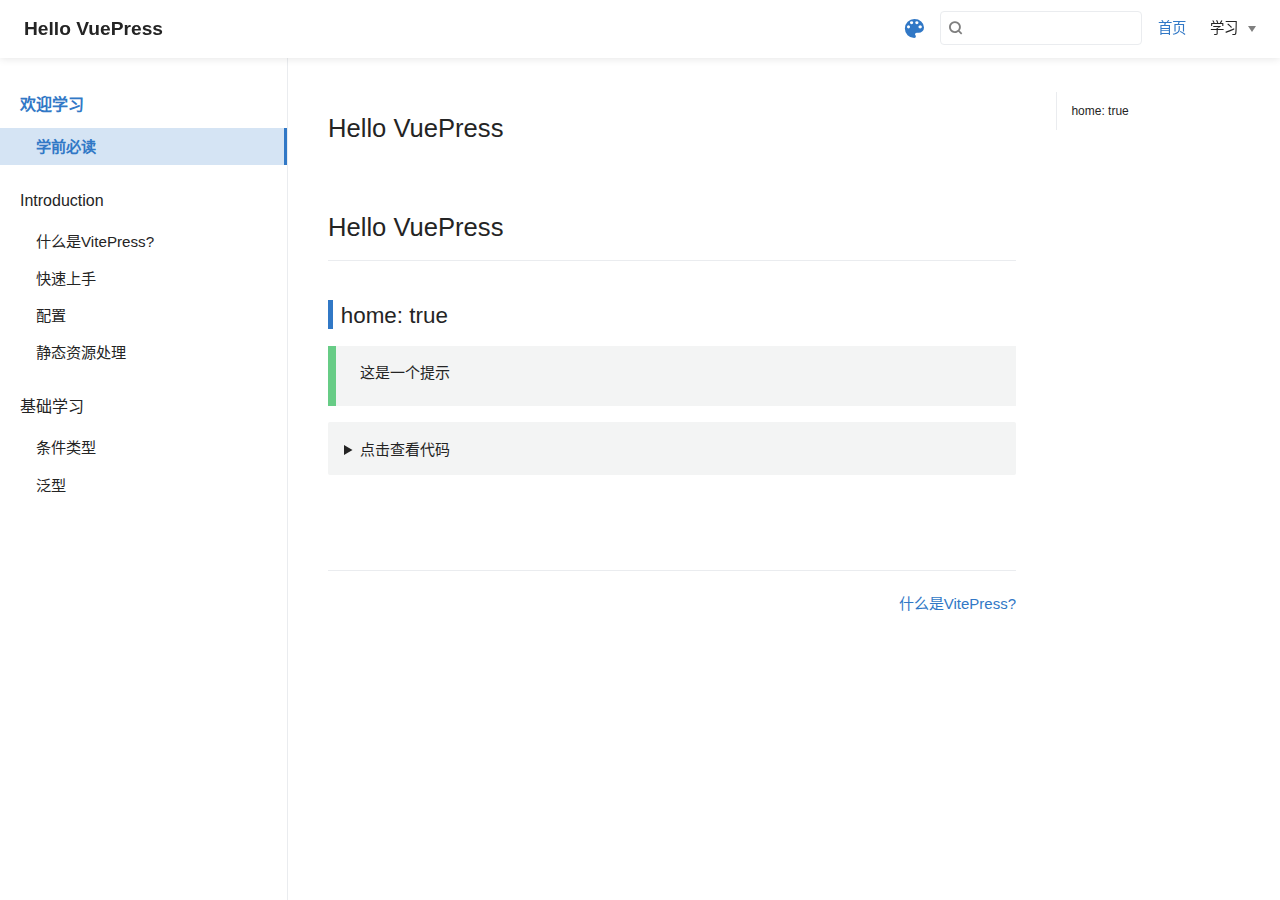
<file: index.html>
<!DOCTYPE html>
<html lang="zh-CN">
  <head>
    <meta charset="utf-8">
    <meta name="viewport" content="width=device-width,initial-scale=1">
    <title>Hello VuePress | Hello VuePress</title>
    <meta name="generator" content="VuePress 1.9.7">
    
    <meta name="description" content="Just playing around">
    
    <link rel="preload" href="/assets/css/0.styles.9ec09f84.css" as="style"><link rel="preload" href="/assets/js/app.ab8c7c1a.js" as="script"><link rel="preload" href="/assets/js/3.e4073929.js" as="script"><link rel="preload" href="/assets/js/1.f9994a08.js" as="script"><link rel="preload" href="/assets/js/10.42ec60f9.js" as="script"><link rel="prefetch" href="/assets/js/11.5c11dfa0.js"><link rel="prefetch" href="/assets/js/12.8bbec2e8.js"><link rel="prefetch" href="/assets/js/13.dae39ac3.js"><link rel="prefetch" href="/assets/js/14.5789e992.js"><link rel="prefetch" href="/assets/js/15.0bfd55b7.js"><link rel="prefetch" href="/assets/js/16.4bf716c8.js"><link rel="prefetch" href="/assets/js/4.1c403fee.js"><link rel="prefetch" href="/assets/js/5.ba9c2a3c.js"><link rel="prefetch" href="/assets/js/6.7bc1a28c.js"><link rel="prefetch" href="/assets/js/7.ba86839b.js"><link rel="prefetch" href="/assets/js/8.1e07915a.js"><link rel="prefetch" href="/assets/js/9.17291142.js">
    <link rel="stylesheet" href="/assets/css/0.styles.9ec09f84.css">
  </head>
  <body>
    <div id="app" data-server-rendered="true"><div class="theme-container" data-v-7dd95ae2><div data-v-7dd95ae2><div class="password-shadow password-wrapper-out" style="display:none;" data-v-59e6cb88 data-v-7dd95ae2 data-v-7dd95ae2><h3 class="title" data-v-59e6cb88>Hello VuePress</h3> <p class="description" data-v-59e6cb88>Just playing around</p> <label id="box" class="inputBox" data-v-59e6cb88><input type="password" value="" data-v-59e6cb88> <span data-v-59e6cb88>Konck! Knock!</span> <button data-v-59e6cb88>OK</button></label> <div class="footer" data-v-59e6cb88><span data-v-59e6cb88><i class="iconfont reco-theme" data-v-59e6cb88></i> <a target="blank" href="https://vuepress-theme-reco.recoluan.com" data-v-59e6cb88>vuePress-theme-reco</a></span> <span data-v-59e6cb88><i class="iconfont reco-copyright" data-v-59e6cb88></i> <a data-v-59e6cb88><!---->
          
        <!---->
        2023
      </a></span></div></div> <div class="hide" data-v-7dd95ae2><header class="navbar" data-v-7dd95ae2><div class="sidebar-button"><svg xmlns="http://www.w3.org/2000/svg" aria-hidden="true" role="img" viewBox="0 0 448 512" class="icon"><path fill="currentColor" d="M436 124H12c-6.627 0-12-5.373-12-12V80c0-6.627 5.373-12 12-12h424c6.627 0 12 5.373 12 12v32c0 6.627-5.373 12-12 12zm0 160H12c-6.627 0-12-5.373-12-12v-32c0-6.627 5.373-12 12-12h424c6.627 0 12 5.373 12 12v32c0 6.627-5.373 12-12 12zm0 160H12c-6.627 0-12-5.373-12-12v-32c0-6.627 5.373-12 12-12h424c6.627 0 12 5.373 12 12v32c0 6.627-5.373 12-12 12z"></path></svg></div> <a href="/" aria-current="page" class="home-link router-link-exact-active router-link-active"><!----> <span class="site-name">Hello VuePress</span></a> <div class="links"><div class="color-picker"><a class="color-button"><i class="iconfont reco-color"></i></a> <div class="color-picker-menu" style="display:none;"><div class="mode-options"><h4 class="title">Choose mode</h4> <ul class="color-mode-options"><li class="dark">dark</li><li class="auto active">auto</li><li class="light">light</li></ul></div></div></div> <div class="search-box"><i class="iconfont reco-search"></i> <input aria-label="Search" autocomplete="off" spellcheck="false" value=""> <!----></div> <nav class="nav-links can-hide"><div class="nav-item"><a href="/" aria-current="page" class="nav-link router-link-exact-active router-link-active"><i class="undefined"></i>
  首页
</a></div><div class="nav-item"><div class="dropdown-wrapper"><a class="dropdown-title"><span class="title"><i class="undefined"></i>
      学习
    </span> <span class="arrow right"></span></a> <ul class="nav-dropdown" style="display:none;"><li class="dropdown-item"><!----> <a href="https://v2.cn.vuejs.org/v2/guide/" target="_blank" rel="noopener noreferrer" class="nav-link external"><i class="undefined"></i>
  教程
  <span><svg xmlns="http://www.w3.org/2000/svg" aria-hidden="true" focusable="false" x="0px" y="0px" viewBox="0 0 100 100" width="15" height="15" class="icon outbound"><path fill="currentColor" d="M18.8,85.1h56l0,0c2.2,0,4-1.8,4-4v-32h-8v28h-48v-48h28v-8h-32l0,0c-2.2,0-4,1.8-4,4v56C14.8,83.3,16.6,85.1,18.8,85.1z"></path> <polygon fill="currentColor" points="45.7,48.7 51.3,54.3 77.2,28.5 77.2,37.2 85.2,37.2 85.2,14.9 62.8,14.9 62.8,22.9 71.5,22.9"></polygon></svg> <span class="sr-only">(opens new window)</span></span></a></li><li class="dropdown-item"><!----> <a href="https://v2.cn.vuejs.org/v2/api/" target="_blank" rel="noopener noreferrer" class="nav-link external"><i class="undefined"></i>
  API
  <span><svg xmlns="http://www.w3.org/2000/svg" aria-hidden="true" focusable="false" x="0px" y="0px" viewBox="0 0 100 100" width="15" height="15" class="icon outbound"><path fill="currentColor" d="M18.8,85.1h56l0,0c2.2,0,4-1.8,4-4v-32h-8v28h-48v-48h28v-8h-32l0,0c-2.2,0-4,1.8-4,4v56C14.8,83.3,16.6,85.1,18.8,85.1z"></path> <polygon fill="currentColor" points="45.7,48.7 51.3,54.3 77.2,28.5 77.2,37.2 85.2,37.2 85.2,14.9 62.8,14.9 62.8,22.9 71.5,22.9"></polygon></svg> <span class="sr-only">(opens new window)</span></span></a></li><li class="dropdown-item"><!----> <a href="https://v2.cn.vuejs.org/v2/style-guide/" target="_blank" rel="noopener noreferrer" class="nav-link external"><i class="undefined"></i>
  风格指南
  <span><svg xmlns="http://www.w3.org/2000/svg" aria-hidden="true" focusable="false" x="0px" y="0px" viewBox="0 0 100 100" width="15" height="15" class="icon outbound"><path fill="currentColor" d="M18.8,85.1h56l0,0c2.2,0,4-1.8,4-4v-32h-8v28h-48v-48h28v-8h-32l0,0c-2.2,0-4,1.8-4,4v56C14.8,83.3,16.6,85.1,18.8,85.1z"></path> <polygon fill="currentColor" points="45.7,48.7 51.3,54.3 77.2,28.5 77.2,37.2 85.2,37.2 85.2,14.9 62.8,14.9 62.8,22.9 71.5,22.9"></polygon></svg> <span class="sr-only">(opens new window)</span></span></a></li></ul></div></div> <!----></nav></div></header> <div class="sidebar-mask" data-v-7dd95ae2></div> <aside class="sidebar" data-v-7dd95ae2><div class="personal-info-wrapper" data-v-1fad0c41 data-v-7dd95ae2><!----> <!----> <div class="num" data-v-1fad0c41><div data-v-1fad0c41><h3 data-v-1fad0c41>7</h3> <h6 data-v-1fad0c41>文章</h6></div> <div data-v-1fad0c41><h3 data-v-1fad0c41>0</h3> <h6 data-v-1fad0c41>标签</h6></div></div> <ul class="social-links" data-v-1fad0c41></ul> <hr data-v-1fad0c41></div> <nav class="nav-links"><div class="nav-item"><a href="/" aria-current="page" class="nav-link router-link-exact-active router-link-active"><i class="undefined"></i>
  首页
</a></div><div class="nav-item"><div class="dropdown-wrapper"><a class="dropdown-title"><span class="title"><i class="undefined"></i>
      学习
    </span> <span class="arrow right"></span></a> <ul class="nav-dropdown" style="display:none;"><li class="dropdown-item"><!----> <a href="https://v2.cn.vuejs.org/v2/guide/" target="_blank" rel="noopener noreferrer" class="nav-link external"><i class="undefined"></i>
  教程
  <span><svg xmlns="http://www.w3.org/2000/svg" aria-hidden="true" focusable="false" x="0px" y="0px" viewBox="0 0 100 100" width="15" height="15" class="icon outbound"><path fill="currentColor" d="M18.8,85.1h56l0,0c2.2,0,4-1.8,4-4v-32h-8v28h-48v-48h28v-8h-32l0,0c-2.2,0-4,1.8-4,4v56C14.8,83.3,16.6,85.1,18.8,85.1z"></path> <polygon fill="currentColor" points="45.7,48.7 51.3,54.3 77.2,28.5 77.2,37.2 85.2,37.2 85.2,14.9 62.8,14.9 62.8,22.9 71.5,22.9"></polygon></svg> <span class="sr-only">(opens new window)</span></span></a></li><li class="dropdown-item"><!----> <a href="https://v2.cn.vuejs.org/v2/api/" target="_blank" rel="noopener noreferrer" class="nav-link external"><i class="undefined"></i>
  API
  <span><svg xmlns="http://www.w3.org/2000/svg" aria-hidden="true" focusable="false" x="0px" y="0px" viewBox="0 0 100 100" width="15" height="15" class="icon outbound"><path fill="currentColor" d="M18.8,85.1h56l0,0c2.2,0,4-1.8,4-4v-32h-8v28h-48v-48h28v-8h-32l0,0c-2.2,0-4,1.8-4,4v56C14.8,83.3,16.6,85.1,18.8,85.1z"></path> <polygon fill="currentColor" points="45.7,48.7 51.3,54.3 77.2,28.5 77.2,37.2 85.2,37.2 85.2,14.9 62.8,14.9 62.8,22.9 71.5,22.9"></polygon></svg> <span class="sr-only">(opens new window)</span></span></a></li><li class="dropdown-item"><!----> <a href="https://v2.cn.vuejs.org/v2/style-guide/" target="_blank" rel="noopener noreferrer" class="nav-link external"><i class="undefined"></i>
  风格指南
  <span><svg xmlns="http://www.w3.org/2000/svg" aria-hidden="true" focusable="false" x="0px" y="0px" viewBox="0 0 100 100" width="15" height="15" class="icon outbound"><path fill="currentColor" d="M18.8,85.1h56l0,0c2.2,0,4-1.8,4-4v-32h-8v28h-48v-48h28v-8h-32l0,0c-2.2,0-4,1.8-4,4v56C14.8,83.3,16.6,85.1,18.8,85.1z"></path> <polygon fill="currentColor" points="45.7,48.7 51.3,54.3 77.2,28.5 77.2,37.2 85.2,37.2 85.2,14.9 62.8,14.9 62.8,22.9 71.5,22.9"></polygon></svg> <span class="sr-only">(opens new window)</span></span></a></li></ul></div></div> <!----></nav> <ul class="sidebar-links"><li><section class="sidebar-group depth-0"><a href="/" aria-current="page" class="sidebar-heading clickable router-link-exact-active router-link-active open active"><span>欢迎学习</span> <!----></a> <ul class="sidebar-links sidebar-group-items"><li><a href="/" aria-current="page" class="active sidebar-link">学前必读</a></li></ul></section></li><li><section class="sidebar-group depth-0"><a href="/intro/vitepress" class="sidebar-heading clickable"><span>Introduction</span> <!----></a> <ul class="sidebar-links sidebar-group-items"><li><a href="/intro/vitepress.html" class="sidebar-link">什么是VitePress?</a></li><li><a href="/intro/getting-started.html" class="sidebar-link">快速上手</a></li><li><a href="/intro/configuration.html" class="sidebar-link">配置</a></li><li><a href="/intro/assets.html" class="sidebar-link">静态资源处理</a></li></ul></section></li><li><section class="sidebar-group depth-0"><a href="/handbook/ConditionalTypes" class="sidebar-heading clickable"><span>基础学习</span> <!----></a> <ul class="sidebar-links sidebar-group-items"><li><a href="/handbook/ConditionalTypes.html" class="sidebar-link">条件类型</a></li><li><a href="/handbook/Generics.html" class="sidebar-link">泛型</a></li></ul></section></li></ul> </aside> <div class="password-shadow password-wrapper-in" style="display:none;" data-v-59e6cb88 data-v-7dd95ae2><h3 class="title" data-v-59e6cb88></h3> <!----> <label id="box" class="inputBox" data-v-59e6cb88><input type="password" value="" data-v-59e6cb88> <span data-v-59e6cb88>Konck! Knock!</span> <button data-v-59e6cb88>OK</button></label> <div class="footer" data-v-59e6cb88><span data-v-59e6cb88><i class="iconfont reco-theme" data-v-59e6cb88></i> <a target="blank" href="https://vuepress-theme-reco.recoluan.com" data-v-59e6cb88>vuePress-theme-reco</a></span> <span data-v-59e6cb88><i class="iconfont reco-copyright" data-v-59e6cb88></i> <a data-v-59e6cb88><!---->
          
        <!---->
        2023
      </a></span></div></div> <div data-v-7dd95ae2><div data-v-7dd95ae2><main class="page"><section style="display:;"><div class="page-title"><h1 class="title">Hello VuePress</h1> <div data-v-8a445198><!----> <!----> <!----> <!----></div></div> <div class="theme-reco-content content__default"><h1 id="hello-vuepress"><a href="#hello-vuepress" class="header-anchor">#</a> Hello VuePress</h1> <hr> <h2 id="home-true"><a href="#home-true" class="header-anchor">#</a> home: true</h2> <div class="custom-block tip"><p class="title"></p><p>这是一个提示</p></div><details class="custom-block details"><summary>点击查看代码</summary> <div class="language-js line-numbers-mode"><pre class="language-js"><code>console<span class="token punctuation">.</span><span class="token function">log</span><span class="token punctuation">(</span><span class="token string">&quot;你好，VuePress！&quot;</span><span class="token punctuation">)</span><span class="token punctuation">;</span>
</code></pre> <div class="line-numbers-wrapper"><span class="line-number">1</span><br></div></div><div class="language-js line-numbers-mode"><pre class="language-js"><code><span class="token keyword">export</span> <span class="token keyword">default</span> <span class="token punctuation">{</span>
  <span class="token literal-property property">name</span><span class="token operator">:</span> <span class="token string">&quot;MyComponent&quot;</span><span class="token punctuation">,</span>
  <span class="token comment">// ...</span>
<span class="token punctuation">}</span><span class="token punctuation">;</span>
</code></pre> <div class="line-numbers-wrapper"><span class="line-number">1</span><br><span class="line-number">2</span><br><span class="line-number">3</span><br><span class="line-number">4</span><br></div></div><div class="language-html line-numbers-mode"><pre class="language-html"><code><span class="token tag"><span class="token tag"><span class="token punctuation">&lt;</span>ul</span><span class="token punctuation">&gt;</span></span>
  <span class="token tag"><span class="token tag"><span class="token punctuation">&lt;</span>li</span> <span class="token attr-name">v-for</span><span class="token attr-value"><span class="token punctuation attr-equals">=</span><span class="token punctuation">&quot;</span>todo in todos<span class="token punctuation">&quot;</span></span> <span class="token attr-name">:key</span><span class="token attr-value"><span class="token punctuation attr-equals">=</span><span class="token punctuation">&quot;</span>todo.id<span class="token punctuation">&quot;</span></span><span class="token punctuation">&gt;</span></span>{{ todo.text }}<span class="token tag"><span class="token tag"><span class="token punctuation">&lt;/</span>li</span><span class="token punctuation">&gt;</span></span>
<span class="token tag"><span class="token tag"><span class="token punctuation">&lt;/</span>ul</span><span class="token punctuation">&gt;</span></span>
</code></pre> <div class="line-numbers-wrapper"><span class="line-number">1</span><br><span class="line-number">2</span><br><span class="line-number">3</span><br></div></div><div class="language-js line-numbers-mode"><div class="highlight-lines"><br><br><br><div class="highlighted"> </div><br><br><br><br></div><pre class="language-js"><code><span class="token keyword">export</span> <span class="token keyword">default</span> <span class="token punctuation">{</span>
  <span class="token function">data</span><span class="token punctuation">(</span><span class="token punctuation">)</span> <span class="token punctuation">{</span>
    <span class="token keyword">return</span> <span class="token punctuation">{</span>
      <span class="token literal-property property">msg</span><span class="token operator">:</span> <span class="token string">&quot;Highlighted!&quot;</span><span class="token punctuation">,</span>
    <span class="token punctuation">}</span><span class="token punctuation">;</span>
  <span class="token punctuation">}</span><span class="token punctuation">,</span>
<span class="token punctuation">}</span><span class="token punctuation">;</span>
</code></pre><div class="line-numbers-wrapper"><span class="line-number">1</span><br><span class="line-number">2</span><br><span class="line-number">3</span><br><span class="line-number">4</span><br><span class="line-number">5</span><br><span class="line-number">6</span><br><span class="line-number">7</span><br></div></div></details></div></section> <footer class="page-edit"><!----> <!----></footer> <div class="page-nav"><p class="inner"><!----> <span class="next"><a href="/intro/vitepress.html">
          什么是VitePress?
        </a></span></p></div> <div class="comments-wrapper"><!----></div></main></div> <!----></div> <ul class="sub-sidebar sub-sidebar-wrapper" style="width:12rem;" data-v-b57cc07c data-v-7dd95ae2><li class="level-2" data-v-b57cc07c><a href="/#home-true" class="sidebar-link reco-side-home-true" data-v-b57cc07c>home: true</a></li></ul></div></div></div><div class="global-ui"><div class="back-to-ceiling" style="right:1rem;bottom:6rem;width:2.5rem;height:2.5rem;border-radius:.25rem;line-height:2.5rem;display:none;" data-v-c6073ba8 data-v-c6073ba8><svg t="1574745035067" viewBox="0 0 1024 1024" version="1.1" xmlns="http://www.w3.org/2000/svg" p-id="5404" class="icon" data-v-c6073ba8><path d="M526.60727968 10.90185116a27.675 27.675 0 0 0-29.21455937 0c-131.36607665 82.28402758-218.69155461 228.01873535-218.69155402 394.07834331a462.20625001 462.20625001 0 0 0 5.36959153 69.94390903c1.00431239 6.55289093-0.34802892 13.13561351-3.76865779 18.80351572-32.63518765 54.11355614-51.75690182 118.55860487-51.7569018 187.94566865a371.06718723 371.06718723 0 0 0 11.50484808 91.98906777c6.53300375 25.50556257 41.68394495 28.14064038 52.69160883 4.22606766 17.37162448-37.73630017 42.14135425-72.50938081 72.80769204-103.21549295 2.18761121 3.04276886 4.15646224 6.24463696 6.40373557 9.22774369a1871.4375 1871.4375 0 0 0 140.04691725 5.34970492 1866.36093723 1866.36093723 0 0 0 140.04691723-5.34970492c2.24727335-2.98310674 4.21612437-6.18497483 6.3937923-9.2178004 30.66633723 30.70611158 55.4360664 65.4791928 72.80769147 103.21549355 11.00766384 23.91457269 46.15860503 21.27949489 52.69160879-4.22606768a371.15156223 371.15156223 0 0 0 11.514792-91.99901164c0-69.36717486-19.13165746-133.82216804-51.75690182-187.92578088-3.42062944-5.66790279-4.76302748-12.26056868-3.76865837-18.80351632a462.20625001 462.20625001 0 0 0 5.36959269-69.943909c-0.00994388-166.08943902-87.32547796-311.81420293-218.6915546-394.09823051zM605.93803103 357.87693858a93.93749974 93.93749974 0 1 1-187.89594924 6.1e-7 93.93749974 93.93749974 0 0 1 187.89594924-6.1e-7z" p-id="5405" data-v-c6073ba8></path><path d="M429.50777625 765.63860547C429.50777625 803.39355007 466.44236686 1000.39046097 512.00932183 1000.39046097c45.56695499 0 82.4922232-197.00623328 82.5015456-234.7518555 0-37.75494459-36.9345906-68.35043303-82.4922232-68.34111062-45.57627738-0.00932239-82.52019037 30.59548842-82.51086798 68.34111062z" p-id="5406" data-v-c6073ba8></path></svg></div></div></div>
    <script src="/assets/js/app.ab8c7c1a.js" defer></script><script src="/assets/js/3.e4073929.js" defer></script><script src="/assets/js/1.f9994a08.js" defer></script><script src="/assets/js/10.42ec60f9.js" defer></script>
  </body>
</html>
</file>
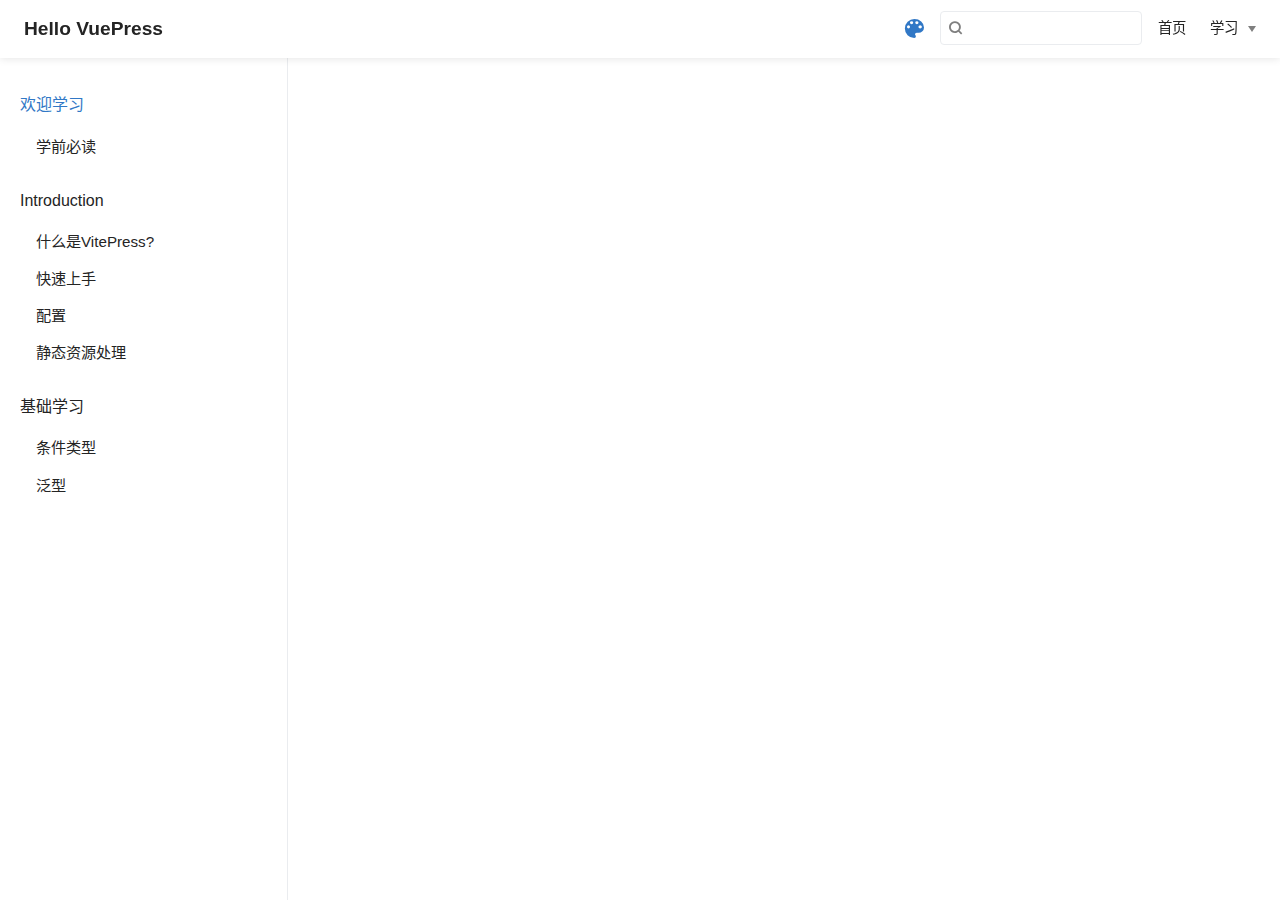
<file: categories/index.html>
<!DOCTYPE html>
<html lang="zh-CN">
  <head>
    <meta charset="utf-8">
    <meta name="viewport" content="width=device-width,initial-scale=1">
    <title>Categories | Hello VuePress</title>
    <meta name="generator" content="VuePress 1.9.7">
    
    <meta name="description" content="Just playing around">
    
    <link rel="preload" href="/assets/css/0.styles.9ec09f84.css" as="style"><link rel="preload" href="/assets/js/app.ab8c7c1a.js" as="script"><link rel="preload" href="/assets/js/3.e4073929.js" as="script"><link rel="preload" href="/assets/js/1.f9994a08.js" as="script"><link rel="prefetch" href="/assets/js/10.42ec60f9.js"><link rel="prefetch" href="/assets/js/11.5c11dfa0.js"><link rel="prefetch" href="/assets/js/12.8bbec2e8.js"><link rel="prefetch" href="/assets/js/13.dae39ac3.js"><link rel="prefetch" href="/assets/js/14.5789e992.js"><link rel="prefetch" href="/assets/js/15.0bfd55b7.js"><link rel="prefetch" href="/assets/js/16.4bf716c8.js"><link rel="prefetch" href="/assets/js/4.1c403fee.js"><link rel="prefetch" href="/assets/js/5.ba9c2a3c.js"><link rel="prefetch" href="/assets/js/6.7bc1a28c.js"><link rel="prefetch" href="/assets/js/7.ba86839b.js"><link rel="prefetch" href="/assets/js/8.1e07915a.js"><link rel="prefetch" href="/assets/js/9.17291142.js">
    <link rel="stylesheet" href="/assets/css/0.styles.9ec09f84.css">
  </head>
  <body>
    <div id="app" data-server-rendered="true"><div class="theme-container" data-v-7dd95ae2><div data-v-7dd95ae2><div class="password-shadow password-wrapper-out" style="display:none;" data-v-59e6cb88 data-v-7dd95ae2 data-v-7dd95ae2><h3 class="title" data-v-59e6cb88>Hello VuePress</h3> <p class="description" data-v-59e6cb88>Just playing around</p> <label id="box" class="inputBox" data-v-59e6cb88><input type="password" value="" data-v-59e6cb88> <span data-v-59e6cb88>Konck! Knock!</span> <button data-v-59e6cb88>OK</button></label> <div class="footer" data-v-59e6cb88><span data-v-59e6cb88><i class="iconfont reco-theme" data-v-59e6cb88></i> <a target="blank" href="https://vuepress-theme-reco.recoluan.com" data-v-59e6cb88>vuePress-theme-reco</a></span> <span data-v-59e6cb88><i class="iconfont reco-copyright" data-v-59e6cb88></i> <a data-v-59e6cb88><!---->
          
        <!---->
        2023
      </a></span></div></div> <div class="hide" data-v-7dd95ae2><header class="navbar" data-v-7dd95ae2><div class="sidebar-button"><svg xmlns="http://www.w3.org/2000/svg" aria-hidden="true" role="img" viewBox="0 0 448 512" class="icon"><path fill="currentColor" d="M436 124H12c-6.627 0-12-5.373-12-12V80c0-6.627 5.373-12 12-12h424c6.627 0 12 5.373 12 12v32c0 6.627-5.373 12-12 12zm0 160H12c-6.627 0-12-5.373-12-12v-32c0-6.627 5.373-12 12-12h424c6.627 0 12 5.373 12 12v32c0 6.627-5.373 12-12 12zm0 160H12c-6.627 0-12-5.373-12-12v-32c0-6.627 5.373-12 12-12h424c6.627 0 12 5.373 12 12v32c0 6.627-5.373 12-12 12z"></path></svg></div> <a href="/" class="home-link router-link-active"><!----> <span class="site-name">Hello VuePress</span></a> <div class="links"><div class="color-picker"><a class="color-button"><i class="iconfont reco-color"></i></a> <div class="color-picker-menu" style="display:none;"><div class="mode-options"><h4 class="title">Choose mode</h4> <ul class="color-mode-options"><li class="dark">dark</li><li class="auto active">auto</li><li class="light">light</li></ul></div></div></div> <div class="search-box"><i class="iconfont reco-search"></i> <input aria-label="Search" autocomplete="off" spellcheck="false" value=""> <!----></div> <nav class="nav-links can-hide"><div class="nav-item"><a href="/" class="nav-link"><i class="undefined"></i>
  首页
</a></div><div class="nav-item"><div class="dropdown-wrapper"><a class="dropdown-title"><span class="title"><i class="undefined"></i>
      学习
    </span> <span class="arrow right"></span></a> <ul class="nav-dropdown" style="display:none;"><li class="dropdown-item"><!----> <a href="https://v2.cn.vuejs.org/v2/guide/" target="_blank" rel="noopener noreferrer" class="nav-link external"><i class="undefined"></i>
  教程
  <span><svg xmlns="http://www.w3.org/2000/svg" aria-hidden="true" focusable="false" x="0px" y="0px" viewBox="0 0 100 100" width="15" height="15" class="icon outbound"><path fill="currentColor" d="M18.8,85.1h56l0,0c2.2,0,4-1.8,4-4v-32h-8v28h-48v-48h28v-8h-32l0,0c-2.2,0-4,1.8-4,4v56C14.8,83.3,16.6,85.1,18.8,85.1z"></path> <polygon fill="currentColor" points="45.7,48.7 51.3,54.3 77.2,28.5 77.2,37.2 85.2,37.2 85.2,14.9 62.8,14.9 62.8,22.9 71.5,22.9"></polygon></svg> <span class="sr-only">(opens new window)</span></span></a></li><li class="dropdown-item"><!----> <a href="https://v2.cn.vuejs.org/v2/api/" target="_blank" rel="noopener noreferrer" class="nav-link external"><i class="undefined"></i>
  API
  <span><svg xmlns="http://www.w3.org/2000/svg" aria-hidden="true" focusable="false" x="0px" y="0px" viewBox="0 0 100 100" width="15" height="15" class="icon outbound"><path fill="currentColor" d="M18.8,85.1h56l0,0c2.2,0,4-1.8,4-4v-32h-8v28h-48v-48h28v-8h-32l0,0c-2.2,0-4,1.8-4,4v56C14.8,83.3,16.6,85.1,18.8,85.1z"></path> <polygon fill="currentColor" points="45.7,48.7 51.3,54.3 77.2,28.5 77.2,37.2 85.2,37.2 85.2,14.9 62.8,14.9 62.8,22.9 71.5,22.9"></polygon></svg> <span class="sr-only">(opens new window)</span></span></a></li><li class="dropdown-item"><!----> <a href="https://v2.cn.vuejs.org/v2/style-guide/" target="_blank" rel="noopener noreferrer" class="nav-link external"><i class="undefined"></i>
  风格指南
  <span><svg xmlns="http://www.w3.org/2000/svg" aria-hidden="true" focusable="false" x="0px" y="0px" viewBox="0 0 100 100" width="15" height="15" class="icon outbound"><path fill="currentColor" d="M18.8,85.1h56l0,0c2.2,0,4-1.8,4-4v-32h-8v28h-48v-48h28v-8h-32l0,0c-2.2,0-4,1.8-4,4v56C14.8,83.3,16.6,85.1,18.8,85.1z"></path> <polygon fill="currentColor" points="45.7,48.7 51.3,54.3 77.2,28.5 77.2,37.2 85.2,37.2 85.2,14.9 62.8,14.9 62.8,22.9 71.5,22.9"></polygon></svg> <span class="sr-only">(opens new window)</span></span></a></li></ul></div></div> <!----></nav></div></header> <div class="sidebar-mask" data-v-7dd95ae2></div> <aside class="sidebar" data-v-7dd95ae2><div class="personal-info-wrapper" data-v-1fad0c41 data-v-7dd95ae2><!----> <!----> <div class="num" data-v-1fad0c41><div data-v-1fad0c41><h3 data-v-1fad0c41>7</h3> <h6 data-v-1fad0c41>文章</h6></div> <div data-v-1fad0c41><h3 data-v-1fad0c41>0</h3> <h6 data-v-1fad0c41>标签</h6></div></div> <ul class="social-links" data-v-1fad0c41></ul> <hr data-v-1fad0c41></div> <nav class="nav-links"><div class="nav-item"><a href="/" class="nav-link"><i class="undefined"></i>
  首页
</a></div><div class="nav-item"><div class="dropdown-wrapper"><a class="dropdown-title"><span class="title"><i class="undefined"></i>
      学习
    </span> <span class="arrow right"></span></a> <ul class="nav-dropdown" style="display:none;"><li class="dropdown-item"><!----> <a href="https://v2.cn.vuejs.org/v2/guide/" target="_blank" rel="noopener noreferrer" class="nav-link external"><i class="undefined"></i>
  教程
  <span><svg xmlns="http://www.w3.org/2000/svg" aria-hidden="true" focusable="false" x="0px" y="0px" viewBox="0 0 100 100" width="15" height="15" class="icon outbound"><path fill="currentColor" d="M18.8,85.1h56l0,0c2.2,0,4-1.8,4-4v-32h-8v28h-48v-48h28v-8h-32l0,0c-2.2,0-4,1.8-4,4v56C14.8,83.3,16.6,85.1,18.8,85.1z"></path> <polygon fill="currentColor" points="45.7,48.7 51.3,54.3 77.2,28.5 77.2,37.2 85.2,37.2 85.2,14.9 62.8,14.9 62.8,22.9 71.5,22.9"></polygon></svg> <span class="sr-only">(opens new window)</span></span></a></li><li class="dropdown-item"><!----> <a href="https://v2.cn.vuejs.org/v2/api/" target="_blank" rel="noopener noreferrer" class="nav-link external"><i class="undefined"></i>
  API
  <span><svg xmlns="http://www.w3.org/2000/svg" aria-hidden="true" focusable="false" x="0px" y="0px" viewBox="0 0 100 100" width="15" height="15" class="icon outbound"><path fill="currentColor" d="M18.8,85.1h56l0,0c2.2,0,4-1.8,4-4v-32h-8v28h-48v-48h28v-8h-32l0,0c-2.2,0-4,1.8-4,4v56C14.8,83.3,16.6,85.1,18.8,85.1z"></path> <polygon fill="currentColor" points="45.7,48.7 51.3,54.3 77.2,28.5 77.2,37.2 85.2,37.2 85.2,14.9 62.8,14.9 62.8,22.9 71.5,22.9"></polygon></svg> <span class="sr-only">(opens new window)</span></span></a></li><li class="dropdown-item"><!----> <a href="https://v2.cn.vuejs.org/v2/style-guide/" target="_blank" rel="noopener noreferrer" class="nav-link external"><i class="undefined"></i>
  风格指南
  <span><svg xmlns="http://www.w3.org/2000/svg" aria-hidden="true" focusable="false" x="0px" y="0px" viewBox="0 0 100 100" width="15" height="15" class="icon outbound"><path fill="currentColor" d="M18.8,85.1h56l0,0c2.2,0,4-1.8,4-4v-32h-8v28h-48v-48h28v-8h-32l0,0c-2.2,0-4,1.8-4,4v56C14.8,83.3,16.6,85.1,18.8,85.1z"></path> <polygon fill="currentColor" points="45.7,48.7 51.3,54.3 77.2,28.5 77.2,37.2 85.2,37.2 85.2,14.9 62.8,14.9 62.8,22.9 71.5,22.9"></polygon></svg> <span class="sr-only">(opens new window)</span></span></a></li></ul></div></div> <!----></nav> <ul class="sidebar-links"><li><section class="sidebar-group depth-0"><a href="/" class="sidebar-heading clickable router-link-active open"><span>欢迎学习</span> <!----></a> <ul class="sidebar-links sidebar-group-items"><li><a href="/" aria-current="page" class="sidebar-link">学前必读</a></li></ul></section></li><li><section class="sidebar-group depth-0"><a href="/intro/vitepress" class="sidebar-heading clickable"><span>Introduction</span> <!----></a> <ul class="sidebar-links sidebar-group-items"><li><a href="/intro/vitepress.html" class="sidebar-link">什么是VitePress?</a></li><li><a href="/intro/getting-started.html" class="sidebar-link">快速上手</a></li><li><a href="/intro/configuration.html" class="sidebar-link">配置</a></li><li><a href="/intro/assets.html" class="sidebar-link">静态资源处理</a></li></ul></section></li><li><section class="sidebar-group depth-0"><a href="/handbook/ConditionalTypes" class="sidebar-heading clickable"><span>基础学习</span> <!----></a> <ul class="sidebar-links sidebar-group-items"><li><a href="/handbook/ConditionalTypes.html" class="sidebar-link">条件类型</a></li><li><a href="/handbook/Generics.html" class="sidebar-link">泛型</a></li></ul></section></li></ul> </aside> <div class="password-shadow password-wrapper-in" style="display:none;" data-v-59e6cb88 data-v-7dd95ae2><h3 class="title" data-v-59e6cb88>Categories</h3> <!----> <label id="box" class="inputBox" data-v-59e6cb88><input type="password" value="" data-v-59e6cb88> <span data-v-59e6cb88>Konck! Knock!</span> <button data-v-59e6cb88>OK</button></label> <div class="footer" data-v-59e6cb88><span data-v-59e6cb88><i class="iconfont reco-theme" data-v-59e6cb88></i> <a target="blank" href="https://vuepress-theme-reco.recoluan.com" data-v-59e6cb88>vuePress-theme-reco</a></span> <span data-v-59e6cb88><i class="iconfont reco-copyright" data-v-59e6cb88></i> <a data-v-59e6cb88><!---->
          
        <!---->
        2023
      </a></span></div></div> <div data-v-7dd95ae2><div data-v-7dd95ae2><main class="page" style="padding-right:0;"><section style="display:;"><div class="page-title"><h1 class="title"></h1> <div data-v-8a445198><!----> <!----> <!----> <!----></div></div> <!----></section> <footer class="page-edit"><!----> <!----></footer> <!----> <div class="comments-wrapper"><!----></div></main></div> <!----></div> <ul class="sub-sidebar sub-sidebar-wrapper" style="width:0;" data-v-b57cc07c data-v-7dd95ae2></ul></div></div></div><div class="global-ui"><div class="back-to-ceiling" style="right:1rem;bottom:6rem;width:2.5rem;height:2.5rem;border-radius:.25rem;line-height:2.5rem;display:none;" data-v-c6073ba8 data-v-c6073ba8><svg t="1574745035067" viewBox="0 0 1024 1024" version="1.1" xmlns="http://www.w3.org/2000/svg" p-id="5404" class="icon" data-v-c6073ba8><path d="M526.60727968 10.90185116a27.675 27.675 0 0 0-29.21455937 0c-131.36607665 82.28402758-218.69155461 228.01873535-218.69155402 394.07834331a462.20625001 462.20625001 0 0 0 5.36959153 69.94390903c1.00431239 6.55289093-0.34802892 13.13561351-3.76865779 18.80351572-32.63518765 54.11355614-51.75690182 118.55860487-51.7569018 187.94566865a371.06718723 371.06718723 0 0 0 11.50484808 91.98906777c6.53300375 25.50556257 41.68394495 28.14064038 52.69160883 4.22606766 17.37162448-37.73630017 42.14135425-72.50938081 72.80769204-103.21549295 2.18761121 3.04276886 4.15646224 6.24463696 6.40373557 9.22774369a1871.4375 1871.4375 0 0 0 140.04691725 5.34970492 1866.36093723 1866.36093723 0 0 0 140.04691723-5.34970492c2.24727335-2.98310674 4.21612437-6.18497483 6.3937923-9.2178004 30.66633723 30.70611158 55.4360664 65.4791928 72.80769147 103.21549355 11.00766384 23.91457269 46.15860503 21.27949489 52.69160879-4.22606768a371.15156223 371.15156223 0 0 0 11.514792-91.99901164c0-69.36717486-19.13165746-133.82216804-51.75690182-187.92578088-3.42062944-5.66790279-4.76302748-12.26056868-3.76865837-18.80351632a462.20625001 462.20625001 0 0 0 5.36959269-69.943909c-0.00994388-166.08943902-87.32547796-311.81420293-218.6915546-394.09823051zM605.93803103 357.87693858a93.93749974 93.93749974 0 1 1-187.89594924 6.1e-7 93.93749974 93.93749974 0 0 1 187.89594924-6.1e-7z" p-id="5405" data-v-c6073ba8></path><path d="M429.50777625 765.63860547C429.50777625 803.39355007 466.44236686 1000.39046097 512.00932183 1000.39046097c45.56695499 0 82.4922232-197.00623328 82.5015456-234.7518555 0-37.75494459-36.9345906-68.35043303-82.4922232-68.34111062-45.57627738-0.00932239-82.52019037 30.59548842-82.51086798 68.34111062z" p-id="5406" data-v-c6073ba8></path></svg></div></div></div>
    <script src="/assets/js/app.ab8c7c1a.js" defer></script><script src="/assets/js/3.e4073929.js" defer></script><script src="/assets/js/1.f9994a08.js" defer></script>
  </body>
</html>
</file>
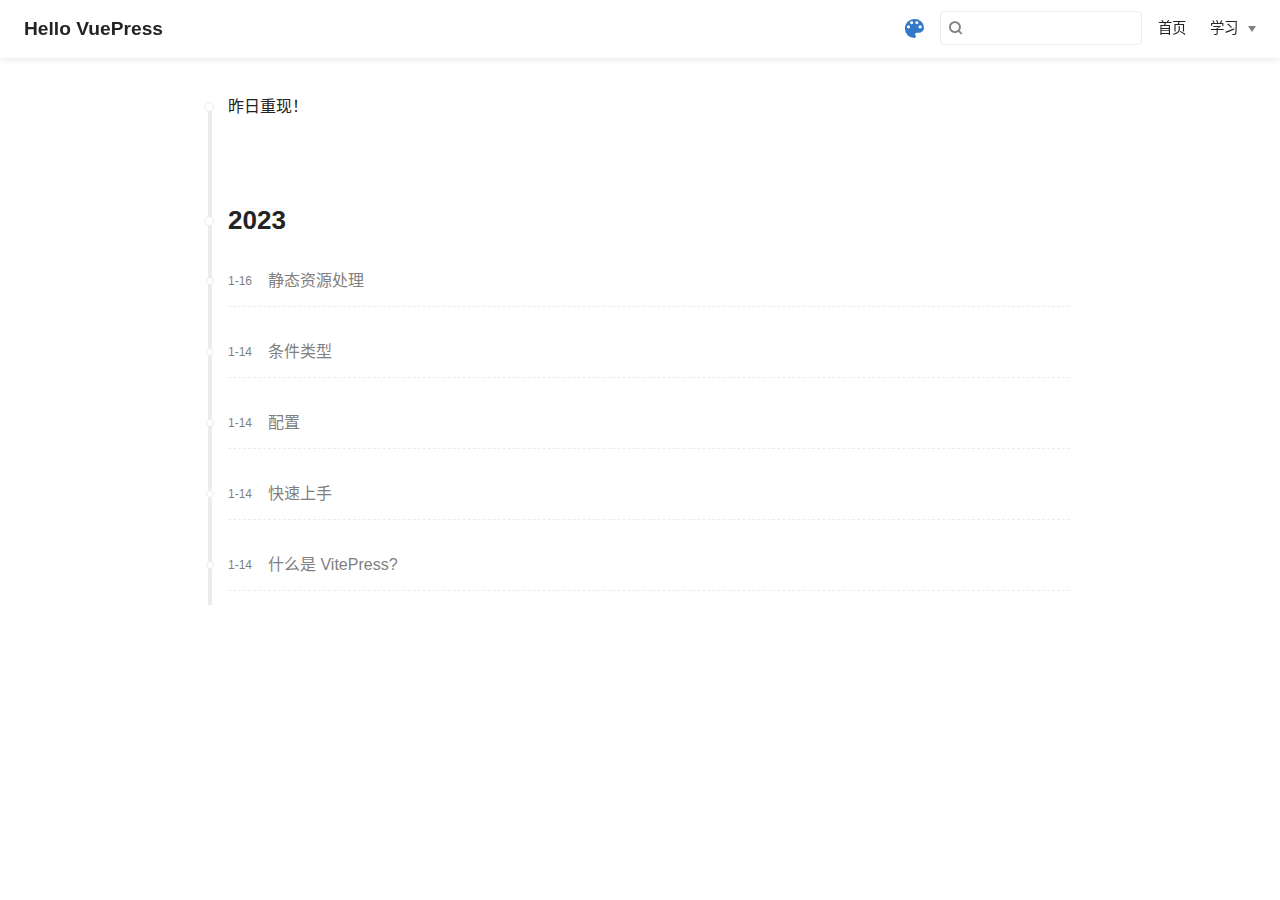
<file: timeline/index.html>
<!DOCTYPE html>
<html lang="zh-CN">
  <head>
    <meta charset="utf-8">
    <meta name="viewport" content="width=device-width,initial-scale=1">
    <title>Timeline | Hello VuePress</title>
    <meta name="generator" content="VuePress 1.9.7">
    
    <meta name="description" content="Just playing around">
    
    <link rel="preload" href="/assets/css/0.styles.9ec09f84.css" as="style"><link rel="preload" href="/assets/js/app.ab8c7c1a.js" as="script"><link rel="preload" href="/assets/js/8.1e07915a.js" as="script"><link rel="preload" href="/assets/js/1.f9994a08.js" as="script"><link rel="prefetch" href="/assets/js/10.42ec60f9.js"><link rel="prefetch" href="/assets/js/11.5c11dfa0.js"><link rel="prefetch" href="/assets/js/12.8bbec2e8.js"><link rel="prefetch" href="/assets/js/13.dae39ac3.js"><link rel="prefetch" href="/assets/js/14.5789e992.js"><link rel="prefetch" href="/assets/js/15.0bfd55b7.js"><link rel="prefetch" href="/assets/js/16.4bf716c8.js"><link rel="prefetch" href="/assets/js/3.e4073929.js"><link rel="prefetch" href="/assets/js/4.1c403fee.js"><link rel="prefetch" href="/assets/js/5.ba9c2a3c.js"><link rel="prefetch" href="/assets/js/6.7bc1a28c.js"><link rel="prefetch" href="/assets/js/7.ba86839b.js"><link rel="prefetch" href="/assets/js/9.17291142.js">
    <link rel="stylesheet" href="/assets/css/0.styles.9ec09f84.css">
  </head>
  <body>
    <div id="app" data-server-rendered="true"><div class="theme-container timeline-wrapper no-sidebar" data-v-7dd95ae2 data-v-5920e741><div data-v-7dd95ae2><div class="password-shadow password-wrapper-out" style="display:none;" data-v-59e6cb88 data-v-7dd95ae2 data-v-7dd95ae2><h3 class="title" data-v-59e6cb88>Hello VuePress</h3> <p class="description" data-v-59e6cb88>Just playing around</p> <label id="box" class="inputBox" data-v-59e6cb88><input type="password" value="" data-v-59e6cb88> <span data-v-59e6cb88>Konck! Knock!</span> <button data-v-59e6cb88>OK</button></label> <div class="footer" data-v-59e6cb88><span data-v-59e6cb88><i class="iconfont reco-theme" data-v-59e6cb88></i> <a target="blank" href="https://vuepress-theme-reco.recoluan.com" data-v-59e6cb88>vuePress-theme-reco</a></span> <span data-v-59e6cb88><i class="iconfont reco-copyright" data-v-59e6cb88></i> <a data-v-59e6cb88><!---->
          
        <!---->
        2023
      </a></span></div></div> <div class="hide" data-v-7dd95ae2><header class="navbar" data-v-7dd95ae2><div class="sidebar-button"><svg xmlns="http://www.w3.org/2000/svg" aria-hidden="true" role="img" viewBox="0 0 448 512" class="icon"><path fill="currentColor" d="M436 124H12c-6.627 0-12-5.373-12-12V80c0-6.627 5.373-12 12-12h424c6.627 0 12 5.373 12 12v32c0 6.627-5.373 12-12 12zm0 160H12c-6.627 0-12-5.373-12-12v-32c0-6.627 5.373-12 12-12h424c6.627 0 12 5.373 12 12v32c0 6.627-5.373 12-12 12zm0 160H12c-6.627 0-12-5.373-12-12v-32c0-6.627 5.373-12 12-12h424c6.627 0 12 5.373 12 12v32c0 6.627-5.373 12-12 12z"></path></svg></div> <a href="/" class="home-link router-link-active"><!----> <span class="site-name">Hello VuePress</span></a> <div class="links"><div class="color-picker"><a class="color-button"><i class="iconfont reco-color"></i></a> <div class="color-picker-menu" style="display:none;"><div class="mode-options"><h4 class="title">Choose mode</h4> <ul class="color-mode-options"><li class="dark">dark</li><li class="auto active">auto</li><li class="light">light</li></ul></div></div></div> <div class="search-box"><i class="iconfont reco-search"></i> <input aria-label="Search" autocomplete="off" spellcheck="false" value=""> <!----></div> <nav class="nav-links can-hide"><div class="nav-item"><a href="/" class="nav-link"><i class="undefined"></i>
  首页
</a></div><div class="nav-item"><div class="dropdown-wrapper"><a class="dropdown-title"><span class="title"><i class="undefined"></i>
      学习
    </span> <span class="arrow right"></span></a> <ul class="nav-dropdown" style="display:none;"><li class="dropdown-item"><!----> <a href="https://v2.cn.vuejs.org/v2/guide/" target="_blank" rel="noopener noreferrer" class="nav-link external"><i class="undefined"></i>
  教程
  <span><svg xmlns="http://www.w3.org/2000/svg" aria-hidden="true" focusable="false" x="0px" y="0px" viewBox="0 0 100 100" width="15" height="15" class="icon outbound"><path fill="currentColor" d="M18.8,85.1h56l0,0c2.2,0,4-1.8,4-4v-32h-8v28h-48v-48h28v-8h-32l0,0c-2.2,0-4,1.8-4,4v56C14.8,83.3,16.6,85.1,18.8,85.1z"></path> <polygon fill="currentColor" points="45.7,48.7 51.3,54.3 77.2,28.5 77.2,37.2 85.2,37.2 85.2,14.9 62.8,14.9 62.8,22.9 71.5,22.9"></polygon></svg> <span class="sr-only">(opens new window)</span></span></a></li><li class="dropdown-item"><!----> <a href="https://v2.cn.vuejs.org/v2/api/" target="_blank" rel="noopener noreferrer" class="nav-link external"><i class="undefined"></i>
  API
  <span><svg xmlns="http://www.w3.org/2000/svg" aria-hidden="true" focusable="false" x="0px" y="0px" viewBox="0 0 100 100" width="15" height="15" class="icon outbound"><path fill="currentColor" d="M18.8,85.1h56l0,0c2.2,0,4-1.8,4-4v-32h-8v28h-48v-48h28v-8h-32l0,0c-2.2,0-4,1.8-4,4v56C14.8,83.3,16.6,85.1,18.8,85.1z"></path> <polygon fill="currentColor" points="45.7,48.7 51.3,54.3 77.2,28.5 77.2,37.2 85.2,37.2 85.2,14.9 62.8,14.9 62.8,22.9 71.5,22.9"></polygon></svg> <span class="sr-only">(opens new window)</span></span></a></li><li class="dropdown-item"><!----> <a href="https://v2.cn.vuejs.org/v2/style-guide/" target="_blank" rel="noopener noreferrer" class="nav-link external"><i class="undefined"></i>
  风格指南
  <span><svg xmlns="http://www.w3.org/2000/svg" aria-hidden="true" focusable="false" x="0px" y="0px" viewBox="0 0 100 100" width="15" height="15" class="icon outbound"><path fill="currentColor" d="M18.8,85.1h56l0,0c2.2,0,4-1.8,4-4v-32h-8v28h-48v-48h28v-8h-32l0,0c-2.2,0-4,1.8-4,4v56C14.8,83.3,16.6,85.1,18.8,85.1z"></path> <polygon fill="currentColor" points="45.7,48.7 51.3,54.3 77.2,28.5 77.2,37.2 85.2,37.2 85.2,14.9 62.8,14.9 62.8,22.9 71.5,22.9"></polygon></svg> <span class="sr-only">(opens new window)</span></span></a></li></ul></div></div> <!----></nav></div></header> <div class="sidebar-mask" data-v-7dd95ae2></div> <aside class="sidebar" data-v-7dd95ae2><div class="personal-info-wrapper" data-v-1fad0c41 data-v-7dd95ae2><!----> <!----> <div class="num" data-v-1fad0c41><div data-v-1fad0c41><h3 data-v-1fad0c41>7</h3> <h6 data-v-1fad0c41>文章</h6></div> <div data-v-1fad0c41><h3 data-v-1fad0c41>0</h3> <h6 data-v-1fad0c41>标签</h6></div></div> <ul class="social-links" data-v-1fad0c41></ul> <hr data-v-1fad0c41></div> <nav class="nav-links"><div class="nav-item"><a href="/" class="nav-link"><i class="undefined"></i>
  首页
</a></div><div class="nav-item"><div class="dropdown-wrapper"><a class="dropdown-title"><span class="title"><i class="undefined"></i>
      学习
    </span> <span class="arrow right"></span></a> <ul class="nav-dropdown" style="display:none;"><li class="dropdown-item"><!----> <a href="https://v2.cn.vuejs.org/v2/guide/" target="_blank" rel="noopener noreferrer" class="nav-link external"><i class="undefined"></i>
  教程
  <span><svg xmlns="http://www.w3.org/2000/svg" aria-hidden="true" focusable="false" x="0px" y="0px" viewBox="0 0 100 100" width="15" height="15" class="icon outbound"><path fill="currentColor" d="M18.8,85.1h56l0,0c2.2,0,4-1.8,4-4v-32h-8v28h-48v-48h28v-8h-32l0,0c-2.2,0-4,1.8-4,4v56C14.8,83.3,16.6,85.1,18.8,85.1z"></path> <polygon fill="currentColor" points="45.7,48.7 51.3,54.3 77.2,28.5 77.2,37.2 85.2,37.2 85.2,14.9 62.8,14.9 62.8,22.9 71.5,22.9"></polygon></svg> <span class="sr-only">(opens new window)</span></span></a></li><li class="dropdown-item"><!----> <a href="https://v2.cn.vuejs.org/v2/api/" target="_blank" rel="noopener noreferrer" class="nav-link external"><i class="undefined"></i>
  API
  <span><svg xmlns="http://www.w3.org/2000/svg" aria-hidden="true" focusable="false" x="0px" y="0px" viewBox="0 0 100 100" width="15" height="15" class="icon outbound"><path fill="currentColor" d="M18.8,85.1h56l0,0c2.2,0,4-1.8,4-4v-32h-8v28h-48v-48h28v-8h-32l0,0c-2.2,0-4,1.8-4,4v56C14.8,83.3,16.6,85.1,18.8,85.1z"></path> <polygon fill="currentColor" points="45.7,48.7 51.3,54.3 77.2,28.5 77.2,37.2 85.2,37.2 85.2,14.9 62.8,14.9 62.8,22.9 71.5,22.9"></polygon></svg> <span class="sr-only">(opens new window)</span></span></a></li><li class="dropdown-item"><!----> <a href="https://v2.cn.vuejs.org/v2/style-guide/" target="_blank" rel="noopener noreferrer" class="nav-link external"><i class="undefined"></i>
  风格指南
  <span><svg xmlns="http://www.w3.org/2000/svg" aria-hidden="true" focusable="false" x="0px" y="0px" viewBox="0 0 100 100" width="15" height="15" class="icon outbound"><path fill="currentColor" d="M18.8,85.1h56l0,0c2.2,0,4-1.8,4-4v-32h-8v28h-48v-48h28v-8h-32l0,0c-2.2,0-4,1.8-4,4v56C14.8,83.3,16.6,85.1,18.8,85.1z"></path> <polygon fill="currentColor" points="45.7,48.7 51.3,54.3 77.2,28.5 77.2,37.2 85.2,37.2 85.2,14.9 62.8,14.9 62.8,22.9 71.5,22.9"></polygon></svg> <span class="sr-only">(opens new window)</span></span></a></li></ul></div></div> <!----></nav> <!----> </aside> <div class="password-shadow password-wrapper-in" style="display:none;" data-v-59e6cb88 data-v-7dd95ae2><h3 class="title" data-v-59e6cb88>Timeline</h3> <!----> <label id="box" class="inputBox" data-v-59e6cb88><input type="password" value="" data-v-59e6cb88> <span data-v-59e6cb88>Konck! Knock!</span> <button data-v-59e6cb88>OK</button></label> <div class="footer" data-v-59e6cb88><span data-v-59e6cb88><i class="iconfont reco-theme" data-v-59e6cb88></i> <a target="blank" href="https://vuepress-theme-reco.recoluan.com" data-v-59e6cb88>vuePress-theme-reco</a></span> <span data-v-59e6cb88><i class="iconfont reco-copyright" data-v-59e6cb88></i> <a data-v-59e6cb88><!---->
          
        <!---->
        2023
      </a></span></div></div> <div data-v-7dd95ae2><ul class="timeline-content" data-v-7dd95ae2 data-v-5920e741><li class="desc" data-v-5920e741 data-v-5920e741>昨日重现！</li> <li data-v-5920e741 data-v-5920e741><h3 class="year" data-v-5920e741>2023</h3> <ul class="year-wrapper" data-v-5920e741><li data-v-5920e741><span class="date" data-v-5920e741>1-16</span> <span class="title" data-v-5920e741>静态资源处理</span></li><li data-v-5920e741><span class="date" data-v-5920e741>1-14</span> <span class="title" data-v-5920e741>条件类型</span></li><li data-v-5920e741><span class="date" data-v-5920e741>1-14</span> <span class="title" data-v-5920e741>配置</span></li><li data-v-5920e741><span class="date" data-v-5920e741>1-14</span> <span class="title" data-v-5920e741>快速上手</span></li><li data-v-5920e741><span class="date" data-v-5920e741>1-14</span> <span class="title" data-v-5920e741>什么是 VitePress?</span></li></ul></li></ul></div> <ul class="sub-sidebar sub-sidebar-wrapper" style="width:0;" data-v-b57cc07c data-v-7dd95ae2></ul></div></div></div><div class="global-ui"><div class="back-to-ceiling" style="right:1rem;bottom:6rem;width:2.5rem;height:2.5rem;border-radius:.25rem;line-height:2.5rem;display:none;" data-v-c6073ba8 data-v-c6073ba8><svg t="1574745035067" viewBox="0 0 1024 1024" version="1.1" xmlns="http://www.w3.org/2000/svg" p-id="5404" class="icon" data-v-c6073ba8><path d="M526.60727968 10.90185116a27.675 27.675 0 0 0-29.21455937 0c-131.36607665 82.28402758-218.69155461 228.01873535-218.69155402 394.07834331a462.20625001 462.20625001 0 0 0 5.36959153 69.94390903c1.00431239 6.55289093-0.34802892 13.13561351-3.76865779 18.80351572-32.63518765 54.11355614-51.75690182 118.55860487-51.7569018 187.94566865a371.06718723 371.06718723 0 0 0 11.50484808 91.98906777c6.53300375 25.50556257 41.68394495 28.14064038 52.69160883 4.22606766 17.37162448-37.73630017 42.14135425-72.50938081 72.80769204-103.21549295 2.18761121 3.04276886 4.15646224 6.24463696 6.40373557 9.22774369a1871.4375 1871.4375 0 0 0 140.04691725 5.34970492 1866.36093723 1866.36093723 0 0 0 140.04691723-5.34970492c2.24727335-2.98310674 4.21612437-6.18497483 6.3937923-9.2178004 30.66633723 30.70611158 55.4360664 65.4791928 72.80769147 103.21549355 11.00766384 23.91457269 46.15860503 21.27949489 52.69160879-4.22606768a371.15156223 371.15156223 0 0 0 11.514792-91.99901164c0-69.36717486-19.13165746-133.82216804-51.75690182-187.92578088-3.42062944-5.66790279-4.76302748-12.26056868-3.76865837-18.80351632a462.20625001 462.20625001 0 0 0 5.36959269-69.943909c-0.00994388-166.08943902-87.32547796-311.81420293-218.6915546-394.09823051zM605.93803103 357.87693858a93.93749974 93.93749974 0 1 1-187.89594924 6.1e-7 93.93749974 93.93749974 0 0 1 187.89594924-6.1e-7z" p-id="5405" data-v-c6073ba8></path><path d="M429.50777625 765.63860547C429.50777625 803.39355007 466.44236686 1000.39046097 512.00932183 1000.39046097c45.56695499 0 82.4922232-197.00623328 82.5015456-234.7518555 0-37.75494459-36.9345906-68.35043303-82.4922232-68.34111062-45.57627738-0.00932239-82.52019037 30.59548842-82.51086798 68.34111062z" p-id="5406" data-v-c6073ba8></path></svg></div></div></div>
    <script src="/assets/js/app.ab8c7c1a.js" defer></script><script src="/assets/js/8.1e07915a.js" defer></script><script src="/assets/js/1.f9994a08.js" defer></script>
  </body>
</html>
</file>
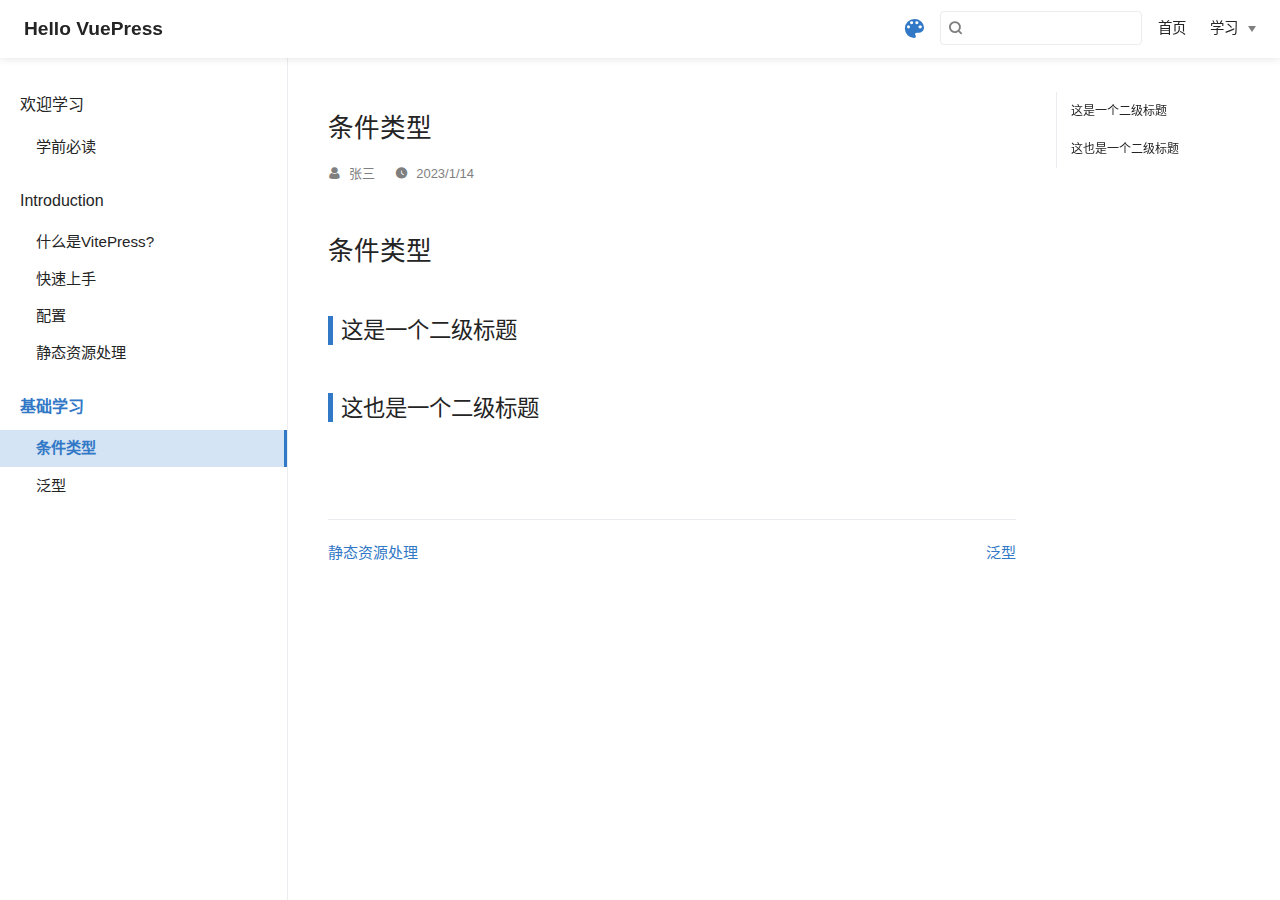
<file: handbook/ConditionalTypes.html>
<!DOCTYPE html>
<html lang="zh-CN">
  <head>
    <meta charset="utf-8">
    <meta name="viewport" content="width=device-width,initial-scale=1">
    <title>条件类型 | Hello VuePress</title>
    <meta name="generator" content="VuePress 1.9.7">
    
    <meta name="description" content="Just playing around">
    
    <link rel="preload" href="/assets/css/0.styles.9ec09f84.css" as="style"><link rel="preload" href="/assets/js/app.ab8c7c1a.js" as="script"><link rel="preload" href="/assets/js/3.e4073929.js" as="script"><link rel="preload" href="/assets/js/1.f9994a08.js" as="script"><link rel="preload" href="/assets/js/11.5c11dfa0.js" as="script"><link rel="prefetch" href="/assets/js/10.42ec60f9.js"><link rel="prefetch" href="/assets/js/12.8bbec2e8.js"><link rel="prefetch" href="/assets/js/13.dae39ac3.js"><link rel="prefetch" href="/assets/js/14.5789e992.js"><link rel="prefetch" href="/assets/js/15.0bfd55b7.js"><link rel="prefetch" href="/assets/js/16.4bf716c8.js"><link rel="prefetch" href="/assets/js/4.1c403fee.js"><link rel="prefetch" href="/assets/js/5.ba9c2a3c.js"><link rel="prefetch" href="/assets/js/6.7bc1a28c.js"><link rel="prefetch" href="/assets/js/7.ba86839b.js"><link rel="prefetch" href="/assets/js/8.1e07915a.js"><link rel="prefetch" href="/assets/js/9.17291142.js">
    <link rel="stylesheet" href="/assets/css/0.styles.9ec09f84.css">
  </head>
  <body>
    <div id="app" data-server-rendered="true"><div class="theme-container" data-v-7dd95ae2><div data-v-7dd95ae2><div class="password-shadow password-wrapper-out" style="display:none;" data-v-59e6cb88 data-v-7dd95ae2 data-v-7dd95ae2><h3 class="title" data-v-59e6cb88>Hello VuePress</h3> <p class="description" data-v-59e6cb88>Just playing around</p> <label id="box" class="inputBox" data-v-59e6cb88><input type="password" value="" data-v-59e6cb88> <span data-v-59e6cb88>Konck! Knock!</span> <button data-v-59e6cb88>OK</button></label> <div class="footer" data-v-59e6cb88><span data-v-59e6cb88><i class="iconfont reco-theme" data-v-59e6cb88></i> <a target="blank" href="https://vuepress-theme-reco.recoluan.com" data-v-59e6cb88>vuePress-theme-reco</a></span> <span data-v-59e6cb88><i class="iconfont reco-copyright" data-v-59e6cb88></i> <a data-v-59e6cb88><!---->
          
        <!---->
        2023
      </a></span></div></div> <div class="hide" data-v-7dd95ae2><header class="navbar" data-v-7dd95ae2><div class="sidebar-button"><svg xmlns="http://www.w3.org/2000/svg" aria-hidden="true" role="img" viewBox="0 0 448 512" class="icon"><path fill="currentColor" d="M436 124H12c-6.627 0-12-5.373-12-12V80c0-6.627 5.373-12 12-12h424c6.627 0 12 5.373 12 12v32c0 6.627-5.373 12-12 12zm0 160H12c-6.627 0-12-5.373-12-12v-32c0-6.627 5.373-12 12-12h424c6.627 0 12 5.373 12 12v32c0 6.627-5.373 12-12 12zm0 160H12c-6.627 0-12-5.373-12-12v-32c0-6.627 5.373-12 12-12h424c6.627 0 12 5.373 12 12v32c0 6.627-5.373 12-12 12z"></path></svg></div> <a href="/" class="home-link router-link-active"><!----> <span class="site-name">Hello VuePress</span></a> <div class="links"><div class="color-picker"><a class="color-button"><i class="iconfont reco-color"></i></a> <div class="color-picker-menu" style="display:none;"><div class="mode-options"><h4 class="title">Choose mode</h4> <ul class="color-mode-options"><li class="dark">dark</li><li class="auto active">auto</li><li class="light">light</li></ul></div></div></div> <div class="search-box"><i class="iconfont reco-search"></i> <input aria-label="Search" autocomplete="off" spellcheck="false" value=""> <!----></div> <nav class="nav-links can-hide"><div class="nav-item"><a href="/" class="nav-link"><i class="undefined"></i>
  首页
</a></div><div class="nav-item"><div class="dropdown-wrapper"><a class="dropdown-title"><span class="title"><i class="undefined"></i>
      学习
    </span> <span class="arrow right"></span></a> <ul class="nav-dropdown" style="display:none;"><li class="dropdown-item"><!----> <a href="https://v2.cn.vuejs.org/v2/guide/" target="_blank" rel="noopener noreferrer" class="nav-link external"><i class="undefined"></i>
  教程
  <span><svg xmlns="http://www.w3.org/2000/svg" aria-hidden="true" focusable="false" x="0px" y="0px" viewBox="0 0 100 100" width="15" height="15" class="icon outbound"><path fill="currentColor" d="M18.8,85.1h56l0,0c2.2,0,4-1.8,4-4v-32h-8v28h-48v-48h28v-8h-32l0,0c-2.2,0-4,1.8-4,4v56C14.8,83.3,16.6,85.1,18.8,85.1z"></path> <polygon fill="currentColor" points="45.7,48.7 51.3,54.3 77.2,28.5 77.2,37.2 85.2,37.2 85.2,14.9 62.8,14.9 62.8,22.9 71.5,22.9"></polygon></svg> <span class="sr-only">(opens new window)</span></span></a></li><li class="dropdown-item"><!----> <a href="https://v2.cn.vuejs.org/v2/api/" target="_blank" rel="noopener noreferrer" class="nav-link external"><i class="undefined"></i>
  API
  <span><svg xmlns="http://www.w3.org/2000/svg" aria-hidden="true" focusable="false" x="0px" y="0px" viewBox="0 0 100 100" width="15" height="15" class="icon outbound"><path fill="currentColor" d="M18.8,85.1h56l0,0c2.2,0,4-1.8,4-4v-32h-8v28h-48v-48h28v-8h-32l0,0c-2.2,0-4,1.8-4,4v56C14.8,83.3,16.6,85.1,18.8,85.1z"></path> <polygon fill="currentColor" points="45.7,48.7 51.3,54.3 77.2,28.5 77.2,37.2 85.2,37.2 85.2,14.9 62.8,14.9 62.8,22.9 71.5,22.9"></polygon></svg> <span class="sr-only">(opens new window)</span></span></a></li><li class="dropdown-item"><!----> <a href="https://v2.cn.vuejs.org/v2/style-guide/" target="_blank" rel="noopener noreferrer" class="nav-link external"><i class="undefined"></i>
  风格指南
  <span><svg xmlns="http://www.w3.org/2000/svg" aria-hidden="true" focusable="false" x="0px" y="0px" viewBox="0 0 100 100" width="15" height="15" class="icon outbound"><path fill="currentColor" d="M18.8,85.1h56l0,0c2.2,0,4-1.8,4-4v-32h-8v28h-48v-48h28v-8h-32l0,0c-2.2,0-4,1.8-4,4v56C14.8,83.3,16.6,85.1,18.8,85.1z"></path> <polygon fill="currentColor" points="45.7,48.7 51.3,54.3 77.2,28.5 77.2,37.2 85.2,37.2 85.2,14.9 62.8,14.9 62.8,22.9 71.5,22.9"></polygon></svg> <span class="sr-only">(opens new window)</span></span></a></li></ul></div></div> <!----></nav></div></header> <div class="sidebar-mask" data-v-7dd95ae2></div> <aside class="sidebar" data-v-7dd95ae2><div class="personal-info-wrapper" data-v-1fad0c41 data-v-7dd95ae2><!----> <!----> <div class="num" data-v-1fad0c41><div data-v-1fad0c41><h3 data-v-1fad0c41>7</h3> <h6 data-v-1fad0c41>文章</h6></div> <div data-v-1fad0c41><h3 data-v-1fad0c41>0</h3> <h6 data-v-1fad0c41>标签</h6></div></div> <ul class="social-links" data-v-1fad0c41></ul> <hr data-v-1fad0c41></div> <nav class="nav-links"><div class="nav-item"><a href="/" class="nav-link"><i class="undefined"></i>
  首页
</a></div><div class="nav-item"><div class="dropdown-wrapper"><a class="dropdown-title"><span class="title"><i class="undefined"></i>
      学习
    </span> <span class="arrow right"></span></a> <ul class="nav-dropdown" style="display:none;"><li class="dropdown-item"><!----> <a href="https://v2.cn.vuejs.org/v2/guide/" target="_blank" rel="noopener noreferrer" class="nav-link external"><i class="undefined"></i>
  教程
  <span><svg xmlns="http://www.w3.org/2000/svg" aria-hidden="true" focusable="false" x="0px" y="0px" viewBox="0 0 100 100" width="15" height="15" class="icon outbound"><path fill="currentColor" d="M18.8,85.1h56l0,0c2.2,0,4-1.8,4-4v-32h-8v28h-48v-48h28v-8h-32l0,0c-2.2,0-4,1.8-4,4v56C14.8,83.3,16.6,85.1,18.8,85.1z"></path> <polygon fill="currentColor" points="45.7,48.7 51.3,54.3 77.2,28.5 77.2,37.2 85.2,37.2 85.2,14.9 62.8,14.9 62.8,22.9 71.5,22.9"></polygon></svg> <span class="sr-only">(opens new window)</span></span></a></li><li class="dropdown-item"><!----> <a href="https://v2.cn.vuejs.org/v2/api/" target="_blank" rel="noopener noreferrer" class="nav-link external"><i class="undefined"></i>
  API
  <span><svg xmlns="http://www.w3.org/2000/svg" aria-hidden="true" focusable="false" x="0px" y="0px" viewBox="0 0 100 100" width="15" height="15" class="icon outbound"><path fill="currentColor" d="M18.8,85.1h56l0,0c2.2,0,4-1.8,4-4v-32h-8v28h-48v-48h28v-8h-32l0,0c-2.2,0-4,1.8-4,4v56C14.8,83.3,16.6,85.1,18.8,85.1z"></path> <polygon fill="currentColor" points="45.7,48.7 51.3,54.3 77.2,28.5 77.2,37.2 85.2,37.2 85.2,14.9 62.8,14.9 62.8,22.9 71.5,22.9"></polygon></svg> <span class="sr-only">(opens new window)</span></span></a></li><li class="dropdown-item"><!----> <a href="https://v2.cn.vuejs.org/v2/style-guide/" target="_blank" rel="noopener noreferrer" class="nav-link external"><i class="undefined"></i>
  风格指南
  <span><svg xmlns="http://www.w3.org/2000/svg" aria-hidden="true" focusable="false" x="0px" y="0px" viewBox="0 0 100 100" width="15" height="15" class="icon outbound"><path fill="currentColor" d="M18.8,85.1h56l0,0c2.2,0,4-1.8,4-4v-32h-8v28h-48v-48h28v-8h-32l0,0c-2.2,0-4,1.8-4,4v56C14.8,83.3,16.6,85.1,18.8,85.1z"></path> <polygon fill="currentColor" points="45.7,48.7 51.3,54.3 77.2,28.5 77.2,37.2 85.2,37.2 85.2,14.9 62.8,14.9 62.8,22.9 71.5,22.9"></polygon></svg> <span class="sr-only">(opens new window)</span></span></a></li></ul></div></div> <!----></nav> <ul class="sidebar-links"><li><section class="sidebar-group depth-0"><a href="/" class="sidebar-heading clickable router-link-active"><span>欢迎学习</span> <!----></a> <ul class="sidebar-links sidebar-group-items"><li><a href="/" aria-current="page" class="sidebar-link">学前必读</a></li></ul></section></li><li><section class="sidebar-group depth-0"><a href="/intro/vitepress" class="sidebar-heading clickable"><span>Introduction</span> <!----></a> <ul class="sidebar-links sidebar-group-items"><li><a href="/intro/vitepress.html" class="sidebar-link">什么是VitePress?</a></li><li><a href="/intro/getting-started.html" class="sidebar-link">快速上手</a></li><li><a href="/intro/configuration.html" class="sidebar-link">配置</a></li><li><a href="/intro/assets.html" class="sidebar-link">静态资源处理</a></li></ul></section></li><li><section class="sidebar-group depth-0"><a href="/handbook/ConditionalTypes" class="sidebar-heading clickable open active"><span>基础学习</span> <!----></a> <ul class="sidebar-links sidebar-group-items"><li><a href="/handbook/ConditionalTypes.html" aria-current="page" class="active sidebar-link">条件类型</a></li><li><a href="/handbook/Generics.html" class="sidebar-link">泛型</a></li></ul></section></li></ul> </aside> <div class="password-shadow password-wrapper-in" style="display:none;" data-v-59e6cb88 data-v-7dd95ae2><h3 class="title" data-v-59e6cb88>条件类型</h3> <!----> <label id="box" class="inputBox" data-v-59e6cb88><input type="password" value="" data-v-59e6cb88> <span data-v-59e6cb88>Konck! Knock!</span> <button data-v-59e6cb88>OK</button></label> <div class="footer" data-v-59e6cb88><span data-v-59e6cb88><i class="iconfont reco-theme" data-v-59e6cb88></i> <a target="blank" href="https://vuepress-theme-reco.recoluan.com" data-v-59e6cb88>vuePress-theme-reco</a></span> <span data-v-59e6cb88><i class="iconfont reco-copyright" data-v-59e6cb88></i> <a data-v-59e6cb88><!---->
          
        <!---->
        2023
      </a></span></div></div> <div data-v-7dd95ae2><div data-v-7dd95ae2><main class="page"><section style="display:;"><div class="page-title"><h1 class="title">条件类型</h1> <div data-v-8a445198><i class="iconfont reco-account" data-v-8a445198><span data-v-8a445198>张三</span></i> <i class="iconfont reco-date" data-v-8a445198><span data-v-8a445198>2023/1/14</span></i> <!----> <!----></div></div> <div class="theme-reco-content content__default"><h1 id="条件类型"><a href="#条件类型" class="header-anchor">#</a> 条件类型</h1> <h2 id="这是一个二级标题"><a href="#这是一个二级标题" class="header-anchor">#</a> 这是一个二级标题</h2> <h2 id="这也是一个二级标题"><a href="#这也是一个二级标题" class="header-anchor">#</a> 这也是一个二级标题</h2></div></section> <footer class="page-edit"><!----> <!----></footer> <div class="page-nav"><p class="inner"><span class="prev"><a href="/intro/assets.html" class="prev">
          静态资源处理
        </a></span> <span class="next"><a href="/handbook/Generics.html">
          泛型
        </a></span></p></div> <div class="comments-wrapper"><!----></div></main></div> <!----></div> <ul class="sub-sidebar sub-sidebar-wrapper" style="width:12rem;" data-v-b57cc07c data-v-7dd95ae2><li class="level-2" data-v-b57cc07c><a href="/handbook/ConditionalTypes.html#这是一个二级标题" class="sidebar-link reco-side-这是一个二级标题" data-v-b57cc07c>这是一个二级标题</a></li><li class="level-2" data-v-b57cc07c><a href="/handbook/ConditionalTypes.html#这也是一个二级标题" class="sidebar-link reco-side-这也是一个二级标题" data-v-b57cc07c>这也是一个二级标题</a></li></ul></div></div></div><div class="global-ui"><div class="back-to-ceiling" style="right:1rem;bottom:6rem;width:2.5rem;height:2.5rem;border-radius:.25rem;line-height:2.5rem;display:none;" data-v-c6073ba8 data-v-c6073ba8><svg t="1574745035067" viewBox="0 0 1024 1024" version="1.1" xmlns="http://www.w3.org/2000/svg" p-id="5404" class="icon" data-v-c6073ba8><path d="M526.60727968 10.90185116a27.675 27.675 0 0 0-29.21455937 0c-131.36607665 82.28402758-218.69155461 228.01873535-218.69155402 394.07834331a462.20625001 462.20625001 0 0 0 5.36959153 69.94390903c1.00431239 6.55289093-0.34802892 13.13561351-3.76865779 18.80351572-32.63518765 54.11355614-51.75690182 118.55860487-51.7569018 187.94566865a371.06718723 371.06718723 0 0 0 11.50484808 91.98906777c6.53300375 25.50556257 41.68394495 28.14064038 52.69160883 4.22606766 17.37162448-37.73630017 42.14135425-72.50938081 72.80769204-103.21549295 2.18761121 3.04276886 4.15646224 6.24463696 6.40373557 9.22774369a1871.4375 1871.4375 0 0 0 140.04691725 5.34970492 1866.36093723 1866.36093723 0 0 0 140.04691723-5.34970492c2.24727335-2.98310674 4.21612437-6.18497483 6.3937923-9.2178004 30.66633723 30.70611158 55.4360664 65.4791928 72.80769147 103.21549355 11.00766384 23.91457269 46.15860503 21.27949489 52.69160879-4.22606768a371.15156223 371.15156223 0 0 0 11.514792-91.99901164c0-69.36717486-19.13165746-133.82216804-51.75690182-187.92578088-3.42062944-5.66790279-4.76302748-12.26056868-3.76865837-18.80351632a462.20625001 462.20625001 0 0 0 5.36959269-69.943909c-0.00994388-166.08943902-87.32547796-311.81420293-218.6915546-394.09823051zM605.93803103 357.87693858a93.93749974 93.93749974 0 1 1-187.89594924 6.1e-7 93.93749974 93.93749974 0 0 1 187.89594924-6.1e-7z" p-id="5405" data-v-c6073ba8></path><path d="M429.50777625 765.63860547C429.50777625 803.39355007 466.44236686 1000.39046097 512.00932183 1000.39046097c45.56695499 0 82.4922232-197.00623328 82.5015456-234.7518555 0-37.75494459-36.9345906-68.35043303-82.4922232-68.34111062-45.57627738-0.00932239-82.52019037 30.59548842-82.51086798 68.34111062z" p-id="5406" data-v-c6073ba8></path></svg></div></div></div>
    <script src="/assets/js/app.ab8c7c1a.js" defer></script><script src="/assets/js/3.e4073929.js" defer></script><script src="/assets/js/1.f9994a08.js" defer></script><script src="/assets/js/11.5c11dfa0.js" defer></script>
  </body>
</html>
</file>
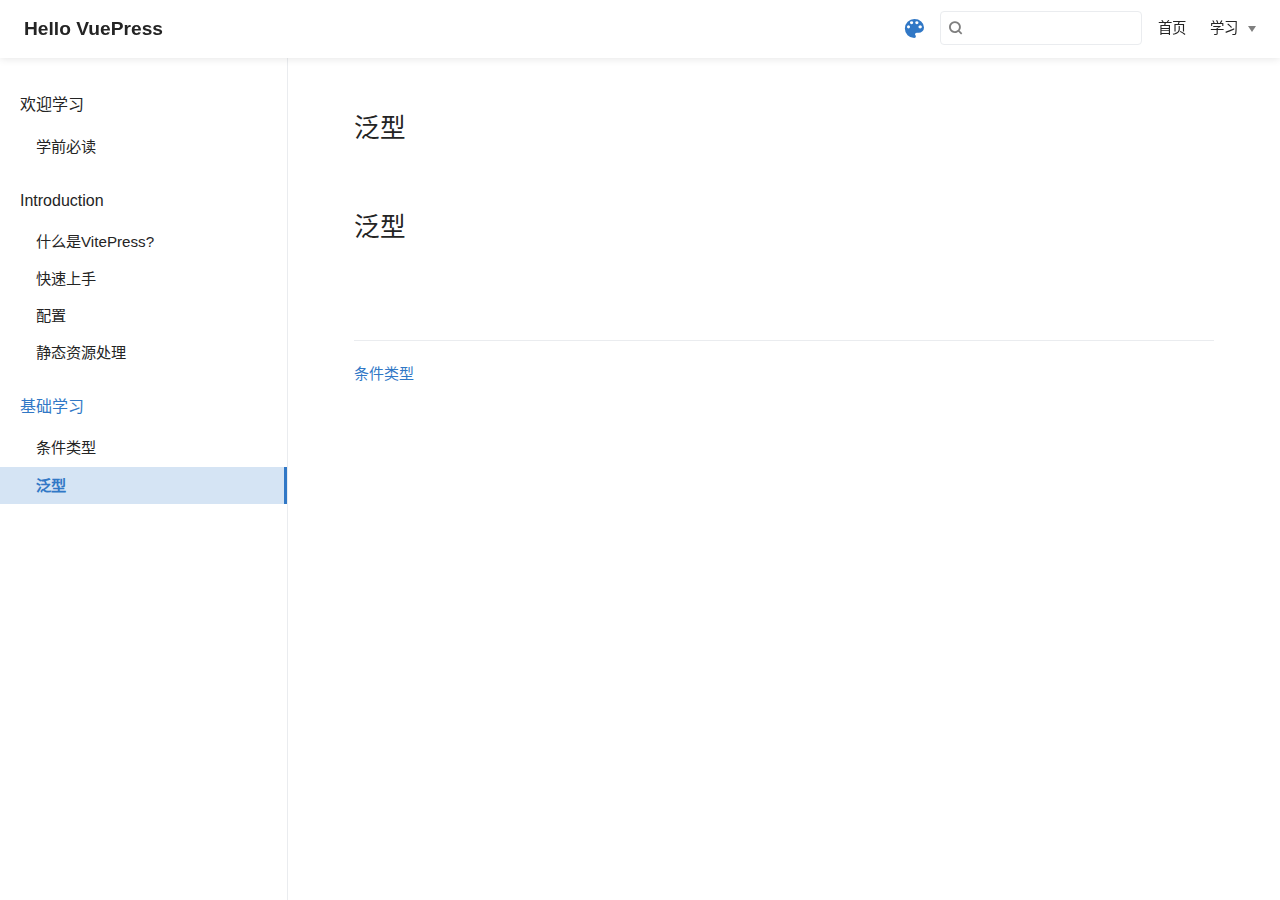
<file: handbook/Generics.html>
<!DOCTYPE html>
<html lang="zh-CN">
  <head>
    <meta charset="utf-8">
    <meta name="viewport" content="width=device-width,initial-scale=1">
    <title>泛型 | Hello VuePress</title>
    <meta name="generator" content="VuePress 1.9.7">
    
    <meta name="description" content="Just playing around">
    
    <link rel="preload" href="/assets/css/0.styles.9ec09f84.css" as="style"><link rel="preload" href="/assets/js/app.ab8c7c1a.js" as="script"><link rel="preload" href="/assets/js/3.e4073929.js" as="script"><link rel="preload" href="/assets/js/1.f9994a08.js" as="script"><link rel="preload" href="/assets/js/12.8bbec2e8.js" as="script"><link rel="prefetch" href="/assets/js/10.42ec60f9.js"><link rel="prefetch" href="/assets/js/11.5c11dfa0.js"><link rel="prefetch" href="/assets/js/13.dae39ac3.js"><link rel="prefetch" href="/assets/js/14.5789e992.js"><link rel="prefetch" href="/assets/js/15.0bfd55b7.js"><link rel="prefetch" href="/assets/js/16.4bf716c8.js"><link rel="prefetch" href="/assets/js/4.1c403fee.js"><link rel="prefetch" href="/assets/js/5.ba9c2a3c.js"><link rel="prefetch" href="/assets/js/6.7bc1a28c.js"><link rel="prefetch" href="/assets/js/7.ba86839b.js"><link rel="prefetch" href="/assets/js/8.1e07915a.js"><link rel="prefetch" href="/assets/js/9.17291142.js">
    <link rel="stylesheet" href="/assets/css/0.styles.9ec09f84.css">
  </head>
  <body>
    <div id="app" data-server-rendered="true"><div class="theme-container" data-v-7dd95ae2><div data-v-7dd95ae2><div class="password-shadow password-wrapper-out" style="display:none;" data-v-59e6cb88 data-v-7dd95ae2 data-v-7dd95ae2><h3 class="title" data-v-59e6cb88>Hello VuePress</h3> <p class="description" data-v-59e6cb88>Just playing around</p> <label id="box" class="inputBox" data-v-59e6cb88><input type="password" value="" data-v-59e6cb88> <span data-v-59e6cb88>Konck! Knock!</span> <button data-v-59e6cb88>OK</button></label> <div class="footer" data-v-59e6cb88><span data-v-59e6cb88><i class="iconfont reco-theme" data-v-59e6cb88></i> <a target="blank" href="https://vuepress-theme-reco.recoluan.com" data-v-59e6cb88>vuePress-theme-reco</a></span> <span data-v-59e6cb88><i class="iconfont reco-copyright" data-v-59e6cb88></i> <a data-v-59e6cb88><!---->
          
        <!---->
        2023
      </a></span></div></div> <div class="hide" data-v-7dd95ae2><header class="navbar" data-v-7dd95ae2><div class="sidebar-button"><svg xmlns="http://www.w3.org/2000/svg" aria-hidden="true" role="img" viewBox="0 0 448 512" class="icon"><path fill="currentColor" d="M436 124H12c-6.627 0-12-5.373-12-12V80c0-6.627 5.373-12 12-12h424c6.627 0 12 5.373 12 12v32c0 6.627-5.373 12-12 12zm0 160H12c-6.627 0-12-5.373-12-12v-32c0-6.627 5.373-12 12-12h424c6.627 0 12 5.373 12 12v32c0 6.627-5.373 12-12 12zm0 160H12c-6.627 0-12-5.373-12-12v-32c0-6.627 5.373-12 12-12h424c6.627 0 12 5.373 12 12v32c0 6.627-5.373 12-12 12z"></path></svg></div> <a href="/" class="home-link router-link-active"><!----> <span class="site-name">Hello VuePress</span></a> <div class="links"><div class="color-picker"><a class="color-button"><i class="iconfont reco-color"></i></a> <div class="color-picker-menu" style="display:none;"><div class="mode-options"><h4 class="title">Choose mode</h4> <ul class="color-mode-options"><li class="dark">dark</li><li class="auto active">auto</li><li class="light">light</li></ul></div></div></div> <div class="search-box"><i class="iconfont reco-search"></i> <input aria-label="Search" autocomplete="off" spellcheck="false" value=""> <!----></div> <nav class="nav-links can-hide"><div class="nav-item"><a href="/" class="nav-link"><i class="undefined"></i>
  首页
</a></div><div class="nav-item"><div class="dropdown-wrapper"><a class="dropdown-title"><span class="title"><i class="undefined"></i>
      学习
    </span> <span class="arrow right"></span></a> <ul class="nav-dropdown" style="display:none;"><li class="dropdown-item"><!----> <a href="https://v2.cn.vuejs.org/v2/guide/" target="_blank" rel="noopener noreferrer" class="nav-link external"><i class="undefined"></i>
  教程
  <span><svg xmlns="http://www.w3.org/2000/svg" aria-hidden="true" focusable="false" x="0px" y="0px" viewBox="0 0 100 100" width="15" height="15" class="icon outbound"><path fill="currentColor" d="M18.8,85.1h56l0,0c2.2,0,4-1.8,4-4v-32h-8v28h-48v-48h28v-8h-32l0,0c-2.2,0-4,1.8-4,4v56C14.8,83.3,16.6,85.1,18.8,85.1z"></path> <polygon fill="currentColor" points="45.7,48.7 51.3,54.3 77.2,28.5 77.2,37.2 85.2,37.2 85.2,14.9 62.8,14.9 62.8,22.9 71.5,22.9"></polygon></svg> <span class="sr-only">(opens new window)</span></span></a></li><li class="dropdown-item"><!----> <a href="https://v2.cn.vuejs.org/v2/api/" target="_blank" rel="noopener noreferrer" class="nav-link external"><i class="undefined"></i>
  API
  <span><svg xmlns="http://www.w3.org/2000/svg" aria-hidden="true" focusable="false" x="0px" y="0px" viewBox="0 0 100 100" width="15" height="15" class="icon outbound"><path fill="currentColor" d="M18.8,85.1h56l0,0c2.2,0,4-1.8,4-4v-32h-8v28h-48v-48h28v-8h-32l0,0c-2.2,0-4,1.8-4,4v56C14.8,83.3,16.6,85.1,18.8,85.1z"></path> <polygon fill="currentColor" points="45.7,48.7 51.3,54.3 77.2,28.5 77.2,37.2 85.2,37.2 85.2,14.9 62.8,14.9 62.8,22.9 71.5,22.9"></polygon></svg> <span class="sr-only">(opens new window)</span></span></a></li><li class="dropdown-item"><!----> <a href="https://v2.cn.vuejs.org/v2/style-guide/" target="_blank" rel="noopener noreferrer" class="nav-link external"><i class="undefined"></i>
  风格指南
  <span><svg xmlns="http://www.w3.org/2000/svg" aria-hidden="true" focusable="false" x="0px" y="0px" viewBox="0 0 100 100" width="15" height="15" class="icon outbound"><path fill="currentColor" d="M18.8,85.1h56l0,0c2.2,0,4-1.8,4-4v-32h-8v28h-48v-48h28v-8h-32l0,0c-2.2,0-4,1.8-4,4v56C14.8,83.3,16.6,85.1,18.8,85.1z"></path> <polygon fill="currentColor" points="45.7,48.7 51.3,54.3 77.2,28.5 77.2,37.2 85.2,37.2 85.2,14.9 62.8,14.9 62.8,22.9 71.5,22.9"></polygon></svg> <span class="sr-only">(opens new window)</span></span></a></li></ul></div></div> <!----></nav></div></header> <div class="sidebar-mask" data-v-7dd95ae2></div> <aside class="sidebar" data-v-7dd95ae2><div class="personal-info-wrapper" data-v-1fad0c41 data-v-7dd95ae2><!----> <!----> <div class="num" data-v-1fad0c41><div data-v-1fad0c41><h3 data-v-1fad0c41>7</h3> <h6 data-v-1fad0c41>文章</h6></div> <div data-v-1fad0c41><h3 data-v-1fad0c41>0</h3> <h6 data-v-1fad0c41>标签</h6></div></div> <ul class="social-links" data-v-1fad0c41></ul> <hr data-v-1fad0c41></div> <nav class="nav-links"><div class="nav-item"><a href="/" class="nav-link"><i class="undefined"></i>
  首页
</a></div><div class="nav-item"><div class="dropdown-wrapper"><a class="dropdown-title"><span class="title"><i class="undefined"></i>
      学习
    </span> <span class="arrow right"></span></a> <ul class="nav-dropdown" style="display:none;"><li class="dropdown-item"><!----> <a href="https://v2.cn.vuejs.org/v2/guide/" target="_blank" rel="noopener noreferrer" class="nav-link external"><i class="undefined"></i>
  教程
  <span><svg xmlns="http://www.w3.org/2000/svg" aria-hidden="true" focusable="false" x="0px" y="0px" viewBox="0 0 100 100" width="15" height="15" class="icon outbound"><path fill="currentColor" d="M18.8,85.1h56l0,0c2.2,0,4-1.8,4-4v-32h-8v28h-48v-48h28v-8h-32l0,0c-2.2,0-4,1.8-4,4v56C14.8,83.3,16.6,85.1,18.8,85.1z"></path> <polygon fill="currentColor" points="45.7,48.7 51.3,54.3 77.2,28.5 77.2,37.2 85.2,37.2 85.2,14.9 62.8,14.9 62.8,22.9 71.5,22.9"></polygon></svg> <span class="sr-only">(opens new window)</span></span></a></li><li class="dropdown-item"><!----> <a href="https://v2.cn.vuejs.org/v2/api/" target="_blank" rel="noopener noreferrer" class="nav-link external"><i class="undefined"></i>
  API
  <span><svg xmlns="http://www.w3.org/2000/svg" aria-hidden="true" focusable="false" x="0px" y="0px" viewBox="0 0 100 100" width="15" height="15" class="icon outbound"><path fill="currentColor" d="M18.8,85.1h56l0,0c2.2,0,4-1.8,4-4v-32h-8v28h-48v-48h28v-8h-32l0,0c-2.2,0-4,1.8-4,4v56C14.8,83.3,16.6,85.1,18.8,85.1z"></path> <polygon fill="currentColor" points="45.7,48.7 51.3,54.3 77.2,28.5 77.2,37.2 85.2,37.2 85.2,14.9 62.8,14.9 62.8,22.9 71.5,22.9"></polygon></svg> <span class="sr-only">(opens new window)</span></span></a></li><li class="dropdown-item"><!----> <a href="https://v2.cn.vuejs.org/v2/style-guide/" target="_blank" rel="noopener noreferrer" class="nav-link external"><i class="undefined"></i>
  风格指南
  <span><svg xmlns="http://www.w3.org/2000/svg" aria-hidden="true" focusable="false" x="0px" y="0px" viewBox="0 0 100 100" width="15" height="15" class="icon outbound"><path fill="currentColor" d="M18.8,85.1h56l0,0c2.2,0,4-1.8,4-4v-32h-8v28h-48v-48h28v-8h-32l0,0c-2.2,0-4,1.8-4,4v56C14.8,83.3,16.6,85.1,18.8,85.1z"></path> <polygon fill="currentColor" points="45.7,48.7 51.3,54.3 77.2,28.5 77.2,37.2 85.2,37.2 85.2,14.9 62.8,14.9 62.8,22.9 71.5,22.9"></polygon></svg> <span class="sr-only">(opens new window)</span></span></a></li></ul></div></div> <!----></nav> <ul class="sidebar-links"><li><section class="sidebar-group depth-0"><a href="/" class="sidebar-heading clickable router-link-active"><span>欢迎学习</span> <!----></a> <ul class="sidebar-links sidebar-group-items"><li><a href="/" aria-current="page" class="sidebar-link">学前必读</a></li></ul></section></li><li><section class="sidebar-group depth-0"><a href="/intro/vitepress" class="sidebar-heading clickable"><span>Introduction</span> <!----></a> <ul class="sidebar-links sidebar-group-items"><li><a href="/intro/vitepress.html" class="sidebar-link">什么是VitePress?</a></li><li><a href="/intro/getting-started.html" class="sidebar-link">快速上手</a></li><li><a href="/intro/configuration.html" class="sidebar-link">配置</a></li><li><a href="/intro/assets.html" class="sidebar-link">静态资源处理</a></li></ul></section></li><li><section class="sidebar-group depth-0"><a href="/handbook/ConditionalTypes" class="sidebar-heading clickable open"><span>基础学习</span> <!----></a> <ul class="sidebar-links sidebar-group-items"><li><a href="/handbook/ConditionalTypes.html" class="sidebar-link">条件类型</a></li><li><a href="/handbook/Generics.html" aria-current="page" class="active sidebar-link">泛型</a></li></ul></section></li></ul> </aside> <div class="password-shadow password-wrapper-in" style="display:none;" data-v-59e6cb88 data-v-7dd95ae2><h3 class="title" data-v-59e6cb88></h3> <!----> <label id="box" class="inputBox" data-v-59e6cb88><input type="password" value="" data-v-59e6cb88> <span data-v-59e6cb88>Konck! Knock!</span> <button data-v-59e6cb88>OK</button></label> <div class="footer" data-v-59e6cb88><span data-v-59e6cb88><i class="iconfont reco-theme" data-v-59e6cb88></i> <a target="blank" href="https://vuepress-theme-reco.recoluan.com" data-v-59e6cb88>vuePress-theme-reco</a></span> <span data-v-59e6cb88><i class="iconfont reco-copyright" data-v-59e6cb88></i> <a data-v-59e6cb88><!---->
          
        <!---->
        2023
      </a></span></div></div> <div data-v-7dd95ae2><div data-v-7dd95ae2><main class="page" style="padding-right:0;"><section style="display:;"><div class="page-title"><h1 class="title">泛型</h1> <div data-v-8a445198><!----> <!----> <!----> <!----></div></div> <div class="theme-reco-content content__default"><h1 id="泛型"><a href="#泛型" class="header-anchor">#</a> 泛型</h1></div></section> <footer class="page-edit"><!----> <!----></footer> <div class="page-nav"><p class="inner"><span class="prev"><a href="/handbook/ConditionalTypes.html" class="prev">
          条件类型
        </a></span> <!----></p></div> <div class="comments-wrapper"><!----></div></main></div> <!----></div> <ul class="sub-sidebar sub-sidebar-wrapper" style="width:0;" data-v-b57cc07c data-v-7dd95ae2></ul></div></div></div><div class="global-ui"><div class="back-to-ceiling" style="right:1rem;bottom:6rem;width:2.5rem;height:2.5rem;border-radius:.25rem;line-height:2.5rem;display:none;" data-v-c6073ba8 data-v-c6073ba8><svg t="1574745035067" viewBox="0 0 1024 1024" version="1.1" xmlns="http://www.w3.org/2000/svg" p-id="5404" class="icon" data-v-c6073ba8><path d="M526.60727968 10.90185116a27.675 27.675 0 0 0-29.21455937 0c-131.36607665 82.28402758-218.69155461 228.01873535-218.69155402 394.07834331a462.20625001 462.20625001 0 0 0 5.36959153 69.94390903c1.00431239 6.55289093-0.34802892 13.13561351-3.76865779 18.80351572-32.63518765 54.11355614-51.75690182 118.55860487-51.7569018 187.94566865a371.06718723 371.06718723 0 0 0 11.50484808 91.98906777c6.53300375 25.50556257 41.68394495 28.14064038 52.69160883 4.22606766 17.37162448-37.73630017 42.14135425-72.50938081 72.80769204-103.21549295 2.18761121 3.04276886 4.15646224 6.24463696 6.40373557 9.22774369a1871.4375 1871.4375 0 0 0 140.04691725 5.34970492 1866.36093723 1866.36093723 0 0 0 140.04691723-5.34970492c2.24727335-2.98310674 4.21612437-6.18497483 6.3937923-9.2178004 30.66633723 30.70611158 55.4360664 65.4791928 72.80769147 103.21549355 11.00766384 23.91457269 46.15860503 21.27949489 52.69160879-4.22606768a371.15156223 371.15156223 0 0 0 11.514792-91.99901164c0-69.36717486-19.13165746-133.82216804-51.75690182-187.92578088-3.42062944-5.66790279-4.76302748-12.26056868-3.76865837-18.80351632a462.20625001 462.20625001 0 0 0 5.36959269-69.943909c-0.00994388-166.08943902-87.32547796-311.81420293-218.6915546-394.09823051zM605.93803103 357.87693858a93.93749974 93.93749974 0 1 1-187.89594924 6.1e-7 93.93749974 93.93749974 0 0 1 187.89594924-6.1e-7z" p-id="5405" data-v-c6073ba8></path><path d="M429.50777625 765.63860547C429.50777625 803.39355007 466.44236686 1000.39046097 512.00932183 1000.39046097c45.56695499 0 82.4922232-197.00623328 82.5015456-234.7518555 0-37.75494459-36.9345906-68.35043303-82.4922232-68.34111062-45.57627738-0.00932239-82.52019037 30.59548842-82.51086798 68.34111062z" p-id="5406" data-v-c6073ba8></path></svg></div></div></div>
    <script src="/assets/js/app.ab8c7c1a.js" defer></script><script src="/assets/js/3.e4073929.js" defer></script><script src="/assets/js/1.f9994a08.js" defer></script><script src="/assets/js/12.8bbec2e8.js" defer></script>
  </body>
</html>
</file>
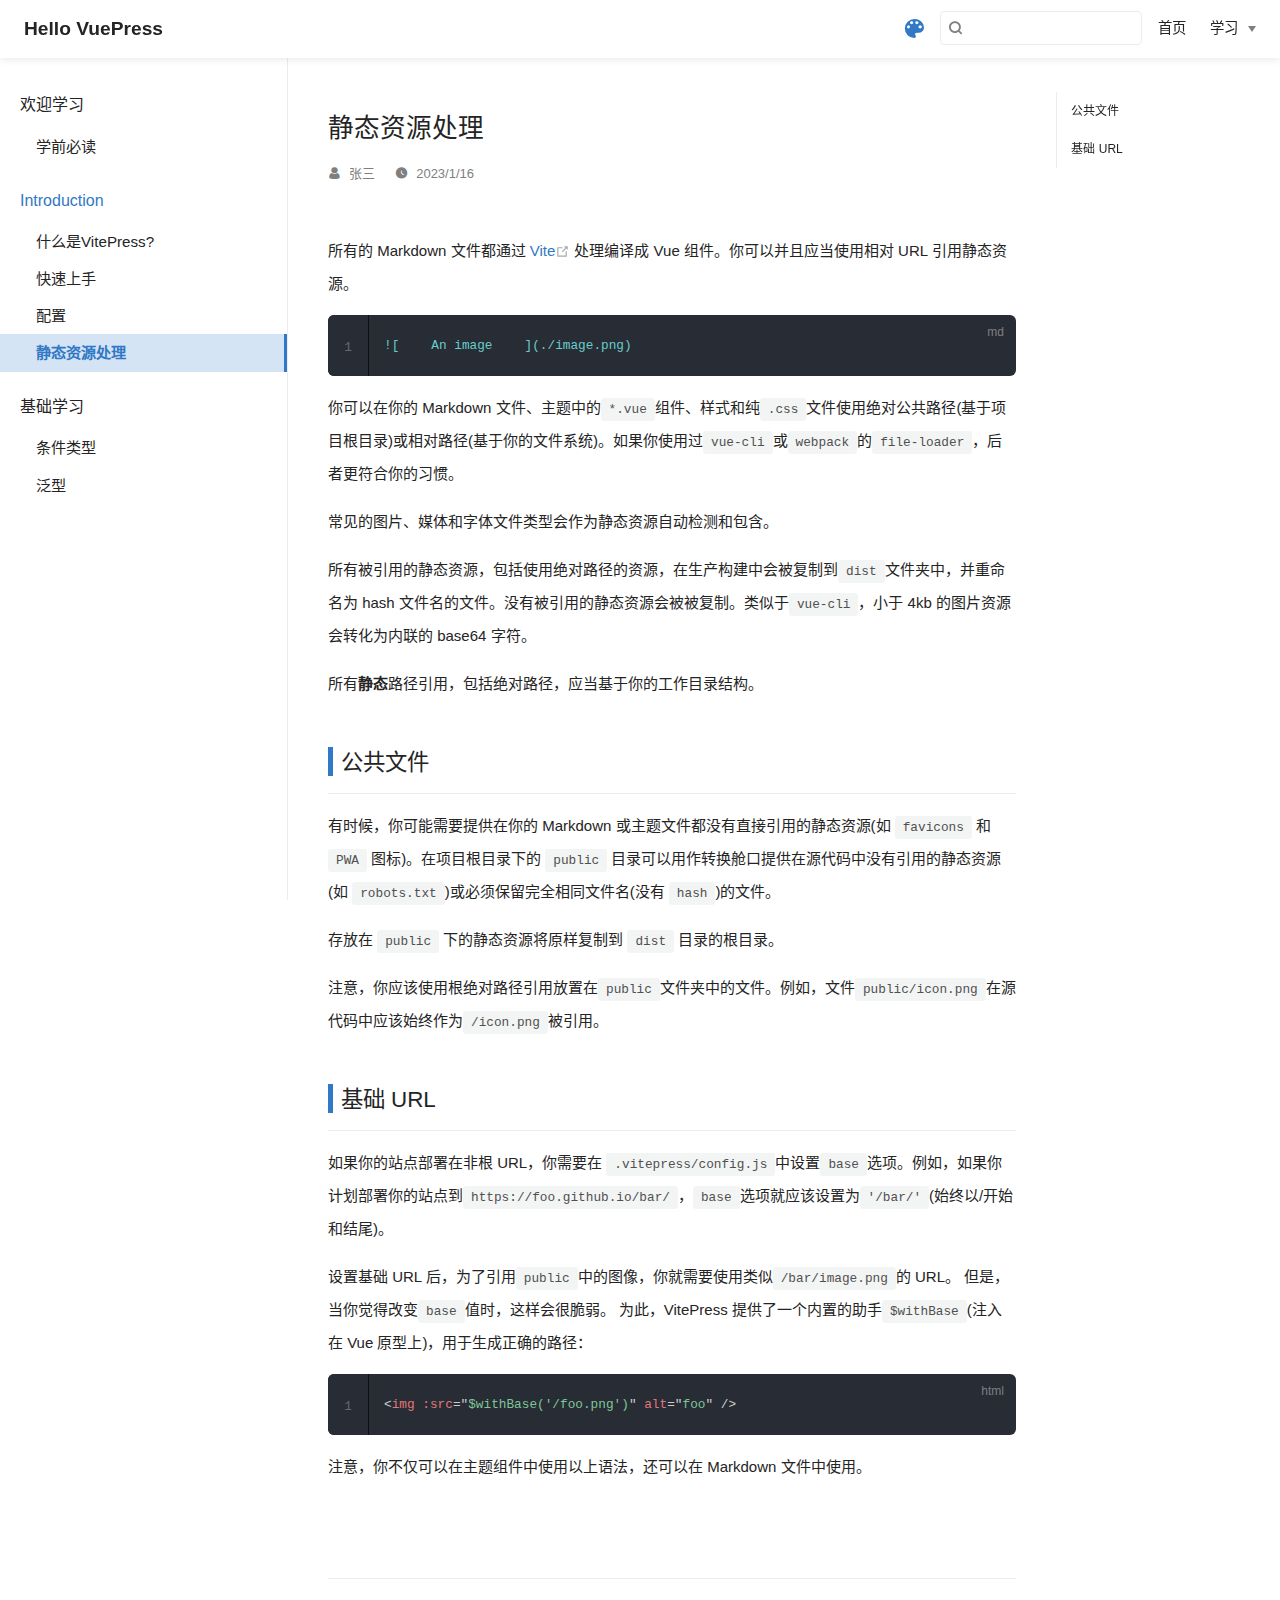
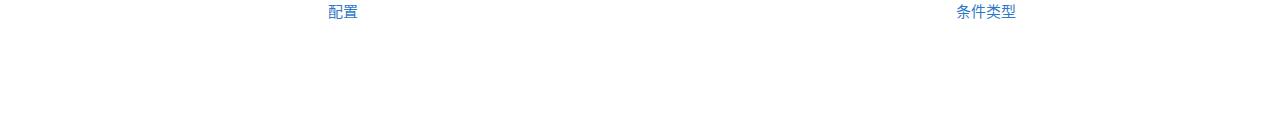
<file: intro/assets.html>
<!DOCTYPE html>
<html lang="zh-CN">
  <head>
    <meta charset="utf-8">
    <meta name="viewport" content="width=device-width,initial-scale=1">
    <title>静态资源处理 | Hello VuePress</title>
    <meta name="generator" content="VuePress 1.9.7">
    
    <meta name="description" content="Just playing around">
    
    <link rel="preload" href="/assets/css/0.styles.9ec09f84.css" as="style"><link rel="preload" href="/assets/js/app.ab8c7c1a.js" as="script"><link rel="preload" href="/assets/js/3.e4073929.js" as="script"><link rel="preload" href="/assets/js/1.f9994a08.js" as="script"><link rel="preload" href="/assets/js/13.dae39ac3.js" as="script"><link rel="prefetch" href="/assets/js/10.42ec60f9.js"><link rel="prefetch" href="/assets/js/11.5c11dfa0.js"><link rel="prefetch" href="/assets/js/12.8bbec2e8.js"><link rel="prefetch" href="/assets/js/14.5789e992.js"><link rel="prefetch" href="/assets/js/15.0bfd55b7.js"><link rel="prefetch" href="/assets/js/16.4bf716c8.js"><link rel="prefetch" href="/assets/js/4.1c403fee.js"><link rel="prefetch" href="/assets/js/5.ba9c2a3c.js"><link rel="prefetch" href="/assets/js/6.7bc1a28c.js"><link rel="prefetch" href="/assets/js/7.ba86839b.js"><link rel="prefetch" href="/assets/js/8.1e07915a.js"><link rel="prefetch" href="/assets/js/9.17291142.js">
    <link rel="stylesheet" href="/assets/css/0.styles.9ec09f84.css">
  </head>
  <body>
    <div id="app" data-server-rendered="true"><div class="theme-container" data-v-7dd95ae2><div data-v-7dd95ae2><div class="password-shadow password-wrapper-out" style="display:none;" data-v-59e6cb88 data-v-7dd95ae2 data-v-7dd95ae2><h3 class="title" data-v-59e6cb88>Hello VuePress</h3> <p class="description" data-v-59e6cb88>Just playing around</p> <label id="box" class="inputBox" data-v-59e6cb88><input type="password" value="" data-v-59e6cb88> <span data-v-59e6cb88>Konck! Knock!</span> <button data-v-59e6cb88>OK</button></label> <div class="footer" data-v-59e6cb88><span data-v-59e6cb88><i class="iconfont reco-theme" data-v-59e6cb88></i> <a target="blank" href="https://vuepress-theme-reco.recoluan.com" data-v-59e6cb88>vuePress-theme-reco</a></span> <span data-v-59e6cb88><i class="iconfont reco-copyright" data-v-59e6cb88></i> <a data-v-59e6cb88><!---->
          
        <!---->
        2023
      </a></span></div></div> <div class="hide" data-v-7dd95ae2><header class="navbar" data-v-7dd95ae2><div class="sidebar-button"><svg xmlns="http://www.w3.org/2000/svg" aria-hidden="true" role="img" viewBox="0 0 448 512" class="icon"><path fill="currentColor" d="M436 124H12c-6.627 0-12-5.373-12-12V80c0-6.627 5.373-12 12-12h424c6.627 0 12 5.373 12 12v32c0 6.627-5.373 12-12 12zm0 160H12c-6.627 0-12-5.373-12-12v-32c0-6.627 5.373-12 12-12h424c6.627 0 12 5.373 12 12v32c0 6.627-5.373 12-12 12zm0 160H12c-6.627 0-12-5.373-12-12v-32c0-6.627 5.373-12 12-12h424c6.627 0 12 5.373 12 12v32c0 6.627-5.373 12-12 12z"></path></svg></div> <a href="/" class="home-link router-link-active"><!----> <span class="site-name">Hello VuePress</span></a> <div class="links"><div class="color-picker"><a class="color-button"><i class="iconfont reco-color"></i></a> <div class="color-picker-menu" style="display:none;"><div class="mode-options"><h4 class="title">Choose mode</h4> <ul class="color-mode-options"><li class="dark">dark</li><li class="auto active">auto</li><li class="light">light</li></ul></div></div></div> <div class="search-box"><i class="iconfont reco-search"></i> <input aria-label="Search" autocomplete="off" spellcheck="false" value=""> <!----></div> <nav class="nav-links can-hide"><div class="nav-item"><a href="/" class="nav-link"><i class="undefined"></i>
  首页
</a></div><div class="nav-item"><div class="dropdown-wrapper"><a class="dropdown-title"><span class="title"><i class="undefined"></i>
      学习
    </span> <span class="arrow right"></span></a> <ul class="nav-dropdown" style="display:none;"><li class="dropdown-item"><!----> <a href="https://v2.cn.vuejs.org/v2/guide/" target="_blank" rel="noopener noreferrer" class="nav-link external"><i class="undefined"></i>
  教程
  <span><svg xmlns="http://www.w3.org/2000/svg" aria-hidden="true" focusable="false" x="0px" y="0px" viewBox="0 0 100 100" width="15" height="15" class="icon outbound"><path fill="currentColor" d="M18.8,85.1h56l0,0c2.2,0,4-1.8,4-4v-32h-8v28h-48v-48h28v-8h-32l0,0c-2.2,0-4,1.8-4,4v56C14.8,83.3,16.6,85.1,18.8,85.1z"></path> <polygon fill="currentColor" points="45.7,48.7 51.3,54.3 77.2,28.5 77.2,37.2 85.2,37.2 85.2,14.9 62.8,14.9 62.8,22.9 71.5,22.9"></polygon></svg> <span class="sr-only">(opens new window)</span></span></a></li><li class="dropdown-item"><!----> <a href="https://v2.cn.vuejs.org/v2/api/" target="_blank" rel="noopener noreferrer" class="nav-link external"><i class="undefined"></i>
  API
  <span><svg xmlns="http://www.w3.org/2000/svg" aria-hidden="true" focusable="false" x="0px" y="0px" viewBox="0 0 100 100" width="15" height="15" class="icon outbound"><path fill="currentColor" d="M18.8,85.1h56l0,0c2.2,0,4-1.8,4-4v-32h-8v28h-48v-48h28v-8h-32l0,0c-2.2,0-4,1.8-4,4v56C14.8,83.3,16.6,85.1,18.8,85.1z"></path> <polygon fill="currentColor" points="45.7,48.7 51.3,54.3 77.2,28.5 77.2,37.2 85.2,37.2 85.2,14.9 62.8,14.9 62.8,22.9 71.5,22.9"></polygon></svg> <span class="sr-only">(opens new window)</span></span></a></li><li class="dropdown-item"><!----> <a href="https://v2.cn.vuejs.org/v2/style-guide/" target="_blank" rel="noopener noreferrer" class="nav-link external"><i class="undefined"></i>
  风格指南
  <span><svg xmlns="http://www.w3.org/2000/svg" aria-hidden="true" focusable="false" x="0px" y="0px" viewBox="0 0 100 100" width="15" height="15" class="icon outbound"><path fill="currentColor" d="M18.8,85.1h56l0,0c2.2,0,4-1.8,4-4v-32h-8v28h-48v-48h28v-8h-32l0,0c-2.2,0-4,1.8-4,4v56C14.8,83.3,16.6,85.1,18.8,85.1z"></path> <polygon fill="currentColor" points="45.7,48.7 51.3,54.3 77.2,28.5 77.2,37.2 85.2,37.2 85.2,14.9 62.8,14.9 62.8,22.9 71.5,22.9"></polygon></svg> <span class="sr-only">(opens new window)</span></span></a></li></ul></div></div> <!----></nav></div></header> <div class="sidebar-mask" data-v-7dd95ae2></div> <aside class="sidebar" data-v-7dd95ae2><div class="personal-info-wrapper" data-v-1fad0c41 data-v-7dd95ae2><!----> <!----> <div class="num" data-v-1fad0c41><div data-v-1fad0c41><h3 data-v-1fad0c41>7</h3> <h6 data-v-1fad0c41>文章</h6></div> <div data-v-1fad0c41><h3 data-v-1fad0c41>0</h3> <h6 data-v-1fad0c41>标签</h6></div></div> <ul class="social-links" data-v-1fad0c41></ul> <hr data-v-1fad0c41></div> <nav class="nav-links"><div class="nav-item"><a href="/" class="nav-link"><i class="undefined"></i>
  首页
</a></div><div class="nav-item"><div class="dropdown-wrapper"><a class="dropdown-title"><span class="title"><i class="undefined"></i>
      学习
    </span> <span class="arrow right"></span></a> <ul class="nav-dropdown" style="display:none;"><li class="dropdown-item"><!----> <a href="https://v2.cn.vuejs.org/v2/guide/" target="_blank" rel="noopener noreferrer" class="nav-link external"><i class="undefined"></i>
  教程
  <span><svg xmlns="http://www.w3.org/2000/svg" aria-hidden="true" focusable="false" x="0px" y="0px" viewBox="0 0 100 100" width="15" height="15" class="icon outbound"><path fill="currentColor" d="M18.8,85.1h56l0,0c2.2,0,4-1.8,4-4v-32h-8v28h-48v-48h28v-8h-32l0,0c-2.2,0-4,1.8-4,4v56C14.8,83.3,16.6,85.1,18.8,85.1z"></path> <polygon fill="currentColor" points="45.7,48.7 51.3,54.3 77.2,28.5 77.2,37.2 85.2,37.2 85.2,14.9 62.8,14.9 62.8,22.9 71.5,22.9"></polygon></svg> <span class="sr-only">(opens new window)</span></span></a></li><li class="dropdown-item"><!----> <a href="https://v2.cn.vuejs.org/v2/api/" target="_blank" rel="noopener noreferrer" class="nav-link external"><i class="undefined"></i>
  API
  <span><svg xmlns="http://www.w3.org/2000/svg" aria-hidden="true" focusable="false" x="0px" y="0px" viewBox="0 0 100 100" width="15" height="15" class="icon outbound"><path fill="currentColor" d="M18.8,85.1h56l0,0c2.2,0,4-1.8,4-4v-32h-8v28h-48v-48h28v-8h-32l0,0c-2.2,0-4,1.8-4,4v56C14.8,83.3,16.6,85.1,18.8,85.1z"></path> <polygon fill="currentColor" points="45.7,48.7 51.3,54.3 77.2,28.5 77.2,37.2 85.2,37.2 85.2,14.9 62.8,14.9 62.8,22.9 71.5,22.9"></polygon></svg> <span class="sr-only">(opens new window)</span></span></a></li><li class="dropdown-item"><!----> <a href="https://v2.cn.vuejs.org/v2/style-guide/" target="_blank" rel="noopener noreferrer" class="nav-link external"><i class="undefined"></i>
  风格指南
  <span><svg xmlns="http://www.w3.org/2000/svg" aria-hidden="true" focusable="false" x="0px" y="0px" viewBox="0 0 100 100" width="15" height="15" class="icon outbound"><path fill="currentColor" d="M18.8,85.1h56l0,0c2.2,0,4-1.8,4-4v-32h-8v28h-48v-48h28v-8h-32l0,0c-2.2,0-4,1.8-4,4v56C14.8,83.3,16.6,85.1,18.8,85.1z"></path> <polygon fill="currentColor" points="45.7,48.7 51.3,54.3 77.2,28.5 77.2,37.2 85.2,37.2 85.2,14.9 62.8,14.9 62.8,22.9 71.5,22.9"></polygon></svg> <span class="sr-only">(opens new window)</span></span></a></li></ul></div></div> <!----></nav> <ul class="sidebar-links"><li><section class="sidebar-group depth-0"><a href="/" class="sidebar-heading clickable router-link-active"><span>欢迎学习</span> <!----></a> <ul class="sidebar-links sidebar-group-items"><li><a href="/" aria-current="page" class="sidebar-link">学前必读</a></li></ul></section></li><li><section class="sidebar-group depth-0"><a href="/intro/vitepress" class="sidebar-heading clickable open"><span>Introduction</span> <!----></a> <ul class="sidebar-links sidebar-group-items"><li><a href="/intro/vitepress.html" class="sidebar-link">什么是VitePress?</a></li><li><a href="/intro/getting-started.html" class="sidebar-link">快速上手</a></li><li><a href="/intro/configuration.html" class="sidebar-link">配置</a></li><li><a href="/intro/assets.html" aria-current="page" class="active sidebar-link">静态资源处理</a></li></ul></section></li><li><section class="sidebar-group depth-0"><a href="/handbook/ConditionalTypes" class="sidebar-heading clickable"><span>基础学习</span> <!----></a> <ul class="sidebar-links sidebar-group-items"><li><a href="/handbook/ConditionalTypes.html" class="sidebar-link">条件类型</a></li><li><a href="/handbook/Generics.html" class="sidebar-link">泛型</a></li></ul></section></li></ul> </aside> <div class="password-shadow password-wrapper-in" style="display:none;" data-v-59e6cb88 data-v-7dd95ae2><h3 class="title" data-v-59e6cb88>静态资源处理</h3> <!----> <label id="box" class="inputBox" data-v-59e6cb88><input type="password" value="" data-v-59e6cb88> <span data-v-59e6cb88>Konck! Knock!</span> <button data-v-59e6cb88>OK</button></label> <div class="footer" data-v-59e6cb88><span data-v-59e6cb88><i class="iconfont reco-theme" data-v-59e6cb88></i> <a target="blank" href="https://vuepress-theme-reco.recoluan.com" data-v-59e6cb88>vuePress-theme-reco</a></span> <span data-v-59e6cb88><i class="iconfont reco-copyright" data-v-59e6cb88></i> <a data-v-59e6cb88><!---->
          
        <!---->
        2023
      </a></span></div></div> <div data-v-7dd95ae2><div data-v-7dd95ae2><main class="page"><section style="display:;"><div class="page-title"><h1 class="title">静态资源处理</h1> <div data-v-8a445198><i class="iconfont reco-account" data-v-8a445198><span data-v-8a445198>张三</span></i> <i class="iconfont reco-date" data-v-8a445198><span data-v-8a445198>2023/1/16</span></i> <!----> <!----></div></div> <div class="theme-reco-content content__default"><p>所有的 Markdown 文件都通过 <a href="https://github.com/vitejs/vite" target="_blank" rel="noopener noreferrer">Vite<span><svg xmlns="http://www.w3.org/2000/svg" aria-hidden="true" focusable="false" x="0px" y="0px" viewBox="0 0 100 100" width="15" height="15" class="icon outbound"><path fill="currentColor" d="M18.8,85.1h56l0,0c2.2,0,4-1.8,4-4v-32h-8v28h-48v-48h28v-8h-32l0,0c-2.2,0-4,1.8-4,4v56C14.8,83.3,16.6,85.1,18.8,85.1z"></path> <polygon fill="currentColor" points="45.7,48.7 51.3,54.3 77.2,28.5 77.2,37.2 85.2,37.2 85.2,14.9 62.8,14.9 62.8,22.9 71.5,22.9"></polygon></svg> <span class="sr-only">(opens new window)</span></span></a> 处理编译成 Vue 组件。你可以并且应当使用相对 URL 引用静态资源。</p> <div class="language-md line-numbers-mode"><pre class="language-md"><code><span class="token url"><span class="token operator">!</span>[<span class="token content">An image</span>](<span class="token url">./image.png</span>)</span>
</code></pre> <div class="line-numbers-wrapper"><span class="line-number">1</span><br></div></div><p>你可以在你的 Markdown 文件、主题中的<code>*.vue</code>组件、样式和纯<code>.css</code>文件使用绝对公共路径(基于项目根目录)或相对路径(基于你的文件系统)。如果你使用过<code>vue-cli</code>或<code>webpack</code>的<code>file-loader</code>，后者更符合你的习惯。</p> <p>常见的图片、媒体和字体文件类型会作为静态资源自动检测和包含。</p> <p>所有被引用的静态资源，包括使用绝对路径的资源，在生产构建中会被复制到<code>dist</code>文件夹中，并重命名为 hash 文件名的文件。没有被引用的静态资源会被被复制。类似于<code>vue-cli</code>，小于 4kb 的图片资源会转化为内联的 base64 字符。</p> <p>所有<strong>静态</strong>路径引用，包括绝对路径，应当基于你的工作目录结构。</p> <h2 id="公共文件"><a href="#公共文件" class="header-anchor">#</a> 公共文件</h2> <hr> <p>有时候，你可能需要提供在你的 Markdown 或主题文件都没有直接引用的静态资源(如 <code>favicons</code> 和 <code>PWA</code> 图标)。在项目根目录下的 <code>public</code> 目录可以用作转换舱口提供在源代码中没有引用的静态资源(如 <code>robots.txt</code>)或必须保留完全相同文件名(没有 <code>hash</code>)的文件。</p> <p>存放在 <code>public</code> 下的静态资源将原样复制到 <code>dist</code> 目录的根目录。</p> <p>注意，你应该使用根绝对路径引用放置在<code>public</code>文件夹中的文件。例如，文件<code>public/icon.png</code>在源代码中应该始终作为<code>/icon.png</code>被引用。</p> <h2 id="基础-url"><a href="#基础-url" class="header-anchor">#</a> 基础 URL</h2> <hr> <p>如果你的站点部署在非根 URL，你需要在 <code>.vitepress/config.js</code>中设置<code>base</code>选项。例如，如果你计划部署你的站点到<code>https://foo.github.io/bar/</code>，<code>base</code>选项就应该设置为<code>'/bar/'</code>(始终以/开始和结尾)。</p> <p>设置基础 URL 后，为了引用<code>public</code>中的图像，你就需要使用类似<code>/bar/image.png</code>的 URL。 但是，当你觉得改变<code>base</code>值时，这样会很脆弱。 为此，VitePress 提供了一个内置的助手<code>$withBase</code>(注入在 Vue 原型上)，用于生成正确的路径：</p> <div class="language-html line-numbers-mode"><pre class="language-html"><code><span class="token tag"><span class="token tag"><span class="token punctuation">&lt;</span>img</span> <span class="token attr-name">:src</span><span class="token attr-value"><span class="token punctuation attr-equals">=</span><span class="token punctuation">&quot;</span>$withBase('/foo.png')<span class="token punctuation">&quot;</span></span> <span class="token attr-name">alt</span><span class="token attr-value"><span class="token punctuation attr-equals">=</span><span class="token punctuation">&quot;</span>foo<span class="token punctuation">&quot;</span></span> <span class="token punctuation">/&gt;</span></span>
</code></pre> <div class="line-numbers-wrapper"><span class="line-number">1</span><br></div></div><p>注意，你不仅可以在主题组件中使用以上语法，还可以在 Markdown 文件中使用。</p></div></section> <footer class="page-edit"><!----> <!----></footer> <div class="page-nav"><p class="inner"><span class="prev"><a href="/intro/configuration.html" class="prev">
          配置
        </a></span> <span class="next"><a href="/handbook/ConditionalTypes.html">
          条件类型
        </a></span></p></div> <div class="comments-wrapper"><!----></div></main></div> <!----></div> <ul class="sub-sidebar sub-sidebar-wrapper" style="width:12rem;" data-v-b57cc07c data-v-7dd95ae2><li class="level-2" data-v-b57cc07c><a href="/intro/assets.html#公共文件" class="sidebar-link reco-side-公共文件" data-v-b57cc07c>公共文件</a></li><li class="level-2" data-v-b57cc07c><a href="/intro/assets.html#基础-url" class="sidebar-link reco-side-基础-url" data-v-b57cc07c>基础 URL</a></li></ul></div></div></div><div class="global-ui"><div class="back-to-ceiling" style="right:1rem;bottom:6rem;width:2.5rem;height:2.5rem;border-radius:.25rem;line-height:2.5rem;display:none;" data-v-c6073ba8 data-v-c6073ba8><svg t="1574745035067" viewBox="0 0 1024 1024" version="1.1" xmlns="http://www.w3.org/2000/svg" p-id="5404" class="icon" data-v-c6073ba8><path d="M526.60727968 10.90185116a27.675 27.675 0 0 0-29.21455937 0c-131.36607665 82.28402758-218.69155461 228.01873535-218.69155402 394.07834331a462.20625001 462.20625001 0 0 0 5.36959153 69.94390903c1.00431239 6.55289093-0.34802892 13.13561351-3.76865779 18.80351572-32.63518765 54.11355614-51.75690182 118.55860487-51.7569018 187.94566865a371.06718723 371.06718723 0 0 0 11.50484808 91.98906777c6.53300375 25.50556257 41.68394495 28.14064038 52.69160883 4.22606766 17.37162448-37.73630017 42.14135425-72.50938081 72.80769204-103.21549295 2.18761121 3.04276886 4.15646224 6.24463696 6.40373557 9.22774369a1871.4375 1871.4375 0 0 0 140.04691725 5.34970492 1866.36093723 1866.36093723 0 0 0 140.04691723-5.34970492c2.24727335-2.98310674 4.21612437-6.18497483 6.3937923-9.2178004 30.66633723 30.70611158 55.4360664 65.4791928 72.80769147 103.21549355 11.00766384 23.91457269 46.15860503 21.27949489 52.69160879-4.22606768a371.15156223 371.15156223 0 0 0 11.514792-91.99901164c0-69.36717486-19.13165746-133.82216804-51.75690182-187.92578088-3.42062944-5.66790279-4.76302748-12.26056868-3.76865837-18.80351632a462.20625001 462.20625001 0 0 0 5.36959269-69.943909c-0.00994388-166.08943902-87.32547796-311.81420293-218.6915546-394.09823051zM605.93803103 357.87693858a93.93749974 93.93749974 0 1 1-187.89594924 6.1e-7 93.93749974 93.93749974 0 0 1 187.89594924-6.1e-7z" p-id="5405" data-v-c6073ba8></path><path d="M429.50777625 765.63860547C429.50777625 803.39355007 466.44236686 1000.39046097 512.00932183 1000.39046097c45.56695499 0 82.4922232-197.00623328 82.5015456-234.7518555 0-37.75494459-36.9345906-68.35043303-82.4922232-68.34111062-45.57627738-0.00932239-82.52019037 30.59548842-82.51086798 68.34111062z" p-id="5406" data-v-c6073ba8></path></svg></div></div></div>
    <script src="/assets/js/app.ab8c7c1a.js" defer></script><script src="/assets/js/3.e4073929.js" defer></script><script src="/assets/js/1.f9994a08.js" defer></script><script src="/assets/js/13.dae39ac3.js" defer></script>
  </body>
</html>
</file>
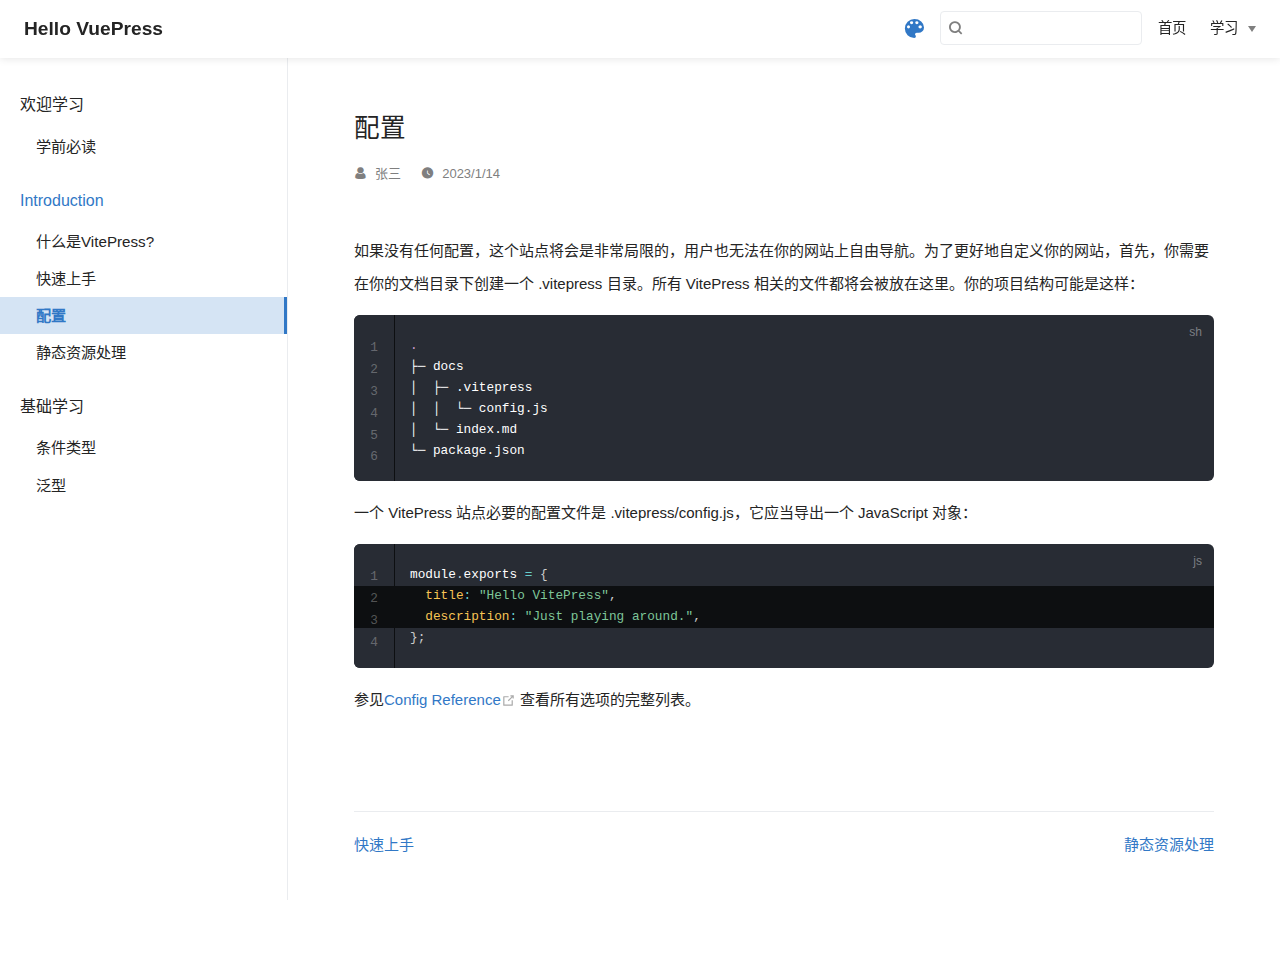
<file: intro/configuration.html>
<!DOCTYPE html>
<html lang="zh-CN">
  <head>
    <meta charset="utf-8">
    <meta name="viewport" content="width=device-width,initial-scale=1">
    <title>配置 | Hello VuePress</title>
    <meta name="generator" content="VuePress 1.9.7">
    
    <meta name="description" content="Just playing around">
    
    <link rel="preload" href="/assets/css/0.styles.9ec09f84.css" as="style"><link rel="preload" href="/assets/js/app.ab8c7c1a.js" as="script"><link rel="preload" href="/assets/js/3.e4073929.js" as="script"><link rel="preload" href="/assets/js/1.f9994a08.js" as="script"><link rel="preload" href="/assets/js/14.5789e992.js" as="script"><link rel="prefetch" href="/assets/js/10.42ec60f9.js"><link rel="prefetch" href="/assets/js/11.5c11dfa0.js"><link rel="prefetch" href="/assets/js/12.8bbec2e8.js"><link rel="prefetch" href="/assets/js/13.dae39ac3.js"><link rel="prefetch" href="/assets/js/15.0bfd55b7.js"><link rel="prefetch" href="/assets/js/16.4bf716c8.js"><link rel="prefetch" href="/assets/js/4.1c403fee.js"><link rel="prefetch" href="/assets/js/5.ba9c2a3c.js"><link rel="prefetch" href="/assets/js/6.7bc1a28c.js"><link rel="prefetch" href="/assets/js/7.ba86839b.js"><link rel="prefetch" href="/assets/js/8.1e07915a.js"><link rel="prefetch" href="/assets/js/9.17291142.js">
    <link rel="stylesheet" href="/assets/css/0.styles.9ec09f84.css">
  </head>
  <body>
    <div id="app" data-server-rendered="true"><div class="theme-container" data-v-7dd95ae2><div data-v-7dd95ae2><div class="password-shadow password-wrapper-out" style="display:none;" data-v-59e6cb88 data-v-7dd95ae2 data-v-7dd95ae2><h3 class="title" data-v-59e6cb88>Hello VuePress</h3> <p class="description" data-v-59e6cb88>Just playing around</p> <label id="box" class="inputBox" data-v-59e6cb88><input type="password" value="" data-v-59e6cb88> <span data-v-59e6cb88>Konck! Knock!</span> <button data-v-59e6cb88>OK</button></label> <div class="footer" data-v-59e6cb88><span data-v-59e6cb88><i class="iconfont reco-theme" data-v-59e6cb88></i> <a target="blank" href="https://vuepress-theme-reco.recoluan.com" data-v-59e6cb88>vuePress-theme-reco</a></span> <span data-v-59e6cb88><i class="iconfont reco-copyright" data-v-59e6cb88></i> <a data-v-59e6cb88><!---->
          
        <!---->
        2023
      </a></span></div></div> <div class="hide" data-v-7dd95ae2><header class="navbar" data-v-7dd95ae2><div class="sidebar-button"><svg xmlns="http://www.w3.org/2000/svg" aria-hidden="true" role="img" viewBox="0 0 448 512" class="icon"><path fill="currentColor" d="M436 124H12c-6.627 0-12-5.373-12-12V80c0-6.627 5.373-12 12-12h424c6.627 0 12 5.373 12 12v32c0 6.627-5.373 12-12 12zm0 160H12c-6.627 0-12-5.373-12-12v-32c0-6.627 5.373-12 12-12h424c6.627 0 12 5.373 12 12v32c0 6.627-5.373 12-12 12zm0 160H12c-6.627 0-12-5.373-12-12v-32c0-6.627 5.373-12 12-12h424c6.627 0 12 5.373 12 12v32c0 6.627-5.373 12-12 12z"></path></svg></div> <a href="/" class="home-link router-link-active"><!----> <span class="site-name">Hello VuePress</span></a> <div class="links"><div class="color-picker"><a class="color-button"><i class="iconfont reco-color"></i></a> <div class="color-picker-menu" style="display:none;"><div class="mode-options"><h4 class="title">Choose mode</h4> <ul class="color-mode-options"><li class="dark">dark</li><li class="auto active">auto</li><li class="light">light</li></ul></div></div></div> <div class="search-box"><i class="iconfont reco-search"></i> <input aria-label="Search" autocomplete="off" spellcheck="false" value=""> <!----></div> <nav class="nav-links can-hide"><div class="nav-item"><a href="/" class="nav-link"><i class="undefined"></i>
  首页
</a></div><div class="nav-item"><div class="dropdown-wrapper"><a class="dropdown-title"><span class="title"><i class="undefined"></i>
      学习
    </span> <span class="arrow right"></span></a> <ul class="nav-dropdown" style="display:none;"><li class="dropdown-item"><!----> <a href="https://v2.cn.vuejs.org/v2/guide/" target="_blank" rel="noopener noreferrer" class="nav-link external"><i class="undefined"></i>
  教程
  <span><svg xmlns="http://www.w3.org/2000/svg" aria-hidden="true" focusable="false" x="0px" y="0px" viewBox="0 0 100 100" width="15" height="15" class="icon outbound"><path fill="currentColor" d="M18.8,85.1h56l0,0c2.2,0,4-1.8,4-4v-32h-8v28h-48v-48h28v-8h-32l0,0c-2.2,0-4,1.8-4,4v56C14.8,83.3,16.6,85.1,18.8,85.1z"></path> <polygon fill="currentColor" points="45.7,48.7 51.3,54.3 77.2,28.5 77.2,37.2 85.2,37.2 85.2,14.9 62.8,14.9 62.8,22.9 71.5,22.9"></polygon></svg> <span class="sr-only">(opens new window)</span></span></a></li><li class="dropdown-item"><!----> <a href="https://v2.cn.vuejs.org/v2/api/" target="_blank" rel="noopener noreferrer" class="nav-link external"><i class="undefined"></i>
  API
  <span><svg xmlns="http://www.w3.org/2000/svg" aria-hidden="true" focusable="false" x="0px" y="0px" viewBox="0 0 100 100" width="15" height="15" class="icon outbound"><path fill="currentColor" d="M18.8,85.1h56l0,0c2.2,0,4-1.8,4-4v-32h-8v28h-48v-48h28v-8h-32l0,0c-2.2,0-4,1.8-4,4v56C14.8,83.3,16.6,85.1,18.8,85.1z"></path> <polygon fill="currentColor" points="45.7,48.7 51.3,54.3 77.2,28.5 77.2,37.2 85.2,37.2 85.2,14.9 62.8,14.9 62.8,22.9 71.5,22.9"></polygon></svg> <span class="sr-only">(opens new window)</span></span></a></li><li class="dropdown-item"><!----> <a href="https://v2.cn.vuejs.org/v2/style-guide/" target="_blank" rel="noopener noreferrer" class="nav-link external"><i class="undefined"></i>
  风格指南
  <span><svg xmlns="http://www.w3.org/2000/svg" aria-hidden="true" focusable="false" x="0px" y="0px" viewBox="0 0 100 100" width="15" height="15" class="icon outbound"><path fill="currentColor" d="M18.8,85.1h56l0,0c2.2,0,4-1.8,4-4v-32h-8v28h-48v-48h28v-8h-32l0,0c-2.2,0-4,1.8-4,4v56C14.8,83.3,16.6,85.1,18.8,85.1z"></path> <polygon fill="currentColor" points="45.7,48.7 51.3,54.3 77.2,28.5 77.2,37.2 85.2,37.2 85.2,14.9 62.8,14.9 62.8,22.9 71.5,22.9"></polygon></svg> <span class="sr-only">(opens new window)</span></span></a></li></ul></div></div> <!----></nav></div></header> <div class="sidebar-mask" data-v-7dd95ae2></div> <aside class="sidebar" data-v-7dd95ae2><div class="personal-info-wrapper" data-v-1fad0c41 data-v-7dd95ae2><!----> <!----> <div class="num" data-v-1fad0c41><div data-v-1fad0c41><h3 data-v-1fad0c41>7</h3> <h6 data-v-1fad0c41>文章</h6></div> <div data-v-1fad0c41><h3 data-v-1fad0c41>0</h3> <h6 data-v-1fad0c41>标签</h6></div></div> <ul class="social-links" data-v-1fad0c41></ul> <hr data-v-1fad0c41></div> <nav class="nav-links"><div class="nav-item"><a href="/" class="nav-link"><i class="undefined"></i>
  首页
</a></div><div class="nav-item"><div class="dropdown-wrapper"><a class="dropdown-title"><span class="title"><i class="undefined"></i>
      学习
    </span> <span class="arrow right"></span></a> <ul class="nav-dropdown" style="display:none;"><li class="dropdown-item"><!----> <a href="https://v2.cn.vuejs.org/v2/guide/" target="_blank" rel="noopener noreferrer" class="nav-link external"><i class="undefined"></i>
  教程
  <span><svg xmlns="http://www.w3.org/2000/svg" aria-hidden="true" focusable="false" x="0px" y="0px" viewBox="0 0 100 100" width="15" height="15" class="icon outbound"><path fill="currentColor" d="M18.8,85.1h56l0,0c2.2,0,4-1.8,4-4v-32h-8v28h-48v-48h28v-8h-32l0,0c-2.2,0-4,1.8-4,4v56C14.8,83.3,16.6,85.1,18.8,85.1z"></path> <polygon fill="currentColor" points="45.7,48.7 51.3,54.3 77.2,28.5 77.2,37.2 85.2,37.2 85.2,14.9 62.8,14.9 62.8,22.9 71.5,22.9"></polygon></svg> <span class="sr-only">(opens new window)</span></span></a></li><li class="dropdown-item"><!----> <a href="https://v2.cn.vuejs.org/v2/api/" target="_blank" rel="noopener noreferrer" class="nav-link external"><i class="undefined"></i>
  API
  <span><svg xmlns="http://www.w3.org/2000/svg" aria-hidden="true" focusable="false" x="0px" y="0px" viewBox="0 0 100 100" width="15" height="15" class="icon outbound"><path fill="currentColor" d="M18.8,85.1h56l0,0c2.2,0,4-1.8,4-4v-32h-8v28h-48v-48h28v-8h-32l0,0c-2.2,0-4,1.8-4,4v56C14.8,83.3,16.6,85.1,18.8,85.1z"></path> <polygon fill="currentColor" points="45.7,48.7 51.3,54.3 77.2,28.5 77.2,37.2 85.2,37.2 85.2,14.9 62.8,14.9 62.8,22.9 71.5,22.9"></polygon></svg> <span class="sr-only">(opens new window)</span></span></a></li><li class="dropdown-item"><!----> <a href="https://v2.cn.vuejs.org/v2/style-guide/" target="_blank" rel="noopener noreferrer" class="nav-link external"><i class="undefined"></i>
  风格指南
  <span><svg xmlns="http://www.w3.org/2000/svg" aria-hidden="true" focusable="false" x="0px" y="0px" viewBox="0 0 100 100" width="15" height="15" class="icon outbound"><path fill="currentColor" d="M18.8,85.1h56l0,0c2.2,0,4-1.8,4-4v-32h-8v28h-48v-48h28v-8h-32l0,0c-2.2,0-4,1.8-4,4v56C14.8,83.3,16.6,85.1,18.8,85.1z"></path> <polygon fill="currentColor" points="45.7,48.7 51.3,54.3 77.2,28.5 77.2,37.2 85.2,37.2 85.2,14.9 62.8,14.9 62.8,22.9 71.5,22.9"></polygon></svg> <span class="sr-only">(opens new window)</span></span></a></li></ul></div></div> <!----></nav> <ul class="sidebar-links"><li><section class="sidebar-group depth-0"><a href="/" class="sidebar-heading clickable router-link-active"><span>欢迎学习</span> <!----></a> <ul class="sidebar-links sidebar-group-items"><li><a href="/" aria-current="page" class="sidebar-link">学前必读</a></li></ul></section></li><li><section class="sidebar-group depth-0"><a href="/intro/vitepress" class="sidebar-heading clickable open"><span>Introduction</span> <!----></a> <ul class="sidebar-links sidebar-group-items"><li><a href="/intro/vitepress.html" class="sidebar-link">什么是VitePress?</a></li><li><a href="/intro/getting-started.html" class="sidebar-link">快速上手</a></li><li><a href="/intro/configuration.html" aria-current="page" class="active sidebar-link">配置</a></li><li><a href="/intro/assets.html" class="sidebar-link">静态资源处理</a></li></ul></section></li><li><section class="sidebar-group depth-0"><a href="/handbook/ConditionalTypes" class="sidebar-heading clickable"><span>基础学习</span> <!----></a> <ul class="sidebar-links sidebar-group-items"><li><a href="/handbook/ConditionalTypes.html" class="sidebar-link">条件类型</a></li><li><a href="/handbook/Generics.html" class="sidebar-link">泛型</a></li></ul></section></li></ul> </aside> <div class="password-shadow password-wrapper-in" style="display:none;" data-v-59e6cb88 data-v-7dd95ae2><h3 class="title" data-v-59e6cb88>配置</h3> <!----> <label id="box" class="inputBox" data-v-59e6cb88><input type="password" value="" data-v-59e6cb88> <span data-v-59e6cb88>Konck! Knock!</span> <button data-v-59e6cb88>OK</button></label> <div class="footer" data-v-59e6cb88><span data-v-59e6cb88><i class="iconfont reco-theme" data-v-59e6cb88></i> <a target="blank" href="https://vuepress-theme-reco.recoluan.com" data-v-59e6cb88>vuePress-theme-reco</a></span> <span data-v-59e6cb88><i class="iconfont reco-copyright" data-v-59e6cb88></i> <a data-v-59e6cb88><!---->
          
        <!---->
        2023
      </a></span></div></div> <div data-v-7dd95ae2><div data-v-7dd95ae2><main class="page" style="padding-right:0;"><section style="display:;"><div class="page-title"><h1 class="title">配置</h1> <div data-v-8a445198><i class="iconfont reco-account" data-v-8a445198><span data-v-8a445198>张三</span></i> <i class="iconfont reco-date" data-v-8a445198><span data-v-8a445198>2023/1/14</span></i> <!----> <!----></div></div> <div class="theme-reco-content content__default"><p>如果没有任何配置，这个站点将会是非常局限的，用户也无法在你的网站上自由导航。为了更好地自定义你的网站，首先，你需要在你的文档目录下创建一个 .vitepress 目录。所有 VitePress 相关的文件都将会被放在这里。你的项目结构可能是这样：</p> <div class="language-sh line-numbers-mode"><pre class="language-sh"><code><span class="token builtin class-name">.</span>
├─ docs
│  ├─ .vitepress
│  │  └─ config.js
│  └─ index.md
└─ package.json
</code></pre> <div class="line-numbers-wrapper"><span class="line-number">1</span><br><span class="line-number">2</span><br><span class="line-number">3</span><br><span class="line-number">4</span><br><span class="line-number">5</span><br><span class="line-number">6</span><br></div></div><p>一个 VitePress 站点必要的配置文件是 .vitepress/config.js，它应当导出一个 JavaScript 对象：</p> <div class="language-js line-numbers-mode"><div class="highlight-lines"><br><div class="highlighted"> </div><div class="highlighted"> </div><br><br></div><pre class="language-js"><code>module<span class="token punctuation">.</span>exports <span class="token operator">=</span> <span class="token punctuation">{</span>
  <span class="token literal-property property">title</span><span class="token operator">:</span> <span class="token string">&quot;Hello VitePress&quot;</span><span class="token punctuation">,</span>
  <span class="token literal-property property">description</span><span class="token operator">:</span> <span class="token string">&quot;Just playing around.&quot;</span><span class="token punctuation">,</span>
<span class="token punctuation">}</span><span class="token punctuation">;</span>
</code></pre><div class="line-numbers-wrapper"><span class="line-number">1</span><br><span class="line-number">2</span><br><span class="line-number">3</span><br><span class="line-number">4</span><br></div></div><p>参见<a href="https://vitepress.vuejs.org/config/introduction" target="_blank" rel="noopener noreferrer">Config Reference<span><svg xmlns="http://www.w3.org/2000/svg" aria-hidden="true" focusable="false" x="0px" y="0px" viewBox="0 0 100 100" width="15" height="15" class="icon outbound"><path fill="currentColor" d="M18.8,85.1h56l0,0c2.2,0,4-1.8,4-4v-32h-8v28h-48v-48h28v-8h-32l0,0c-2.2,0-4,1.8-4,4v56C14.8,83.3,16.6,85.1,18.8,85.1z"></path> <polygon fill="currentColor" points="45.7,48.7 51.3,54.3 77.2,28.5 77.2,37.2 85.2,37.2 85.2,14.9 62.8,14.9 62.8,22.9 71.5,22.9"></polygon></svg> <span class="sr-only">(opens new window)</span></span></a>查看所有选项的完整列表。</p></div></section> <footer class="page-edit"><!----> <!----></footer> <div class="page-nav"><p class="inner"><span class="prev"><a href="/intro/getting-started.html" class="prev">
          快速上手
        </a></span> <span class="next"><a href="/intro/assets.html">
          静态资源处理
        </a></span></p></div> <div class="comments-wrapper"><!----></div></main></div> <!----></div> <ul class="sub-sidebar sub-sidebar-wrapper" style="width:0;" data-v-b57cc07c data-v-7dd95ae2></ul></div></div></div><div class="global-ui"><div class="back-to-ceiling" style="right:1rem;bottom:6rem;width:2.5rem;height:2.5rem;border-radius:.25rem;line-height:2.5rem;display:none;" data-v-c6073ba8 data-v-c6073ba8><svg t="1574745035067" viewBox="0 0 1024 1024" version="1.1" xmlns="http://www.w3.org/2000/svg" p-id="5404" class="icon" data-v-c6073ba8><path d="M526.60727968 10.90185116a27.675 27.675 0 0 0-29.21455937 0c-131.36607665 82.28402758-218.69155461 228.01873535-218.69155402 394.07834331a462.20625001 462.20625001 0 0 0 5.36959153 69.94390903c1.00431239 6.55289093-0.34802892 13.13561351-3.76865779 18.80351572-32.63518765 54.11355614-51.75690182 118.55860487-51.7569018 187.94566865a371.06718723 371.06718723 0 0 0 11.50484808 91.98906777c6.53300375 25.50556257 41.68394495 28.14064038 52.69160883 4.22606766 17.37162448-37.73630017 42.14135425-72.50938081 72.80769204-103.21549295 2.18761121 3.04276886 4.15646224 6.24463696 6.40373557 9.22774369a1871.4375 1871.4375 0 0 0 140.04691725 5.34970492 1866.36093723 1866.36093723 0 0 0 140.04691723-5.34970492c2.24727335-2.98310674 4.21612437-6.18497483 6.3937923-9.2178004 30.66633723 30.70611158 55.4360664 65.4791928 72.80769147 103.21549355 11.00766384 23.91457269 46.15860503 21.27949489 52.69160879-4.22606768a371.15156223 371.15156223 0 0 0 11.514792-91.99901164c0-69.36717486-19.13165746-133.82216804-51.75690182-187.92578088-3.42062944-5.66790279-4.76302748-12.26056868-3.76865837-18.80351632a462.20625001 462.20625001 0 0 0 5.36959269-69.943909c-0.00994388-166.08943902-87.32547796-311.81420293-218.6915546-394.09823051zM605.93803103 357.87693858a93.93749974 93.93749974 0 1 1-187.89594924 6.1e-7 93.93749974 93.93749974 0 0 1 187.89594924-6.1e-7z" p-id="5405" data-v-c6073ba8></path><path d="M429.50777625 765.63860547C429.50777625 803.39355007 466.44236686 1000.39046097 512.00932183 1000.39046097c45.56695499 0 82.4922232-197.00623328 82.5015456-234.7518555 0-37.75494459-36.9345906-68.35043303-82.4922232-68.34111062-45.57627738-0.00932239-82.52019037 30.59548842-82.51086798 68.34111062z" p-id="5406" data-v-c6073ba8></path></svg></div></div></div>
    <script src="/assets/js/app.ab8c7c1a.js" defer></script><script src="/assets/js/3.e4073929.js" defer></script><script src="/assets/js/1.f9994a08.js" defer></script><script src="/assets/js/14.5789e992.js" defer></script>
  </body>
</html>
</file>
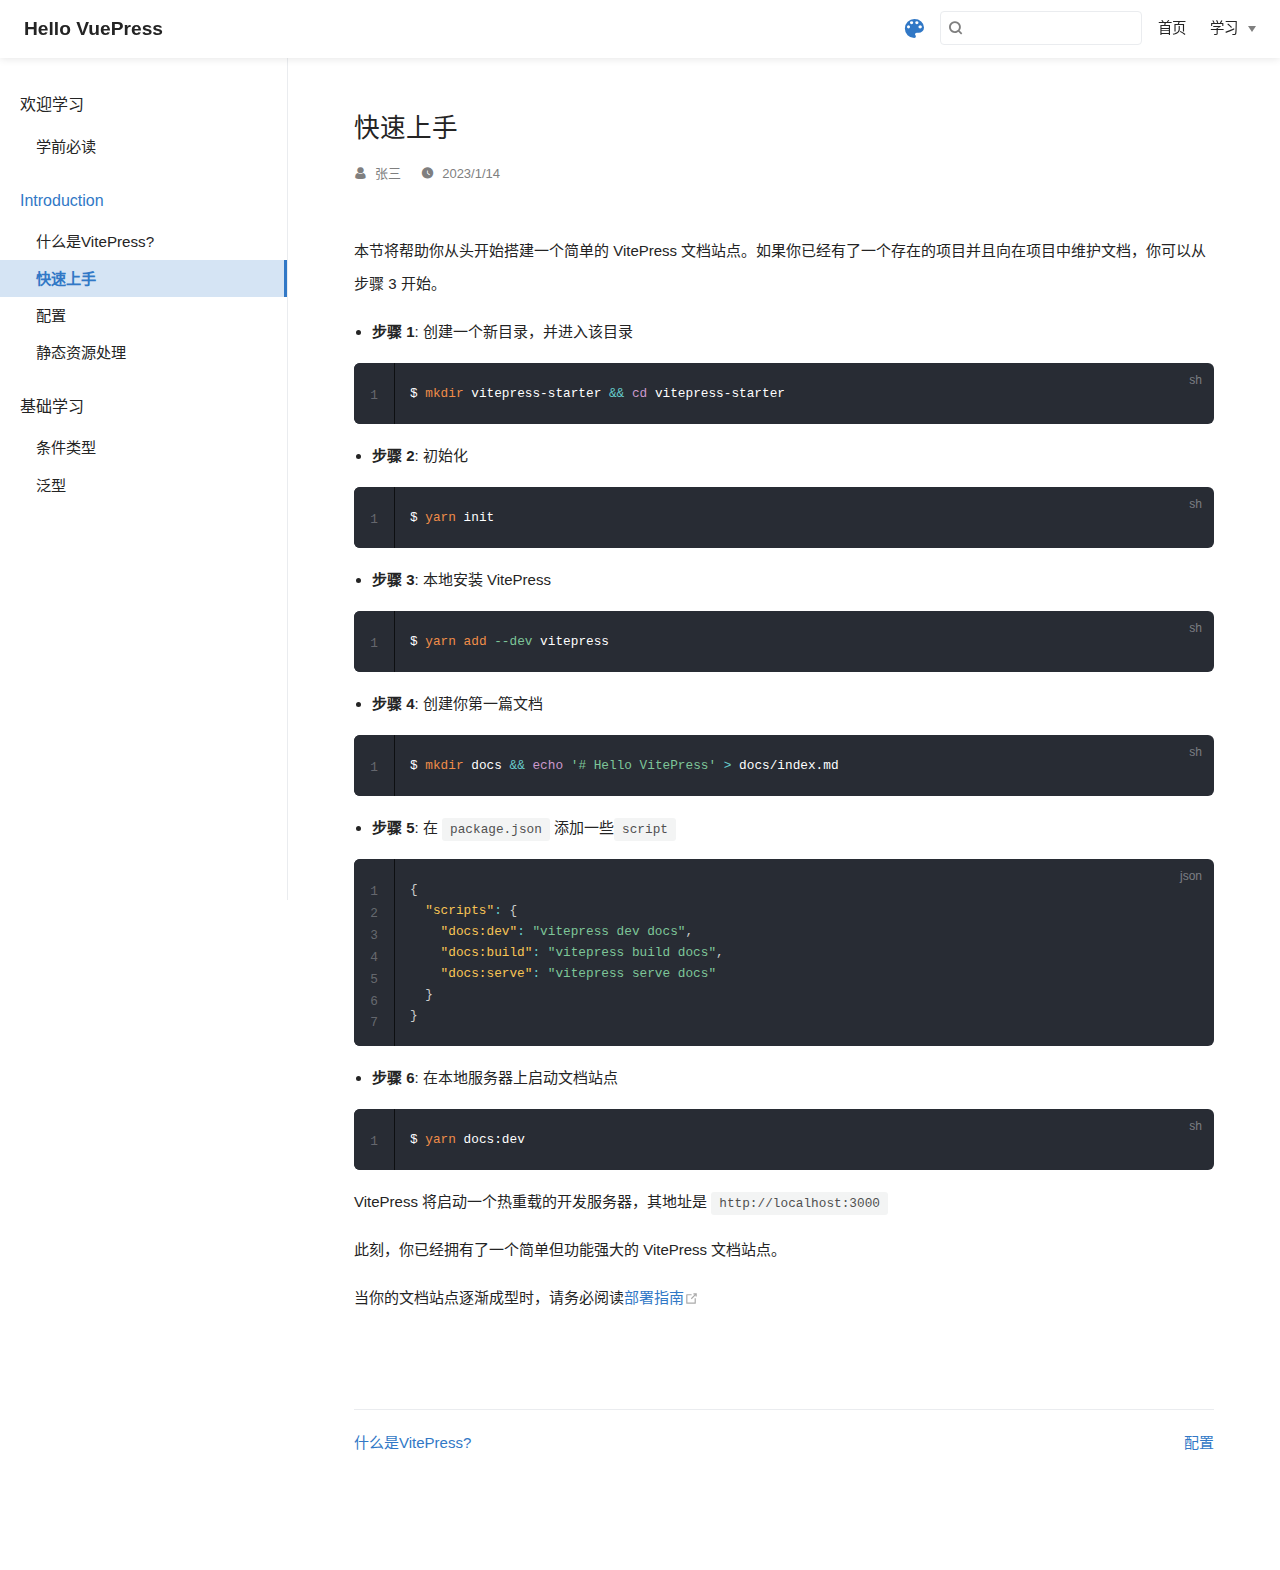
<file: intro/getting-started.html>
<!DOCTYPE html>
<html lang="zh-CN">
  <head>
    <meta charset="utf-8">
    <meta name="viewport" content="width=device-width,initial-scale=1">
    <title>快速上手 | Hello VuePress</title>
    <meta name="generator" content="VuePress 1.9.7">
    
    <meta name="description" content="Just playing around">
    
    <link rel="preload" href="/assets/css/0.styles.9ec09f84.css" as="style"><link rel="preload" href="/assets/js/app.ab8c7c1a.js" as="script"><link rel="preload" href="/assets/js/3.e4073929.js" as="script"><link rel="preload" href="/assets/js/1.f9994a08.js" as="script"><link rel="preload" href="/assets/js/15.0bfd55b7.js" as="script"><link rel="prefetch" href="/assets/js/10.42ec60f9.js"><link rel="prefetch" href="/assets/js/11.5c11dfa0.js"><link rel="prefetch" href="/assets/js/12.8bbec2e8.js"><link rel="prefetch" href="/assets/js/13.dae39ac3.js"><link rel="prefetch" href="/assets/js/14.5789e992.js"><link rel="prefetch" href="/assets/js/16.4bf716c8.js"><link rel="prefetch" href="/assets/js/4.1c403fee.js"><link rel="prefetch" href="/assets/js/5.ba9c2a3c.js"><link rel="prefetch" href="/assets/js/6.7bc1a28c.js"><link rel="prefetch" href="/assets/js/7.ba86839b.js"><link rel="prefetch" href="/assets/js/8.1e07915a.js"><link rel="prefetch" href="/assets/js/9.17291142.js">
    <link rel="stylesheet" href="/assets/css/0.styles.9ec09f84.css">
  </head>
  <body>
    <div id="app" data-server-rendered="true"><div class="theme-container" data-v-7dd95ae2><div data-v-7dd95ae2><div class="password-shadow password-wrapper-out" style="display:none;" data-v-59e6cb88 data-v-7dd95ae2 data-v-7dd95ae2><h3 class="title" data-v-59e6cb88>Hello VuePress</h3> <p class="description" data-v-59e6cb88>Just playing around</p> <label id="box" class="inputBox" data-v-59e6cb88><input type="password" value="" data-v-59e6cb88> <span data-v-59e6cb88>Konck! Knock!</span> <button data-v-59e6cb88>OK</button></label> <div class="footer" data-v-59e6cb88><span data-v-59e6cb88><i class="iconfont reco-theme" data-v-59e6cb88></i> <a target="blank" href="https://vuepress-theme-reco.recoluan.com" data-v-59e6cb88>vuePress-theme-reco</a></span> <span data-v-59e6cb88><i class="iconfont reco-copyright" data-v-59e6cb88></i> <a data-v-59e6cb88><!---->
          
        <!---->
        2023
      </a></span></div></div> <div class="hide" data-v-7dd95ae2><header class="navbar" data-v-7dd95ae2><div class="sidebar-button"><svg xmlns="http://www.w3.org/2000/svg" aria-hidden="true" role="img" viewBox="0 0 448 512" class="icon"><path fill="currentColor" d="M436 124H12c-6.627 0-12-5.373-12-12V80c0-6.627 5.373-12 12-12h424c6.627 0 12 5.373 12 12v32c0 6.627-5.373 12-12 12zm0 160H12c-6.627 0-12-5.373-12-12v-32c0-6.627 5.373-12 12-12h424c6.627 0 12 5.373 12 12v32c0 6.627-5.373 12-12 12zm0 160H12c-6.627 0-12-5.373-12-12v-32c0-6.627 5.373-12 12-12h424c6.627 0 12 5.373 12 12v32c0 6.627-5.373 12-12 12z"></path></svg></div> <a href="/" class="home-link router-link-active"><!----> <span class="site-name">Hello VuePress</span></a> <div class="links"><div class="color-picker"><a class="color-button"><i class="iconfont reco-color"></i></a> <div class="color-picker-menu" style="display:none;"><div class="mode-options"><h4 class="title">Choose mode</h4> <ul class="color-mode-options"><li class="dark">dark</li><li class="auto active">auto</li><li class="light">light</li></ul></div></div></div> <div class="search-box"><i class="iconfont reco-search"></i> <input aria-label="Search" autocomplete="off" spellcheck="false" value=""> <!----></div> <nav class="nav-links can-hide"><div class="nav-item"><a href="/" class="nav-link"><i class="undefined"></i>
  首页
</a></div><div class="nav-item"><div class="dropdown-wrapper"><a class="dropdown-title"><span class="title"><i class="undefined"></i>
      学习
    </span> <span class="arrow right"></span></a> <ul class="nav-dropdown" style="display:none;"><li class="dropdown-item"><!----> <a href="https://v2.cn.vuejs.org/v2/guide/" target="_blank" rel="noopener noreferrer" class="nav-link external"><i class="undefined"></i>
  教程
  <span><svg xmlns="http://www.w3.org/2000/svg" aria-hidden="true" focusable="false" x="0px" y="0px" viewBox="0 0 100 100" width="15" height="15" class="icon outbound"><path fill="currentColor" d="M18.8,85.1h56l0,0c2.2,0,4-1.8,4-4v-32h-8v28h-48v-48h28v-8h-32l0,0c-2.2,0-4,1.8-4,4v56C14.8,83.3,16.6,85.1,18.8,85.1z"></path> <polygon fill="currentColor" points="45.7,48.7 51.3,54.3 77.2,28.5 77.2,37.2 85.2,37.2 85.2,14.9 62.8,14.9 62.8,22.9 71.5,22.9"></polygon></svg> <span class="sr-only">(opens new window)</span></span></a></li><li class="dropdown-item"><!----> <a href="https://v2.cn.vuejs.org/v2/api/" target="_blank" rel="noopener noreferrer" class="nav-link external"><i class="undefined"></i>
  API
  <span><svg xmlns="http://www.w3.org/2000/svg" aria-hidden="true" focusable="false" x="0px" y="0px" viewBox="0 0 100 100" width="15" height="15" class="icon outbound"><path fill="currentColor" d="M18.8,85.1h56l0,0c2.2,0,4-1.8,4-4v-32h-8v28h-48v-48h28v-8h-32l0,0c-2.2,0-4,1.8-4,4v56C14.8,83.3,16.6,85.1,18.8,85.1z"></path> <polygon fill="currentColor" points="45.7,48.7 51.3,54.3 77.2,28.5 77.2,37.2 85.2,37.2 85.2,14.9 62.8,14.9 62.8,22.9 71.5,22.9"></polygon></svg> <span class="sr-only">(opens new window)</span></span></a></li><li class="dropdown-item"><!----> <a href="https://v2.cn.vuejs.org/v2/style-guide/" target="_blank" rel="noopener noreferrer" class="nav-link external"><i class="undefined"></i>
  风格指南
  <span><svg xmlns="http://www.w3.org/2000/svg" aria-hidden="true" focusable="false" x="0px" y="0px" viewBox="0 0 100 100" width="15" height="15" class="icon outbound"><path fill="currentColor" d="M18.8,85.1h56l0,0c2.2,0,4-1.8,4-4v-32h-8v28h-48v-48h28v-8h-32l0,0c-2.2,0-4,1.8-4,4v56C14.8,83.3,16.6,85.1,18.8,85.1z"></path> <polygon fill="currentColor" points="45.7,48.7 51.3,54.3 77.2,28.5 77.2,37.2 85.2,37.2 85.2,14.9 62.8,14.9 62.8,22.9 71.5,22.9"></polygon></svg> <span class="sr-only">(opens new window)</span></span></a></li></ul></div></div> <!----></nav></div></header> <div class="sidebar-mask" data-v-7dd95ae2></div> <aside class="sidebar" data-v-7dd95ae2><div class="personal-info-wrapper" data-v-1fad0c41 data-v-7dd95ae2><!----> <!----> <div class="num" data-v-1fad0c41><div data-v-1fad0c41><h3 data-v-1fad0c41>7</h3> <h6 data-v-1fad0c41>文章</h6></div> <div data-v-1fad0c41><h3 data-v-1fad0c41>0</h3> <h6 data-v-1fad0c41>标签</h6></div></div> <ul class="social-links" data-v-1fad0c41></ul> <hr data-v-1fad0c41></div> <nav class="nav-links"><div class="nav-item"><a href="/" class="nav-link"><i class="undefined"></i>
  首页
</a></div><div class="nav-item"><div class="dropdown-wrapper"><a class="dropdown-title"><span class="title"><i class="undefined"></i>
      学习
    </span> <span class="arrow right"></span></a> <ul class="nav-dropdown" style="display:none;"><li class="dropdown-item"><!----> <a href="https://v2.cn.vuejs.org/v2/guide/" target="_blank" rel="noopener noreferrer" class="nav-link external"><i class="undefined"></i>
  教程
  <span><svg xmlns="http://www.w3.org/2000/svg" aria-hidden="true" focusable="false" x="0px" y="0px" viewBox="0 0 100 100" width="15" height="15" class="icon outbound"><path fill="currentColor" d="M18.8,85.1h56l0,0c2.2,0,4-1.8,4-4v-32h-8v28h-48v-48h28v-8h-32l0,0c-2.2,0-4,1.8-4,4v56C14.8,83.3,16.6,85.1,18.8,85.1z"></path> <polygon fill="currentColor" points="45.7,48.7 51.3,54.3 77.2,28.5 77.2,37.2 85.2,37.2 85.2,14.9 62.8,14.9 62.8,22.9 71.5,22.9"></polygon></svg> <span class="sr-only">(opens new window)</span></span></a></li><li class="dropdown-item"><!----> <a href="https://v2.cn.vuejs.org/v2/api/" target="_blank" rel="noopener noreferrer" class="nav-link external"><i class="undefined"></i>
  API
  <span><svg xmlns="http://www.w3.org/2000/svg" aria-hidden="true" focusable="false" x="0px" y="0px" viewBox="0 0 100 100" width="15" height="15" class="icon outbound"><path fill="currentColor" d="M18.8,85.1h56l0,0c2.2,0,4-1.8,4-4v-32h-8v28h-48v-48h28v-8h-32l0,0c-2.2,0-4,1.8-4,4v56C14.8,83.3,16.6,85.1,18.8,85.1z"></path> <polygon fill="currentColor" points="45.7,48.7 51.3,54.3 77.2,28.5 77.2,37.2 85.2,37.2 85.2,14.9 62.8,14.9 62.8,22.9 71.5,22.9"></polygon></svg> <span class="sr-only">(opens new window)</span></span></a></li><li class="dropdown-item"><!----> <a href="https://v2.cn.vuejs.org/v2/style-guide/" target="_blank" rel="noopener noreferrer" class="nav-link external"><i class="undefined"></i>
  风格指南
  <span><svg xmlns="http://www.w3.org/2000/svg" aria-hidden="true" focusable="false" x="0px" y="0px" viewBox="0 0 100 100" width="15" height="15" class="icon outbound"><path fill="currentColor" d="M18.8,85.1h56l0,0c2.2,0,4-1.8,4-4v-32h-8v28h-48v-48h28v-8h-32l0,0c-2.2,0-4,1.8-4,4v56C14.8,83.3,16.6,85.1,18.8,85.1z"></path> <polygon fill="currentColor" points="45.7,48.7 51.3,54.3 77.2,28.5 77.2,37.2 85.2,37.2 85.2,14.9 62.8,14.9 62.8,22.9 71.5,22.9"></polygon></svg> <span class="sr-only">(opens new window)</span></span></a></li></ul></div></div> <!----></nav> <ul class="sidebar-links"><li><section class="sidebar-group depth-0"><a href="/" class="sidebar-heading clickable router-link-active"><span>欢迎学习</span> <!----></a> <ul class="sidebar-links sidebar-group-items"><li><a href="/" aria-current="page" class="sidebar-link">学前必读</a></li></ul></section></li><li><section class="sidebar-group depth-0"><a href="/intro/vitepress" class="sidebar-heading clickable open"><span>Introduction</span> <!----></a> <ul class="sidebar-links sidebar-group-items"><li><a href="/intro/vitepress.html" class="sidebar-link">什么是VitePress?</a></li><li><a href="/intro/getting-started.html" aria-current="page" class="active sidebar-link">快速上手</a></li><li><a href="/intro/configuration.html" class="sidebar-link">配置</a></li><li><a href="/intro/assets.html" class="sidebar-link">静态资源处理</a></li></ul></section></li><li><section class="sidebar-group depth-0"><a href="/handbook/ConditionalTypes" class="sidebar-heading clickable"><span>基础学习</span> <!----></a> <ul class="sidebar-links sidebar-group-items"><li><a href="/handbook/ConditionalTypes.html" class="sidebar-link">条件类型</a></li><li><a href="/handbook/Generics.html" class="sidebar-link">泛型</a></li></ul></section></li></ul> </aside> <div class="password-shadow password-wrapper-in" style="display:none;" data-v-59e6cb88 data-v-7dd95ae2><h3 class="title" data-v-59e6cb88>快速上手</h3> <!----> <label id="box" class="inputBox" data-v-59e6cb88><input type="password" value="" data-v-59e6cb88> <span data-v-59e6cb88>Konck! Knock!</span> <button data-v-59e6cb88>OK</button></label> <div class="footer" data-v-59e6cb88><span data-v-59e6cb88><i class="iconfont reco-theme" data-v-59e6cb88></i> <a target="blank" href="https://vuepress-theme-reco.recoluan.com" data-v-59e6cb88>vuePress-theme-reco</a></span> <span data-v-59e6cb88><i class="iconfont reco-copyright" data-v-59e6cb88></i> <a data-v-59e6cb88><!---->
          
        <!---->
        2023
      </a></span></div></div> <div data-v-7dd95ae2><div data-v-7dd95ae2><main class="page" style="padding-right:0;"><section style="display:;"><div class="page-title"><h1 class="title">快速上手</h1> <div data-v-8a445198><i class="iconfont reco-account" data-v-8a445198><span data-v-8a445198>张三</span></i> <i class="iconfont reco-date" data-v-8a445198><span data-v-8a445198>2023/1/14</span></i> <!----> <!----></div></div> <div class="theme-reco-content content__default"><p>本节将帮助你从头开始搭建一个简单的 VitePress 文档站点。如果你已经有了一个存在的项目并且向在项目中维护文档，你可以从步骤 3 开始。</p> <ul><li><strong>步骤 1</strong>: 创建一个新目录，并进入该目录</li></ul> <div class="language-sh line-numbers-mode"><pre class="language-sh"><code>$ <span class="token function">mkdir</span> vitepress-starter <span class="token operator">&amp;&amp;</span> <span class="token builtin class-name">cd</span> vitepress-starter
</code></pre> <div class="line-numbers-wrapper"><span class="line-number">1</span><br></div></div><ul><li><strong>步骤 2</strong>: 初始化</li></ul> <div class="language-sh line-numbers-mode"><pre class="language-sh"><code>$ <span class="token function">yarn</span> init
</code></pre> <div class="line-numbers-wrapper"><span class="line-number">1</span><br></div></div><ul><li><strong>步骤 3</strong>: 本地安装 VitePress</li></ul> <div class="language-sh line-numbers-mode"><pre class="language-sh"><code>$ <span class="token function">yarn</span> <span class="token function">add</span> <span class="token parameter variable">--dev</span> vitepress
</code></pre> <div class="line-numbers-wrapper"><span class="line-number">1</span><br></div></div><ul><li><strong>步骤 4</strong>: 创建你第一篇文档</li></ul> <div class="language-sh line-numbers-mode"><pre class="language-sh"><code>$ <span class="token function">mkdir</span> docs <span class="token operator">&amp;&amp;</span> <span class="token builtin class-name">echo</span> <span class="token string">'# Hello VitePress'</span> <span class="token operator">&gt;</span> docs/index.md
</code></pre> <div class="line-numbers-wrapper"><span class="line-number">1</span><br></div></div><ul><li><strong>步骤 5</strong>: 在 <code>package.json</code> 添加一些<code>script</code></li></ul> <div class="language-json line-numbers-mode"><pre class="language-json"><code><span class="token punctuation">{</span>
  <span class="token property">&quot;scripts&quot;</span><span class="token operator">:</span> <span class="token punctuation">{</span>
    <span class="token property">&quot;docs:dev&quot;</span><span class="token operator">:</span> <span class="token string">&quot;vitepress dev docs&quot;</span><span class="token punctuation">,</span>
    <span class="token property">&quot;docs:build&quot;</span><span class="token operator">:</span> <span class="token string">&quot;vitepress build docs&quot;</span><span class="token punctuation">,</span>
    <span class="token property">&quot;docs:serve&quot;</span><span class="token operator">:</span> <span class="token string">&quot;vitepress serve docs&quot;</span>
  <span class="token punctuation">}</span>
<span class="token punctuation">}</span>
</code></pre> <div class="line-numbers-wrapper"><span class="line-number">1</span><br><span class="line-number">2</span><br><span class="line-number">3</span><br><span class="line-number">4</span><br><span class="line-number">5</span><br><span class="line-number">6</span><br><span class="line-number">7</span><br></div></div><ul><li><strong>步骤 6</strong>: 在本地服务器上启动文档站点</li></ul> <div class="language-sh line-numbers-mode"><pre class="language-sh"><code>$ <span class="token function">yarn</span> docs:dev
</code></pre> <div class="line-numbers-wrapper"><span class="line-number">1</span><br></div></div><p>VitePress 将启动一个热重载的开发服务器，其地址是 <code>http://localhost:3000</code></p> <p>此刻，你已经拥有了一个简单但功能强大的 VitePress 文档站点。</p> <p>当你的文档站点逐渐成型时，请务必阅读<a href="https://vitejs.cn/vitepress/guide/deploy.html" target="_blank" rel="noopener noreferrer">部署指南<span><svg xmlns="http://www.w3.org/2000/svg" aria-hidden="true" focusable="false" x="0px" y="0px" viewBox="0 0 100 100" width="15" height="15" class="icon outbound"><path fill="currentColor" d="M18.8,85.1h56l0,0c2.2,0,4-1.8,4-4v-32h-8v28h-48v-48h28v-8h-32l0,0c-2.2,0-4,1.8-4,4v56C14.8,83.3,16.6,85.1,18.8,85.1z"></path> <polygon fill="currentColor" points="45.7,48.7 51.3,54.3 77.2,28.5 77.2,37.2 85.2,37.2 85.2,14.9 62.8,14.9 62.8,22.9 71.5,22.9"></polygon></svg> <span class="sr-only">(opens new window)</span></span></a></p></div></section> <footer class="page-edit"><!----> <!----></footer> <div class="page-nav"><p class="inner"><span class="prev"><a href="/intro/vitepress.html" class="prev">
          什么是VitePress?
        </a></span> <span class="next"><a href="/intro/configuration.html">
          配置
        </a></span></p></div> <div class="comments-wrapper"><!----></div></main></div> <!----></div> <ul class="sub-sidebar sub-sidebar-wrapper" style="width:0;" data-v-b57cc07c data-v-7dd95ae2></ul></div></div></div><div class="global-ui"><div class="back-to-ceiling" style="right:1rem;bottom:6rem;width:2.5rem;height:2.5rem;border-radius:.25rem;line-height:2.5rem;display:none;" data-v-c6073ba8 data-v-c6073ba8><svg t="1574745035067" viewBox="0 0 1024 1024" version="1.1" xmlns="http://www.w3.org/2000/svg" p-id="5404" class="icon" data-v-c6073ba8><path d="M526.60727968 10.90185116a27.675 27.675 0 0 0-29.21455937 0c-131.36607665 82.28402758-218.69155461 228.01873535-218.69155402 394.07834331a462.20625001 462.20625001 0 0 0 5.36959153 69.94390903c1.00431239 6.55289093-0.34802892 13.13561351-3.76865779 18.80351572-32.63518765 54.11355614-51.75690182 118.55860487-51.7569018 187.94566865a371.06718723 371.06718723 0 0 0 11.50484808 91.98906777c6.53300375 25.50556257 41.68394495 28.14064038 52.69160883 4.22606766 17.37162448-37.73630017 42.14135425-72.50938081 72.80769204-103.21549295 2.18761121 3.04276886 4.15646224 6.24463696 6.40373557 9.22774369a1871.4375 1871.4375 0 0 0 140.04691725 5.34970492 1866.36093723 1866.36093723 0 0 0 140.04691723-5.34970492c2.24727335-2.98310674 4.21612437-6.18497483 6.3937923-9.2178004 30.66633723 30.70611158 55.4360664 65.4791928 72.80769147 103.21549355 11.00766384 23.91457269 46.15860503 21.27949489 52.69160879-4.22606768a371.15156223 371.15156223 0 0 0 11.514792-91.99901164c0-69.36717486-19.13165746-133.82216804-51.75690182-187.92578088-3.42062944-5.66790279-4.76302748-12.26056868-3.76865837-18.80351632a462.20625001 462.20625001 0 0 0 5.36959269-69.943909c-0.00994388-166.08943902-87.32547796-311.81420293-218.6915546-394.09823051zM605.93803103 357.87693858a93.93749974 93.93749974 0 1 1-187.89594924 6.1e-7 93.93749974 93.93749974 0 0 1 187.89594924-6.1e-7z" p-id="5405" data-v-c6073ba8></path><path d="M429.50777625 765.63860547C429.50777625 803.39355007 466.44236686 1000.39046097 512.00932183 1000.39046097c45.56695499 0 82.4922232-197.00623328 82.5015456-234.7518555 0-37.75494459-36.9345906-68.35043303-82.4922232-68.34111062-45.57627738-0.00932239-82.52019037 30.59548842-82.51086798 68.34111062z" p-id="5406" data-v-c6073ba8></path></svg></div></div></div>
    <script src="/assets/js/app.ab8c7c1a.js" defer></script><script src="/assets/js/3.e4073929.js" defer></script><script src="/assets/js/1.f9994a08.js" defer></script><script src="/assets/js/15.0bfd55b7.js" defer></script>
  </body>
</html>
</file>
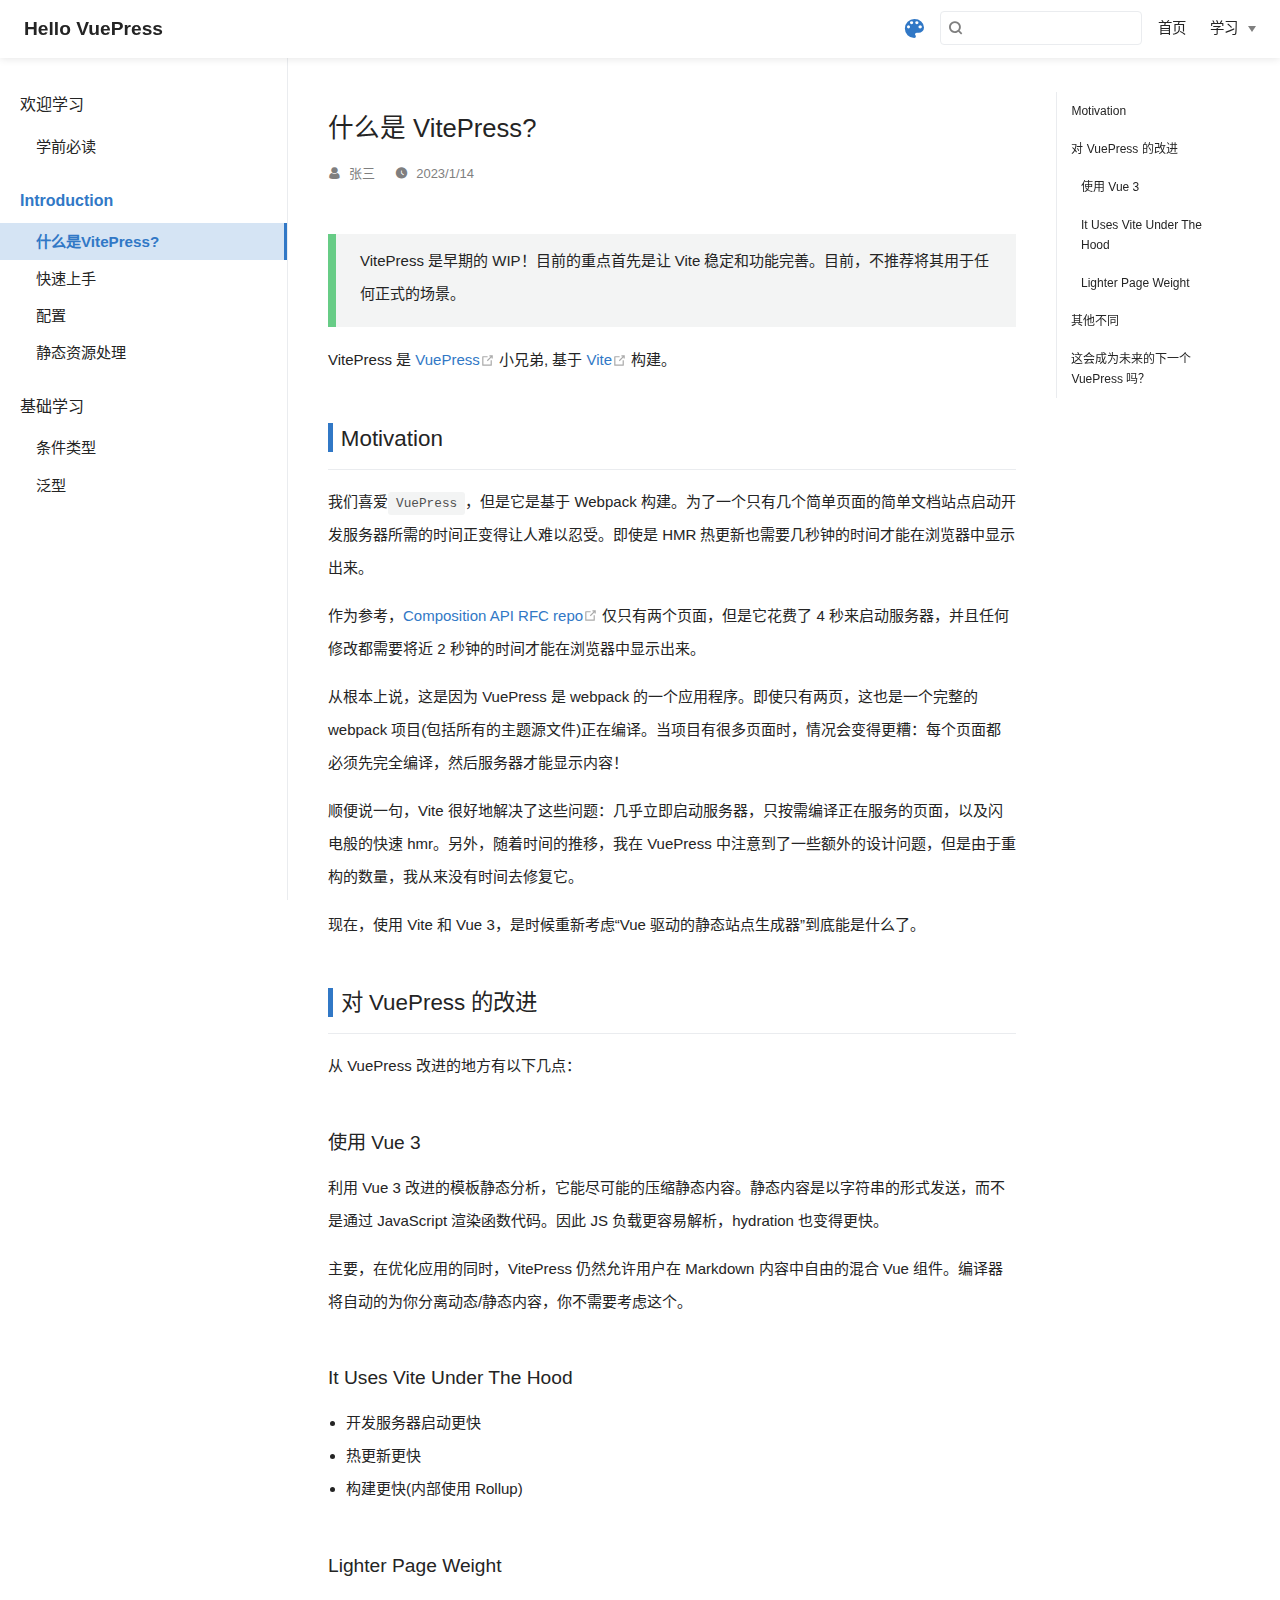
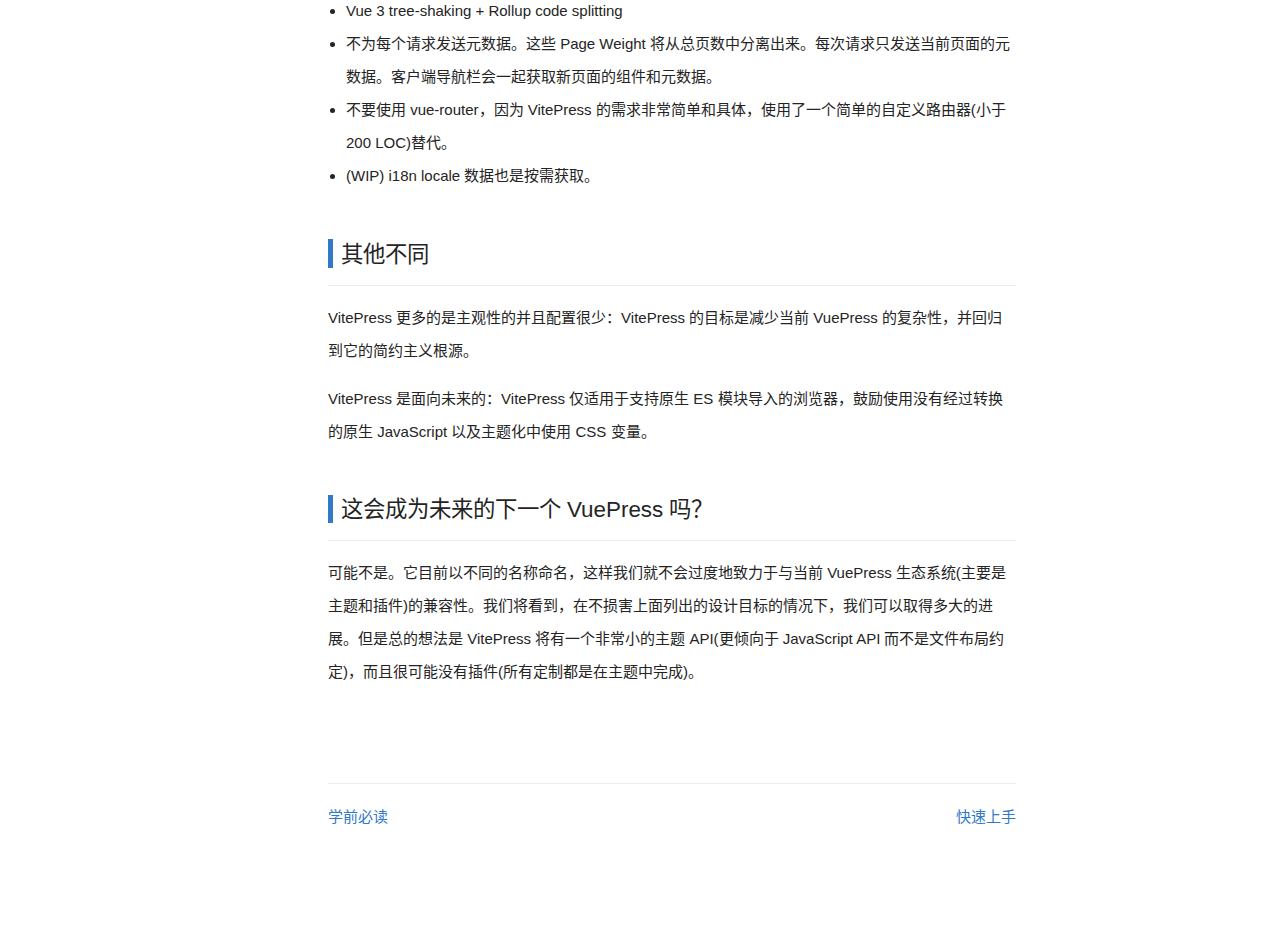
<file: intro/vitepress.html>
<!DOCTYPE html>
<html lang="zh-CN">
  <head>
    <meta charset="utf-8">
    <meta name="viewport" content="width=device-width,initial-scale=1">
    <title>什么是 VitePress? | Hello VuePress</title>
    <meta name="generator" content="VuePress 1.9.7">
    
    <meta name="description" content="Just playing around">
    
    <link rel="preload" href="/assets/css/0.styles.9ec09f84.css" as="style"><link rel="preload" href="/assets/js/app.ab8c7c1a.js" as="script"><link rel="preload" href="/assets/js/3.e4073929.js" as="script"><link rel="preload" href="/assets/js/1.f9994a08.js" as="script"><link rel="preload" href="/assets/js/16.4bf716c8.js" as="script"><link rel="prefetch" href="/assets/js/10.42ec60f9.js"><link rel="prefetch" href="/assets/js/11.5c11dfa0.js"><link rel="prefetch" href="/assets/js/12.8bbec2e8.js"><link rel="prefetch" href="/assets/js/13.dae39ac3.js"><link rel="prefetch" href="/assets/js/14.5789e992.js"><link rel="prefetch" href="/assets/js/15.0bfd55b7.js"><link rel="prefetch" href="/assets/js/4.1c403fee.js"><link rel="prefetch" href="/assets/js/5.ba9c2a3c.js"><link rel="prefetch" href="/assets/js/6.7bc1a28c.js"><link rel="prefetch" href="/assets/js/7.ba86839b.js"><link rel="prefetch" href="/assets/js/8.1e07915a.js"><link rel="prefetch" href="/assets/js/9.17291142.js">
    <link rel="stylesheet" href="/assets/css/0.styles.9ec09f84.css">
  </head>
  <body>
    <div id="app" data-server-rendered="true"><div class="theme-container" data-v-7dd95ae2><div data-v-7dd95ae2><div class="password-shadow password-wrapper-out" style="display:none;" data-v-59e6cb88 data-v-7dd95ae2 data-v-7dd95ae2><h3 class="title" data-v-59e6cb88>Hello VuePress</h3> <p class="description" data-v-59e6cb88>Just playing around</p> <label id="box" class="inputBox" data-v-59e6cb88><input type="password" value="" data-v-59e6cb88> <span data-v-59e6cb88>Konck! Knock!</span> <button data-v-59e6cb88>OK</button></label> <div class="footer" data-v-59e6cb88><span data-v-59e6cb88><i class="iconfont reco-theme" data-v-59e6cb88></i> <a target="blank" href="https://vuepress-theme-reco.recoluan.com" data-v-59e6cb88>vuePress-theme-reco</a></span> <span data-v-59e6cb88><i class="iconfont reco-copyright" data-v-59e6cb88></i> <a data-v-59e6cb88><!---->
          
        <!---->
        2023
      </a></span></div></div> <div class="hide" data-v-7dd95ae2><header class="navbar" data-v-7dd95ae2><div class="sidebar-button"><svg xmlns="http://www.w3.org/2000/svg" aria-hidden="true" role="img" viewBox="0 0 448 512" class="icon"><path fill="currentColor" d="M436 124H12c-6.627 0-12-5.373-12-12V80c0-6.627 5.373-12 12-12h424c6.627 0 12 5.373 12 12v32c0 6.627-5.373 12-12 12zm0 160H12c-6.627 0-12-5.373-12-12v-32c0-6.627 5.373-12 12-12h424c6.627 0 12 5.373 12 12v32c0 6.627-5.373 12-12 12zm0 160H12c-6.627 0-12-5.373-12-12v-32c0-6.627 5.373-12 12-12h424c6.627 0 12 5.373 12 12v32c0 6.627-5.373 12-12 12z"></path></svg></div> <a href="/" class="home-link router-link-active"><!----> <span class="site-name">Hello VuePress</span></a> <div class="links"><div class="color-picker"><a class="color-button"><i class="iconfont reco-color"></i></a> <div class="color-picker-menu" style="display:none;"><div class="mode-options"><h4 class="title">Choose mode</h4> <ul class="color-mode-options"><li class="dark">dark</li><li class="auto active">auto</li><li class="light">light</li></ul></div></div></div> <div class="search-box"><i class="iconfont reco-search"></i> <input aria-label="Search" autocomplete="off" spellcheck="false" value=""> <!----></div> <nav class="nav-links can-hide"><div class="nav-item"><a href="/" class="nav-link"><i class="undefined"></i>
  首页
</a></div><div class="nav-item"><div class="dropdown-wrapper"><a class="dropdown-title"><span class="title"><i class="undefined"></i>
      学习
    </span> <span class="arrow right"></span></a> <ul class="nav-dropdown" style="display:none;"><li class="dropdown-item"><!----> <a href="https://v2.cn.vuejs.org/v2/guide/" target="_blank" rel="noopener noreferrer" class="nav-link external"><i class="undefined"></i>
  教程
  <span><svg xmlns="http://www.w3.org/2000/svg" aria-hidden="true" focusable="false" x="0px" y="0px" viewBox="0 0 100 100" width="15" height="15" class="icon outbound"><path fill="currentColor" d="M18.8,85.1h56l0,0c2.2,0,4-1.8,4-4v-32h-8v28h-48v-48h28v-8h-32l0,0c-2.2,0-4,1.8-4,4v56C14.8,83.3,16.6,85.1,18.8,85.1z"></path> <polygon fill="currentColor" points="45.7,48.7 51.3,54.3 77.2,28.5 77.2,37.2 85.2,37.2 85.2,14.9 62.8,14.9 62.8,22.9 71.5,22.9"></polygon></svg> <span class="sr-only">(opens new window)</span></span></a></li><li class="dropdown-item"><!----> <a href="https://v2.cn.vuejs.org/v2/api/" target="_blank" rel="noopener noreferrer" class="nav-link external"><i class="undefined"></i>
  API
  <span><svg xmlns="http://www.w3.org/2000/svg" aria-hidden="true" focusable="false" x="0px" y="0px" viewBox="0 0 100 100" width="15" height="15" class="icon outbound"><path fill="currentColor" d="M18.8,85.1h56l0,0c2.2,0,4-1.8,4-4v-32h-8v28h-48v-48h28v-8h-32l0,0c-2.2,0-4,1.8-4,4v56C14.8,83.3,16.6,85.1,18.8,85.1z"></path> <polygon fill="currentColor" points="45.7,48.7 51.3,54.3 77.2,28.5 77.2,37.2 85.2,37.2 85.2,14.9 62.8,14.9 62.8,22.9 71.5,22.9"></polygon></svg> <span class="sr-only">(opens new window)</span></span></a></li><li class="dropdown-item"><!----> <a href="https://v2.cn.vuejs.org/v2/style-guide/" target="_blank" rel="noopener noreferrer" class="nav-link external"><i class="undefined"></i>
  风格指南
  <span><svg xmlns="http://www.w3.org/2000/svg" aria-hidden="true" focusable="false" x="0px" y="0px" viewBox="0 0 100 100" width="15" height="15" class="icon outbound"><path fill="currentColor" d="M18.8,85.1h56l0,0c2.2,0,4-1.8,4-4v-32h-8v28h-48v-48h28v-8h-32l0,0c-2.2,0-4,1.8-4,4v56C14.8,83.3,16.6,85.1,18.8,85.1z"></path> <polygon fill="currentColor" points="45.7,48.7 51.3,54.3 77.2,28.5 77.2,37.2 85.2,37.2 85.2,14.9 62.8,14.9 62.8,22.9 71.5,22.9"></polygon></svg> <span class="sr-only">(opens new window)</span></span></a></li></ul></div></div> <!----></nav></div></header> <div class="sidebar-mask" data-v-7dd95ae2></div> <aside class="sidebar" data-v-7dd95ae2><div class="personal-info-wrapper" data-v-1fad0c41 data-v-7dd95ae2><!----> <!----> <div class="num" data-v-1fad0c41><div data-v-1fad0c41><h3 data-v-1fad0c41>7</h3> <h6 data-v-1fad0c41>文章</h6></div> <div data-v-1fad0c41><h3 data-v-1fad0c41>0</h3> <h6 data-v-1fad0c41>标签</h6></div></div> <ul class="social-links" data-v-1fad0c41></ul> <hr data-v-1fad0c41></div> <nav class="nav-links"><div class="nav-item"><a href="/" class="nav-link"><i class="undefined"></i>
  首页
</a></div><div class="nav-item"><div class="dropdown-wrapper"><a class="dropdown-title"><span class="title"><i class="undefined"></i>
      学习
    </span> <span class="arrow right"></span></a> <ul class="nav-dropdown" style="display:none;"><li class="dropdown-item"><!----> <a href="https://v2.cn.vuejs.org/v2/guide/" target="_blank" rel="noopener noreferrer" class="nav-link external"><i class="undefined"></i>
  教程
  <span><svg xmlns="http://www.w3.org/2000/svg" aria-hidden="true" focusable="false" x="0px" y="0px" viewBox="0 0 100 100" width="15" height="15" class="icon outbound"><path fill="currentColor" d="M18.8,85.1h56l0,0c2.2,0,4-1.8,4-4v-32h-8v28h-48v-48h28v-8h-32l0,0c-2.2,0-4,1.8-4,4v56C14.8,83.3,16.6,85.1,18.8,85.1z"></path> <polygon fill="currentColor" points="45.7,48.7 51.3,54.3 77.2,28.5 77.2,37.2 85.2,37.2 85.2,14.9 62.8,14.9 62.8,22.9 71.5,22.9"></polygon></svg> <span class="sr-only">(opens new window)</span></span></a></li><li class="dropdown-item"><!----> <a href="https://v2.cn.vuejs.org/v2/api/" target="_blank" rel="noopener noreferrer" class="nav-link external"><i class="undefined"></i>
  API
  <span><svg xmlns="http://www.w3.org/2000/svg" aria-hidden="true" focusable="false" x="0px" y="0px" viewBox="0 0 100 100" width="15" height="15" class="icon outbound"><path fill="currentColor" d="M18.8,85.1h56l0,0c2.2,0,4-1.8,4-4v-32h-8v28h-48v-48h28v-8h-32l0,0c-2.2,0-4,1.8-4,4v56C14.8,83.3,16.6,85.1,18.8,85.1z"></path> <polygon fill="currentColor" points="45.7,48.7 51.3,54.3 77.2,28.5 77.2,37.2 85.2,37.2 85.2,14.9 62.8,14.9 62.8,22.9 71.5,22.9"></polygon></svg> <span class="sr-only">(opens new window)</span></span></a></li><li class="dropdown-item"><!----> <a href="https://v2.cn.vuejs.org/v2/style-guide/" target="_blank" rel="noopener noreferrer" class="nav-link external"><i class="undefined"></i>
  风格指南
  <span><svg xmlns="http://www.w3.org/2000/svg" aria-hidden="true" focusable="false" x="0px" y="0px" viewBox="0 0 100 100" width="15" height="15" class="icon outbound"><path fill="currentColor" d="M18.8,85.1h56l0,0c2.2,0,4-1.8,4-4v-32h-8v28h-48v-48h28v-8h-32l0,0c-2.2,0-4,1.8-4,4v56C14.8,83.3,16.6,85.1,18.8,85.1z"></path> <polygon fill="currentColor" points="45.7,48.7 51.3,54.3 77.2,28.5 77.2,37.2 85.2,37.2 85.2,14.9 62.8,14.9 62.8,22.9 71.5,22.9"></polygon></svg> <span class="sr-only">(opens new window)</span></span></a></li></ul></div></div> <!----></nav> <ul class="sidebar-links"><li><section class="sidebar-group depth-0"><a href="/" class="sidebar-heading clickable router-link-active"><span>欢迎学习</span> <!----></a> <ul class="sidebar-links sidebar-group-items"><li><a href="/" aria-current="page" class="sidebar-link">学前必读</a></li></ul></section></li><li><section class="sidebar-group depth-0"><a href="/intro/vitepress" class="sidebar-heading clickable open active"><span>Introduction</span> <!----></a> <ul class="sidebar-links sidebar-group-items"><li><a href="/intro/vitepress.html" aria-current="page" class="active sidebar-link">什么是VitePress?</a></li><li><a href="/intro/getting-started.html" class="sidebar-link">快速上手</a></li><li><a href="/intro/configuration.html" class="sidebar-link">配置</a></li><li><a href="/intro/assets.html" class="sidebar-link">静态资源处理</a></li></ul></section></li><li><section class="sidebar-group depth-0"><a href="/handbook/ConditionalTypes" class="sidebar-heading clickable"><span>基础学习</span> <!----></a> <ul class="sidebar-links sidebar-group-items"><li><a href="/handbook/ConditionalTypes.html" class="sidebar-link">条件类型</a></li><li><a href="/handbook/Generics.html" class="sidebar-link">泛型</a></li></ul></section></li></ul> </aside> <div class="password-shadow password-wrapper-in" style="display:none;" data-v-59e6cb88 data-v-7dd95ae2><h3 class="title" data-v-59e6cb88>什么是 VitePress?</h3> <!----> <label id="box" class="inputBox" data-v-59e6cb88><input type="password" value="" data-v-59e6cb88> <span data-v-59e6cb88>Konck! Knock!</span> <button data-v-59e6cb88>OK</button></label> <div class="footer" data-v-59e6cb88><span data-v-59e6cb88><i class="iconfont reco-theme" data-v-59e6cb88></i> <a target="blank" href="https://vuepress-theme-reco.recoluan.com" data-v-59e6cb88>vuePress-theme-reco</a></span> <span data-v-59e6cb88><i class="iconfont reco-copyright" data-v-59e6cb88></i> <a data-v-59e6cb88><!---->
          
        <!---->
        2023
      </a></span></div></div> <div data-v-7dd95ae2><div data-v-7dd95ae2><main class="page"><section style="display:;"><div class="page-title"><h1 class="title">什么是 VitePress?</h1> <div data-v-8a445198><i class="iconfont reco-account" data-v-8a445198><span data-v-8a445198>张三</span></i> <i class="iconfont reco-date" data-v-8a445198><span data-v-8a445198>2023/1/14</span></i> <!----> <!----></div></div> <div class="theme-reco-content content__default"><div class="custom-block tip"><p class="title"></p><p>VitePress 是早期的 WIP！目前的重点首先是让 Vite 稳定和功能完善。目前，不推荐将其用于任何正式的场景。</p></div><p>VitePress 是 <a href="https://vuepress.vuejs.org/" target="_blank" rel="noopener noreferrer">VuePress<span><svg xmlns="http://www.w3.org/2000/svg" aria-hidden="true" focusable="false" x="0px" y="0px" viewBox="0 0 100 100" width="15" height="15" class="icon outbound"><path fill="currentColor" d="M18.8,85.1h56l0,0c2.2,0,4-1.8,4-4v-32h-8v28h-48v-48h28v-8h-32l0,0c-2.2,0-4,1.8-4,4v56C14.8,83.3,16.6,85.1,18.8,85.1z"></path> <polygon fill="currentColor" points="45.7,48.7 51.3,54.3 77.2,28.5 77.2,37.2 85.2,37.2 85.2,14.9 62.8,14.9 62.8,22.9 71.5,22.9"></polygon></svg> <span class="sr-only">(opens new window)</span></span></a> 小兄弟, 基于 <a href="https://github.com/vitejs/vite" target="_blank" rel="noopener noreferrer">Vite<span><svg xmlns="http://www.w3.org/2000/svg" aria-hidden="true" focusable="false" x="0px" y="0px" viewBox="0 0 100 100" width="15" height="15" class="icon outbound"><path fill="currentColor" d="M18.8,85.1h56l0,0c2.2,0,4-1.8,4-4v-32h-8v28h-48v-48h28v-8h-32l0,0c-2.2,0-4,1.8-4,4v56C14.8,83.3,16.6,85.1,18.8,85.1z"></path> <polygon fill="currentColor" points="45.7,48.7 51.3,54.3 77.2,28.5 77.2,37.2 85.2,37.2 85.2,14.9 62.8,14.9 62.8,22.9 71.5,22.9"></polygon></svg> <span class="sr-only">(opens new window)</span></span></a> 构建。</p> <h2 id="motivation"><a href="#motivation" class="header-anchor">#</a> Motivation</h2> <hr> <p>我们喜爱<code>VuePress</code>，但是它是基于 Webpack 构建。为了一个只有几个简单页面的简单文档站点启动开发服务器所需的时间正变得让人难以忍受。即使是 HMR 热更新也需要几秒钟的时间才能在浏览器中显示出来。</p> <p>作为参考，<a href="https://github.com/vuejs/composition-api-rfc" target="_blank" rel="noopener noreferrer">Composition API RFC repo<span><svg xmlns="http://www.w3.org/2000/svg" aria-hidden="true" focusable="false" x="0px" y="0px" viewBox="0 0 100 100" width="15" height="15" class="icon outbound"><path fill="currentColor" d="M18.8,85.1h56l0,0c2.2,0,4-1.8,4-4v-32h-8v28h-48v-48h28v-8h-32l0,0c-2.2,0-4,1.8-4,4v56C14.8,83.3,16.6,85.1,18.8,85.1z"></path> <polygon fill="currentColor" points="45.7,48.7 51.3,54.3 77.2,28.5 77.2,37.2 85.2,37.2 85.2,14.9 62.8,14.9 62.8,22.9 71.5,22.9"></polygon></svg> <span class="sr-only">(opens new window)</span></span></a> 仅只有两个页面，但是它花费了 4 秒来启动服务器，并且任何修改都需要将近 2 秒钟的时间才能在浏览器中显示出来。</p> <p>从根本上说，这是因为 VuePress 是 webpack 的一个应用程序。即使只有两页，这也是一个完整的 webpack 项目(包括所有的主题源文件)正在编译。当项目有很多页面时，情况会变得更糟：每个页面都必须先完全编译，然后服务器才能显示内容！</p> <p>顺便说一句，Vite 很好地解决了这些问题：几乎立即启动服务器，只按需编译正在服务的页面，以及闪电般的快速 hmr。另外，随着时间的推移，我在 VuePress 中注意到了一些额外的设计问题，但是由于重构的数量，我从来没有时间去修复它。</p> <p>现在，使用 Vite 和 Vue 3，是时候重新考虑“Vue 驱动的静态站点生成器”到底能是什么了。</p> <h2 id="对-vuepress-的改进"><a href="#对-vuepress-的改进" class="header-anchor">#</a> 对 VuePress 的改进</h2> <hr> <p>从 VuePress 改进的地方有以下几点：</p> <h3 id="使用-vue-3"><a href="#使用-vue-3" class="header-anchor">#</a> 使用 Vue 3</h3> <p>利用 Vue 3 改进的模板静态分析，它能尽可能的压缩静态内容。静态内容是以字符串的形式发送，而不是通过 JavaScript 渲染函数代码。因此 JS 负载更容易解析，hydration 也变得更快。</p> <p>主要，在优化应用的同时，VitePress 仍然允许用户在 Markdown 内容中自由的混合 Vue 组件。编译器将自动的为你分离动态/静态内容，你不需要考虑这个。</p> <h3 id="it-uses-vite-under-the-hood"><a href="#it-uses-vite-under-the-hood" class="header-anchor">#</a> It Uses Vite Under The Hood</h3> <ul><li>开发服务器启动更快</li> <li>热更新更快</li> <li>构建更快(内部使用 Rollup)</li></ul> <h3 id="lighter-page-weight"><a href="#lighter-page-weight" class="header-anchor">#</a> Lighter Page Weight</h3> <ul><li>Vue 3 tree-shaking + Rollup code splitting</li> <li>不为每个请求发送元数据。这些 Page Weight 将从总页数中分离出来。每次请求只发送当前页面的元数据。客户端导航栏会一起获取新页面的组件和元数据。</li> <li>不要使用 vue-router，因为 VitePress 的需求非常简单和具体，使用了一个简单的自定义路由器(小于 200 LOC)替代。</li> <li>(WIP) i18n locale 数据也是按需获取。</li></ul> <h2 id="其他不同"><a href="#其他不同" class="header-anchor">#</a> 其他不同</h2> <hr> <p>VitePress 更多的是主观性的并且配置很少：VitePress 的目标是减少当前 VuePress 的复杂性，并回归到它的简约主义根源。</p> <p>VitePress 是面向未来的：VitePress 仅适用于支持原生 ES 模块导入的浏览器，鼓励使用没有经过转换的原生 JavaScript 以及主题化中使用 CSS 变量。</p> <h2 id="这会成为未来的下一个-vuepress-吗"><a href="#这会成为未来的下一个-vuepress-吗" class="header-anchor">#</a> 这会成为未来的下一个 VuePress 吗？</h2> <hr> <p>可能不是。它目前以不同的名称命名，这样我们就不会过度地致力于与当前 VuePress 生态系统(主要是主题和插件)的兼容性。我们将看到，在不损害上面列出的设计目标的情况下，我们可以取得多大的进展。但是总的想法是 VitePress 将有一个非常小的主题 API(更倾向于 JavaScript API 而不是文件布局约定)，而且很可能没有插件(所有定制都是在主题中完成)。</p></div></section> <footer class="page-edit"><!----> <!----></footer> <div class="page-nav"><p class="inner"><span class="prev"><a href="/" class="prev router-link-active">
          学前必读
        </a></span> <span class="next"><a href="/intro/getting-started.html">
          快速上手
        </a></span></p></div> <div class="comments-wrapper"><!----></div></main></div> <!----></div> <ul class="sub-sidebar sub-sidebar-wrapper" style="width:12rem;" data-v-b57cc07c data-v-7dd95ae2><li class="level-2" data-v-b57cc07c><a href="/intro/vitepress.html#motivation" class="sidebar-link reco-side-motivation" data-v-b57cc07c>Motivation</a></li><li class="level-2" data-v-b57cc07c><a href="/intro/vitepress.html#对-vuepress-的改进" class="sidebar-link reco-side-对-vuepress-的改进" data-v-b57cc07c>对 VuePress 的改进</a></li><li class="level-3" data-v-b57cc07c><a href="/intro/vitepress.html#使用-vue-3" class="sidebar-link reco-side-使用-vue-3" data-v-b57cc07c>使用 Vue 3</a></li><li class="level-3" data-v-b57cc07c><a href="/intro/vitepress.html#it-uses-vite-under-the-hood" class="sidebar-link reco-side-it-uses-vite-under-the-hood" data-v-b57cc07c>It Uses Vite Under The Hood</a></li><li class="level-3" data-v-b57cc07c><a href="/intro/vitepress.html#lighter-page-weight" class="sidebar-link reco-side-lighter-page-weight" data-v-b57cc07c>Lighter Page Weight</a></li><li class="level-2" data-v-b57cc07c><a href="/intro/vitepress.html#其他不同" class="sidebar-link reco-side-其他不同" data-v-b57cc07c>其他不同</a></li><li class="level-2" data-v-b57cc07c><a href="/intro/vitepress.html#这会成为未来的下一个-vuepress-吗" class="sidebar-link reco-side-这会成为未来的下一个-vuepress-吗" data-v-b57cc07c>这会成为未来的下一个 VuePress 吗？</a></li></ul></div></div></div><div class="global-ui"><div class="back-to-ceiling" style="right:1rem;bottom:6rem;width:2.5rem;height:2.5rem;border-radius:.25rem;line-height:2.5rem;display:none;" data-v-c6073ba8 data-v-c6073ba8><svg t="1574745035067" viewBox="0 0 1024 1024" version="1.1" xmlns="http://www.w3.org/2000/svg" p-id="5404" class="icon" data-v-c6073ba8><path d="M526.60727968 10.90185116a27.675 27.675 0 0 0-29.21455937 0c-131.36607665 82.28402758-218.69155461 228.01873535-218.69155402 394.07834331a462.20625001 462.20625001 0 0 0 5.36959153 69.94390903c1.00431239 6.55289093-0.34802892 13.13561351-3.76865779 18.80351572-32.63518765 54.11355614-51.75690182 118.55860487-51.7569018 187.94566865a371.06718723 371.06718723 0 0 0 11.50484808 91.98906777c6.53300375 25.50556257 41.68394495 28.14064038 52.69160883 4.22606766 17.37162448-37.73630017 42.14135425-72.50938081 72.80769204-103.21549295 2.18761121 3.04276886 4.15646224 6.24463696 6.40373557 9.22774369a1871.4375 1871.4375 0 0 0 140.04691725 5.34970492 1866.36093723 1866.36093723 0 0 0 140.04691723-5.34970492c2.24727335-2.98310674 4.21612437-6.18497483 6.3937923-9.2178004 30.66633723 30.70611158 55.4360664 65.4791928 72.80769147 103.21549355 11.00766384 23.91457269 46.15860503 21.27949489 52.69160879-4.22606768a371.15156223 371.15156223 0 0 0 11.514792-91.99901164c0-69.36717486-19.13165746-133.82216804-51.75690182-187.92578088-3.42062944-5.66790279-4.76302748-12.26056868-3.76865837-18.80351632a462.20625001 462.20625001 0 0 0 5.36959269-69.943909c-0.00994388-166.08943902-87.32547796-311.81420293-218.6915546-394.09823051zM605.93803103 357.87693858a93.93749974 93.93749974 0 1 1-187.89594924 6.1e-7 93.93749974 93.93749974 0 0 1 187.89594924-6.1e-7z" p-id="5405" data-v-c6073ba8></path><path d="M429.50777625 765.63860547C429.50777625 803.39355007 466.44236686 1000.39046097 512.00932183 1000.39046097c45.56695499 0 82.4922232-197.00623328 82.5015456-234.7518555 0-37.75494459-36.9345906-68.35043303-82.4922232-68.34111062-45.57627738-0.00932239-82.52019037 30.59548842-82.51086798 68.34111062z" p-id="5406" data-v-c6073ba8></path></svg></div></div></div>
    <script src="/assets/js/app.ab8c7c1a.js" defer></script><script src="/assets/js/3.e4073929.js" defer></script><script src="/assets/js/1.f9994a08.js" defer></script><script src="/assets/js/16.4bf716c8.js" defer></script>
  </body>
</html>
</file>
<file: assets/css/0.styles.9ec09f84.css>
.medium-zoom-overlay{z-index:100}.medium-zoom-overlay~img{z-index:101}html{scroll-behavior:smooth}.back-to-ceiling[data-v-c6073ba8]{background-color:#fff;background-color:var(--background-color);box-shadow:0 1px 6px 0 rgba(0,0,0,.2);box-shadow:var(--box-shadow);position:fixed;display:inline-block;text-align:center;cursor:pointer}.back-to-ceiling[data-v-c6073ba8]::hover{background:#d5dbe7}.back-to-ceiling .icon[data-v-c6073ba8]{position:absolute;top:0;bottom:0;left:0;right:0;margin:auto;width:26px;height:26px;fill:#3178c6}.fade-enter-active[data-v-c6073ba8],.fade-leave-active[data-v-c6073ba8]{transition:all .5s}.fade-enter[data-v-c6073ba8],.fade-leave-to[data-v-c6073ba8]{opacity:0;transform:translateY(120px)}.pagation[data-v-094d08e4]{font-weight:700;text-align:center;color:#888;color:var(--text-color);margin:20px auto 0;background:#f2f2f2;background:var(--background-color)}.pagation .pagation-list[data-v-094d08e4]{font-size:0;line-height:50px;-webkit-touch-callout:none;-webkit-user-select:none;-moz-user-select:none;user-select:none}.pagation .pagation-list span[data-v-094d08e4]{font-size:14px}.pagation .pagation-list span.jump[data-v-094d08e4],.pagation .pagation-list span.jumpinp input[data-v-094d08e4]{box-shadow:var(--box-shadow);border:1px solid var(--border-color)!important;border:1px solid #ccc}.pagation .pagation-list span.jump[data-v-094d08e4]{padding:5px 8px;border-radius:4px;cursor:pointer;margin-left:5px}.pagation .pagation-list span.jumpinp input[data-v-094d08e4]{width:55px;height:26px;background-color:var(--background-color);font-size:13px;border-radius:4px;text-align:center;outline:none}.pagation .pagation-list span.bgprimary[data-v-094d08e4]{cursor:default;color:#fff;background:#3178c6;border-color:#3178c6}.pagation .pagation-list span.ellipsis[data-v-094d08e4]{padding:0 8px}.pagation .pagation-list span.jumppoint[data-v-094d08e4]{margin:0 10px 0 30px}.valine-wrapper #valine.v .vbtn{color:#2c3e50;color:var(--text-color);border:1px solid #eaecef;border-color:var(--border-color)}.valine-wrapper #valine.v .vbtn:hover{color:#3178c6;border-color:#3178c6}.valine-wrapper #valine.v .vwrap{background:rgba(27,31,35,.05);background:var(--code-color);border:1px solid #eaecef;border-color:var(--border-color)}.valine-wrapper #valine.v .vwrap .vheader .vinput{border-bottom:1px dashed var(--border-color)}.valine-wrapper #valine.v .vwrap .vheader .vinput:focus{border-bottom-color:#3178c6}.valine-wrapper #valine.v .vwrap .vheader .vinput:-internal-autofill-selected{background-color:var(--code-color)!important}.valine-wrapper #valine.v .vinfo{padding-left:.6rem}.valine-wrapper #valine.v .vcard .vquote{margin-left:0;border-left:none}.valine-wrapper #valine.v .vcard .vimg{width:2.8rem;height:2.8rem;border-radius:.25rem;border:none}.valine-wrapper #valine.v .vcard .vhead .vnick{color:#3178c6}.valine-wrapper #valine.v .vcard .vhead .vnick:before{background:#3178c6}.valine-wrapper #valine.v .vh{border-bottom:none}.valine-wrapper #valine.v .vh .vhead .vsys{color:#3178c6;color:var(--text-color);background:rgba(27,31,35,.05);background:var(--code-color)}.valine-wrapper #valine.v .vh .vmeta{margin-bottom:1rem}.valine-wrapper #valine.v .vh .vmeta .vat{margin-right:.3rem;background:rgba(27,31,35,.05);background:var(--code-color);border-radius:.25rem;padding:0 .4rem;color:var(--text-color);border:1px solid #eaecef;border-color:var(--border-color)}.valine-wrapper #valine.v .vh .vmeta .vat:hover{color:#3178c6;border-color:#3178c6}.valine-wrapper #valine.v .vh .vcontent{background:rgba(27,31,35,.05);background:var(--code-color);border-radius:.25rem;margin:0 .3rem;padding:.1rem .6rem .05rem}.valine-wrapper #valine.v .vh .vcontent p .at{color:#3178c6}.valine-wrapper #valine.v .vh .vcontent.expand:before{z-index:1;background:linear-gradient(180deg,hsla(0,0%,100%,0),#fff);background:linear-gradient(180deg,hsla(0,0%,100%,0),var(--background-color))}.valine-wrapper #valine.v .vh .vcontent.expand:after{color:#3178c6;color:var(--text-color);background:#fff;background:var(--background-color)}.valine-wrapper #valine.v .info{padding-right:.6rem}.valine-wrapper #valine.v .vbtn,.valine-wrapper #valine.v code,.valine-wrapper #valine.v pre{background:var(--background-color);color:var(--text-color)}.valine-wrapper #valine.v a{color:#3178c6}.valine-wrapper #valine.v a:before{background:#3178c6}

/*!
 * vssue - A vue-powered issue-based comment plugin
 *
 * @version v1.4.8
 * @link https://vssue.js.org
 * @license MIT
 * @copyright 2018-2021 meteorlxy
 */.vssue{color:#2c3e50}.vssue .vssue-button{color:#3eaf7c;border:2px solid #3eaf7c}.vssue .vssue-button:not(:disabled).vssue-button-primary{color:#3eaf7c;border-color:#3eaf7c}.vssue .vssue-icon{fill:#3eaf7c}.vssue .vssue-notice .vssue-alert{color:#3eaf7c;border:2px solid #c3ead8;background-color:#f5fbf8}.vssue .vssue-notice .vssue-progress{background-color:#3eaf7c}.vssue .vssue-status{color:#3eaf7c}@media screen and (max-width:576px){.vssue .vssue-new-comment .vssue-new-comment-body{margin-left:60px}}@media screen and (min-width:577px){.vssue .vssue-new-comment .vssue-new-comment-body{margin-left:70px}}@media screen and (max-width:576px){.vssue .vssue-new-comment .vssue-new-comment-footer{text-align:center}.vssue .vssue-new-comment .vssue-new-comment-footer .vssue-new-comment-operations{margin-top:10px}}@media screen and (min-width:577px){.vssue .vssue-new-comment .vssue-new-comment-footer{margin-left:70px;text-align:right}.vssue .vssue-new-comment .vssue-new-comment-footer .vssue-current-user{float:left}}.vssue .vssue-new-comment .vssue-new-comment-input{background-color:#f5fbf8}.vssue .vssue-comments .vssue-comment.vssue-comment-edit-mode .vssue-comment-main,.vssue .vssue-new-comment .vssue-new-comment-input:focus{border-color:#9adbbe;box-shadow:0 0 1px 1px #9adbbe}@media screen and (max-width:576px){.vssue .vssue-comments .vssue-comment .vssue-comment-body{margin-left:60px}}@media screen and (min-width:577px){.vssue .vssue-comments .vssue-comment .vssue-comment-body{margin-left:70px}}.vssue .vssue-comments .vssue-comment .vssue-comment-footer .vssue-comment-operations,.vssue .vssue-comments .vssue-comment .vssue-comment-footer .vssue-comment-reactions .vssue-comment-reaction{color:#3eaf7c}@media screen and (max-width:576px){.vssue .vssue-pagination{flex-direction:column;justify-content:center;text-align:center}}@media screen and (max-width:576px){.vssue .vssue-pagination .vssue-pagination-page{margin-top:10px}}@media screen and (min-width:577px){.vssue .vssue-pagination .vssue-pagination-page{text-align:right}}.vssue .vssue-pagination .vssue-pagination-select{border:1px solid #9adbbe}.vssue .vssue-pagination .vssue-pagination-select:focus{box-shadow:0 0 .2px .2px #9adbbe}.vssue .vssue-pagination .vssue-pagination-link:not(.disabled),.vssue :not(.vssue-comment-content) a{color:#3eaf7c}.markdown-body .tab-size[data-tab-size="1"]{-o-tab-size:1}.markdown-body .tab-size[data-tab-size="2"]{-o-tab-size:2}.markdown-body .tab-size[data-tab-size="3"]{-o-tab-size:3}.markdown-body .tab-size[data-tab-size="4"]{-o-tab-size:4}.markdown-body .tab-size[data-tab-size="5"]{-o-tab-size:5}.markdown-body .tab-size[data-tab-size="6"]{-o-tab-size:6}.markdown-body .tab-size[data-tab-size="7"]{-o-tab-size:7}.markdown-body .tab-size[data-tab-size="8"]{-o-tab-size:8}.markdown-body .tab-size[data-tab-size="9"]{-o-tab-size:9}.markdown-body .tab-size[data-tab-size="10"]{-o-tab-size:10}.markdown-body .tab-size[data-tab-size="11"]{-o-tab-size:11}.markdown-body .tab-size[data-tab-size="12"]{-o-tab-size:12}@font-face{font-family:octicons-link;src:url([data-uri]) format("woff")}.markdown-body .octicon{display:inline-block;fill:currentColor;vertical-align:text-bottom}.markdown-body .anchor{float:left;line-height:1;margin-left:-20px;padding-right:4px}.markdown-body .anchor:focus{outline:none}.markdown-body h1 .octicon-link,.markdown-body h2 .octicon-link,.markdown-body h3 .octicon-link,.markdown-body h4 .octicon-link,.markdown-body h5 .octicon-link,.markdown-body h6 .octicon-link{color:#1b1f23;vertical-align:middle;visibility:hidden}.markdown-body h1:hover .anchor,.markdown-body h2:hover .anchor,.markdown-body h3:hover .anchor,.markdown-body h4:hover .anchor,.markdown-body h5:hover .anchor,.markdown-body h6:hover .anchor{text-decoration:none}.markdown-body h1:hover .anchor .octicon-link,.markdown-body h2:hover .anchor .octicon-link,.markdown-body h3:hover .anchor .octicon-link,.markdown-body h4:hover .anchor .octicon-link,.markdown-body h5:hover .anchor .octicon-link,.markdown-body h6:hover .anchor .octicon-link{visibility:visible}.markdown-body{-ms-text-size-adjust:100%;-webkit-text-size-adjust:100%;color:#24292e;font-family:-apple-system,BlinkMacSystemFont,Segoe UI,Helvetica,Arial,sans-serif,Apple Color Emoji,Segoe UI Emoji,Segoe UI Symbol;font-size:16px;line-height:1.5;word-wrap:break-word}.markdown-body .pl-c{color:#6a737d}.markdown-body .pl-c1,.markdown-body .pl-s .pl-v{color:#005cc5}.markdown-body .pl-e,.markdown-body .pl-en{color:#6f42c1}.markdown-body .pl-s .pl-s1,.markdown-body .pl-smi{color:#24292e}.markdown-body .pl-ent{color:#22863a}.markdown-body .pl-k{color:#d73a49}.markdown-body .pl-pds,.markdown-body .pl-s,.markdown-body .pl-s .pl-pse .pl-s1,.markdown-body .pl-sr,.markdown-body .pl-sr .pl-cce,.markdown-body .pl-sr .pl-sra,.markdown-body .pl-sr .pl-sre{color:#032f62}.markdown-body .pl-smw,.markdown-body .pl-v{color:#e36209}.markdown-body .pl-bu{color:#b31d28}.markdown-body .pl-ii{background-color:#b31d28;color:#fafbfc}.markdown-body .pl-c2{background-color:#d73a49;color:#fafbfc}.markdown-body .pl-c2:before{content:"^M"}.markdown-body .pl-sr .pl-cce{color:#22863a;font-weight:700}.markdown-body .pl-ml{color:#735c0f}.markdown-body .pl-mh,.markdown-body .pl-mh .pl-en,.markdown-body .pl-ms{color:#005cc5;font-weight:700}.markdown-body .pl-mi{color:#24292e;font-style:italic}.markdown-body .pl-mb{color:#24292e;font-weight:700}.markdown-body .pl-md{background-color:#ffeef0;color:#b31d28}.markdown-body .pl-mi1{background-color:#f0fff4;color:#22863a}.markdown-body .pl-mc{background-color:#ffebda;color:#e36209}.markdown-body .pl-mi2{background-color:#005cc5;color:#f6f8fa}.markdown-body .pl-mdr{color:#6f42c1;font-weight:700}.markdown-body .pl-ba{color:#586069}.markdown-body .pl-sg{color:#959da5}.markdown-body .pl-corl{color:#032f62;text-decoration:underline}.markdown-body details{display:block}.markdown-body summary{display:list-item}.markdown-body a{background-color:transparent}.markdown-body a:active,.markdown-body a:hover{outline-width:0}.markdown-body strong{font-weight:inherit;font-weight:bolder}.markdown-body h1{margin:.67em 0}.markdown-body img{border-style:none}.markdown-body code,.markdown-body kbd,.markdown-body pre{font-family:monospace,monospace;font-size:1em}.markdown-body hr{box-sizing:content-box;overflow:visible}.markdown-body input{font:inherit;margin:0;overflow:visible}.markdown-body [type=checkbox]{box-sizing:border-box;padding:0}.markdown-body *{box-sizing:border-box}.markdown-body input{font-family:inherit;font-size:inherit;line-height:inherit}.markdown-body a{color:#0366d6;text-decoration:none}.markdown-body a:hover{text-decoration:underline}.markdown-body strong{font-weight:600}.markdown-body hr{background:transparent;border-bottom:1px solid #dfe2e5;height:0;margin:15px 0;overflow:hidden}.markdown-body hr:after,.markdown-body hr:before{content:"";display:table}.markdown-body hr:after{clear:both}.markdown-body table{border-collapse:collapse;border-spacing:0}.markdown-body td,.markdown-body th{padding:0}.markdown-body details summary{cursor:pointer}.markdown-body h1,.markdown-body h2,.markdown-body h3,.markdown-body h4,.markdown-body h5,.markdown-body h6{margin-bottom:0;margin-top:0}.markdown-body h1{font-size:32px}.markdown-body h1,.markdown-body h2{font-weight:600}.markdown-body h2{font-size:24px}.markdown-body h3{font-size:20px}.markdown-body h3,.markdown-body h4{font-weight:600}.markdown-body h4{font-size:16px}.markdown-body h5{font-size:14px}.markdown-body h5,.markdown-body h6{font-weight:600}.markdown-body h6{font-size:12px}.markdown-body p{margin-bottom:10px;margin-top:0}.markdown-body blockquote{margin:0}.markdown-body ol,.markdown-body ul{margin-bottom:0;margin-top:0;padding-left:0}.markdown-body ol ol,.markdown-body ul ol{list-style-type:lower-roman}.markdown-body ol ol ol,.markdown-body ol ul ol,.markdown-body ul ol ol,.markdown-body ul ul ol{list-style-type:lower-alpha}.markdown-body dd{margin-left:0}.markdown-body code,.markdown-body pre{font-family:SFMono-Regular,Consolas,Liberation Mono,Menlo,Courier,monospace;font-size:12px}.markdown-body pre{margin-bottom:0;margin-top:0}.markdown-body input::-webkit-inner-spin-button,.markdown-body input::-webkit-outer-spin-button{-webkit-appearance:none;appearance:none;margin:0}.markdown-body .border{border:1px solid #e1e4e8!important}.markdown-body .border-0{border:0!important}.markdown-body .border-bottom{border-bottom:1px solid #e1e4e8!important}.markdown-body .rounded-1{border-radius:3px!important}.markdown-body .bg-white{background-color:#fff!important}.markdown-body .bg-gray-light{background-color:#fafbfc!important}.markdown-body .text-gray-light{color:#6a737d!important}.markdown-body .mb-0{margin-bottom:0!important}.markdown-body .my-2{margin-bottom:8px!important;margin-top:8px!important}.markdown-body .py-0{padding-bottom:0!important;padding-top:0!important}.markdown-body .py-2{padding-bottom:8px!important;padding-top:8px!important}.markdown-body .pl-3,.markdown-body .px-3{padding-left:16px!important}.markdown-body .px-3{padding-right:16px!important}.markdown-body .f6{font-size:12px!important}.markdown-body .lh-condensed{line-height:1.25!important}.markdown-body .text-bold{font-weight:600!important}.markdown-body:after,.markdown-body:before{content:"";display:table}.markdown-body:after{clear:both}.markdown-body>:first-child{margin-top:0!important}.markdown-body>:last-child{margin-bottom:0!important}.markdown-body a:not([href]){color:inherit;text-decoration:none}.markdown-body blockquote,.markdown-body dl,.markdown-body ol,.markdown-body p,.markdown-body pre,.markdown-body table,.markdown-body ul{margin-bottom:16px;margin-top:0}.markdown-body hr{background-color:#e1e4e8;border:0;height:.25em;margin:24px 0;padding:0}.markdown-body blockquote{border-left:.25em solid #dfe2e5;color:#6a737d;padding:0 1em}.markdown-body blockquote>:first-child{margin-top:0}.markdown-body blockquote>:last-child{margin-bottom:0}.markdown-body kbd{border:1px solid #c6cbd1;border-bottom-color:#959da5;box-shadow:inset 0 -1px 0 #959da5;font-size:11px}.markdown-body h1,.markdown-body h2,.markdown-body h3,.markdown-body h4,.markdown-body h5,.markdown-body h6{font-weight:600;line-height:1.25;margin-bottom:16px;margin-top:24px}.markdown-body h1{font-size:2em}.markdown-body h1,.markdown-body h2{border-bottom:1px solid #eaecef;padding-bottom:.3em}.markdown-body h2{font-size:1.5em}.markdown-body h3{font-size:1.25em}.markdown-body h4{font-size:1em}.markdown-body h5{font-size:.875em}.markdown-body h6{color:#6a737d;font-size:.85em}.markdown-body ol,.markdown-body ul{padding-left:2em}.markdown-body ol ol,.markdown-body ol ul,.markdown-body ul ol,.markdown-body ul ul{margin-bottom:0;margin-top:0}.markdown-body li{word-wrap:break-all}.markdown-body li>p{margin-top:16px}.markdown-body li+li{margin-top:.25em}.markdown-body dl{padding:0}.markdown-body dl dt{font-size:1em;font-style:italic;font-weight:600;margin-top:16px;padding:0}.markdown-body dl dd{margin-bottom:16px;padding:0 16px}.markdown-body table{display:block;overflow:auto;width:100%}.markdown-body table th{font-weight:600}.markdown-body table td,.markdown-body table th{border:1px solid #dfe2e5;padding:6px 13px}.markdown-body table tr{background-color:#fff;border-top:1px solid #c6cbd1}.markdown-body table tr:nth-child(2n){background-color:#f6f8fa}.markdown-body img{background-color:#fff;box-sizing:content-box;max-width:100%}.markdown-body img[align=right]{padding-left:20px}.markdown-body img[align=left]{padding-right:20px}.markdown-body code{background-color:rgba(27,31,35,.05);border-radius:3px;font-size:85%;margin:0;padding:.2em .4em}.markdown-body pre{word-wrap:normal}.markdown-body pre>code{background:transparent;border:0;font-size:100%;margin:0;padding:0;white-space:pre;word-break:normal}.markdown-body .highlight{margin-bottom:16px}.markdown-body .highlight pre{margin-bottom:0;word-break:normal}.markdown-body .highlight pre,.markdown-body pre{background-color:#f6f8fa;border-radius:3px;font-size:85%;line-height:1.45;overflow:auto;padding:16px}.markdown-body pre code{background-color:transparent;border:0;display:inline;line-height:inherit;margin:0;max-width:auto;overflow:visible;padding:0;word-wrap:normal}.markdown-body .commit-tease-sha{color:#444d56;display:inline-block;font-family:SFMono-Regular,Consolas,Liberation Mono,Menlo,Courier,monospace;font-size:90%}.markdown-body .blob-wrapper{border-bottom-left-radius:3px;border-bottom-right-radius:3px;overflow-x:auto;overflow-y:hidden}.markdown-body .blob-wrapper-embedded{max-height:240px;overflow-y:auto}.markdown-body .blob-num{-moz-user-select:none;-ms-user-select:none;-webkit-user-select:none;color:rgba(27,31,35,.3);cursor:pointer;font-family:SFMono-Regular,Consolas,Liberation Mono,Menlo,Courier,monospace;font-size:12px;line-height:20px;min-width:50px;padding-left:10px;padding-right:10px;text-align:right;user-select:none;vertical-align:top;white-space:nowrap;width:1%}.markdown-body .blob-num:hover{color:rgba(27,31,35,.6)}.markdown-body .blob-num:before{content:attr(data-line-number)}.markdown-body .blob-code{line-height:20px;padding-left:10px;padding-right:10px;position:relative;vertical-align:top}.markdown-body .blob-code-inner{color:#24292e;font-family:SFMono-Regular,Consolas,Liberation Mono,Menlo,Courier,monospace;font-size:12px;overflow:visible;white-space:pre;word-wrap:normal}.markdown-body .pl-token.active,.markdown-body .pl-token:hover{background:#ffea7f;cursor:pointer}.markdown-body kbd{background-color:#fafbfc;border:1px solid #d1d5da;border-bottom-color:#c6cbd1;border-radius:3px;box-shadow:inset 0 -1px 0 #c6cbd1;color:#444d56;display:inline-block;font:11px SFMono-Regular,Consolas,Liberation Mono,Menlo,Courier,monospace;line-height:10px;padding:3px 5px;vertical-align:middle}.markdown-body :checked+.radio-label{border-color:#0366d6;position:relative;z-index:1}.markdown-body .tab-size[data-tab-size="1"]{-moz-tab-size:1;tab-size:1}.markdown-body .tab-size[data-tab-size="2"]{-moz-tab-size:2;tab-size:2}.markdown-body .tab-size[data-tab-size="3"]{-moz-tab-size:3;tab-size:3}.markdown-body .tab-size[data-tab-size="4"]{-moz-tab-size:4;tab-size:4}.markdown-body .tab-size[data-tab-size="5"]{-moz-tab-size:5;tab-size:5}.markdown-body .tab-size[data-tab-size="6"]{-moz-tab-size:6;tab-size:6}.markdown-body .tab-size[data-tab-size="7"]{-moz-tab-size:7;tab-size:7}.markdown-body .tab-size[data-tab-size="8"]{-moz-tab-size:8;tab-size:8}.markdown-body .tab-size[data-tab-size="9"]{-moz-tab-size:9;tab-size:9}.markdown-body .tab-size[data-tab-size="10"]{-moz-tab-size:10;tab-size:10}.markdown-body .tab-size[data-tab-size="11"]{-moz-tab-size:11;tab-size:11}.markdown-body .tab-size[data-tab-size="12"]{-moz-tab-size:12;tab-size:12}.markdown-body .task-list-item{list-style-type:none}.markdown-body .task-list-item+.task-list-item{margin-top:3px}.markdown-body .task-list-item input{margin:0 .2em .25em -1.6em;vertical-align:middle}.markdown-body hr{border-bottom-color:#eee}.markdown-body .pl-0{padding-left:0!important}.markdown-body .pl-1{padding-left:4px!important}.markdown-body .pl-2{padding-left:8px!important}.markdown-body .pl-3{padding-left:16px!important}.markdown-body .pl-4{padding-left:24px!important}.markdown-body .pl-5{padding-left:32px!important}.markdown-body .pl-6{padding-left:40px!important}.markdown-body .pl-7{padding-left:48px!important}.markdown-body .pl-8{padding-left:64px!important}.markdown-body .pl-9{padding-left:80px!important}.markdown-body .pl-10{padding-left:96px!important}.markdown-body .pl-11{padding-left:112px!important}.markdown-body .pl-12{padding-left:128px!important}.clearfix:after,.vssue .vssue-new-comment .vssue-new-comment-footer:after{display:block;clear:both;content:""}.vssue{width:100%;color:#242424;font-size:16px;font-family:-apple-system,BlinkMacSystemFont,Segoe UI,Helvetica,Arial,sans-serif,Apple Color Emoji,Segoe UI Emoji,Segoe UI Symbol;padding:10px}.vssue .vssue-button{outline:none;cursor:pointer;padding:10px 20px;font-size:1.05;font-weight:700;color:#3178c6;background-color:transparent;border:2px solid #3178c6;border-radius:10px}.vssue .vssue-button:disabled{cursor:not-allowed;color:#eaecef;border-color:#eaecef}.vssue .vssue-button:disabled .vssue-icon{fill:#eaecef}.vssue .vssue-button:not(:disabled).vssue-button-default{color:#a3aab1;border-color:#a3aab1}.vssue .vssue-button:not(:disabled).vssue-button-primary{color:#3178c6;border-color:#3178c6}.vssue .vssue-icon{width:1em;height:1em;vertical-align:-.15em;fill:#3178c6;overflow:hidden}.vssue .vssue-icon-loading{animation:vssue-keyframe-rotation 1s linear infinite}@keyframes vssue-keyframe-rotation{0%{transform:rotate(0deg)}to{transform:rotate(1turn)}}.vssue .fade-appear-active,.vssue .fade-enter-active{transition:all .3s ease}.vssue .fade-leave-active{transition:all .3s cubic-bezier(1,.5,.8,1)}.vssue .fade-appear,.vssue .fade-enter,.vssue .fade-leave-to{opacity:0}.vssue .vssue-notice{position:relative;z-index:100;transform:translateY(-11px)}.vssue .vssue-notice .vssue-alert{position:absolute;z-index:101;cursor:pointer;top:0;padding:10px 20px;width:100%;color:#3178c6;border:2px solid #c0d6ef;border-radius:5px;background-color:#f4f8fc}.vssue .vssue-notice .vssue-progress{position:absolute;top:0;left:0;height:2px;background-color:#3178c6}.vssue .vssue-status{text-align:center;padding-top:20px;padding-bottom:10px;color:#3178c6}.vssue .vssue-status .vssue-icon{font-size:1.4em}.vssue .vssue-status .vssue-status-info{margin-top:10px;margin-bottom:10px}.vssue .vssue-header{padding-bottom:10px;border-bottom:1px solid #eaecef;margin-bottom:10px;overflow:hidden}.vssue .vssue-header .vssue-header-powered-by{float:right}.vssue .vssue-new-comment{border-bottom:1px solid #eaecef;margin-top:10px;margin-bottom:10px}.vssue .vssue-new-comment .vssue-comment-avatar{float:left;width:50px;height:50px}.vssue .vssue-new-comment .vssue-comment-avatar img{width:50px;height:50px}.vssue .vssue-new-comment .vssue-comment-avatar .vssue-icon{cursor:pointer;padding:5px;font-size:50px;fill:#757f8a}.vssue .vssue-new-comment .vssue-new-comment-body{position:relative}@media screen and (max-width:719px){.vssue .vssue-new-comment .vssue-new-comment-body{margin-left:60px}}@media screen and (min-width:720px){.vssue .vssue-new-comment .vssue-new-comment-body{margin-left:70px}}.vssue .vssue-new-comment .vssue-new-comment-body .vssue-new-comment-loading{position:absolute;top:50%;left:50%;transform:translate(-50%,-50%)}.vssue .vssue-new-comment .vssue-new-comment-footer{margin-top:10px;margin-bottom:10px}.vssue .vssue-new-comment .vssue-new-comment-footer .vssue-current-user{color:#a3aab1}.vssue .vssue-new-comment .vssue-new-comment-footer .vssue-current-user .vssue-logout{cursor:pointer;text-decoration:underline;color:#a3aab1;font-weight:400}@media screen and (max-width:719px){.vssue .vssue-new-comment .vssue-new-comment-footer{text-align:center}.vssue .vssue-new-comment .vssue-new-comment-footer .vssue-new-comment-operations{margin-top:10px}}@media screen and (min-width:720px){.vssue .vssue-new-comment .vssue-new-comment-footer{margin-left:70px;text-align:right}.vssue .vssue-new-comment .vssue-new-comment-footer .vssue-current-user{float:left}}.vssue .vssue-new-comment .vssue-new-comment-input{resize:none;outline:none;width:100%;padding:15px;font-size:16px;font-family:-apple-system,BlinkMacSystemFont,Segoe UI,Helvetica,Arial,sans-serif,Apple Color Emoji,Segoe UI Emoji,Segoe UI Symbol;background-color:#f4f8fc;border:1px solid #eaecef;border-radius:5px}.vssue .vssue-new-comment .vssue-new-comment-input:disabled{cursor:not-allowed;background-color:#f0f2f4}.vssue .vssue-new-comment .vssue-new-comment-input:focus{background-color:#fff;border-color:#96bbe5;box-shadow:0 0 1px 1px #96bbe5}.vssue .vssue-new-comment .vssue-new-comment-input::-moz-placeholder{color:#a3aab1}.vssue .vssue-new-comment .vssue-new-comment-input::placeholder{color:#a3aab1}.vssue .vssue-comments .vssue-comment{margin:15px 0}.vssue .vssue-comments .vssue-comment.vssue-comment-edit-mode .vssue-comment-main{border-color:#96bbe5;box-shadow:0 0 1px 1px #96bbe5}.vssue .vssue-comments .vssue-comment.vssue-comment-disabled{pointer-events:none}.vssue .vssue-comments .vssue-comment.vssue-comment-disabled .vssue-comment-body{background-color:#f9f9fa}.vssue .vssue-comments .vssue-comment .vssue-comment-avatar{float:left;width:50px;height:50px}.vssue .vssue-comments .vssue-comment .vssue-comment-avatar img{width:50px;height:50px}@media screen and (max-width:719px){.vssue .vssue-comments .vssue-comment .vssue-comment-body{margin-left:60px}}@media screen and (min-width:720px){.vssue .vssue-comments .vssue-comment .vssue-comment-body{margin-left:70px}}.vssue .vssue-comments .vssue-comment .vssue-comment-header{padding:10px 15px;overflow:hidden;border-top-left-radius:5px;border-top-right-radius:5px;border:1px solid #eaecef;border-bottom:none}.vssue .vssue-comments .vssue-comment .vssue-comment-header .vssue-comment-created-at{float:right;cursor:default;color:#a3aab1}.vssue .vssue-comments .vssue-comment .vssue-comment-main{padding:15px;border:1px solid #eaecef}.vssue .vssue-comments .vssue-comment .vssue-comment-main .vssue-edit-comment-input{resize:none;outline:none;border:none;width:100%;background:transparent}.vssue .vssue-comments .vssue-comment .vssue-comment-footer{padding:10px 15px;overflow:hidden;border-bottom-left-radius:5px;border-bottom-right-radius:5px;border:1px solid #eaecef;border-top:none}.vssue .vssue-comments .vssue-comment .vssue-comment-footer .vssue-comment-hint{cursor:default;color:#a3aab1}.vssue .vssue-comments .vssue-comment .vssue-comment-footer .vssue-comment-reactions .vssue-comment-reaction{cursor:pointer;display:inline-block;margin-right:8px;color:#3178c6}.vssue .vssue-comments .vssue-comment .vssue-comment-footer .vssue-comment-operations{float:right;color:#3178c6}.vssue .vssue-comments .vssue-comment .vssue-comment-footer .vssue-comment-operations .vssue-comment-operation{cursor:pointer;margin-left:8px}.vssue .vssue-comments .vssue-comment .vssue-comment-footer .vssue-comment-operations .vssue-comment-operation.vssue-comment-operation-muted{color:#a3aab1}.vssue .vssue-comments .vssue-comment .vssue-comment-footer .vssue-comment-operations .vssue-comment-operation.vssue-comment-operation-muted .vssue-icon{fill:#a3aab1}.vssue .vssue-pagination{cursor:default;display:flex;padding:5px;color:#a3aab1}@media screen and (max-width:719px){.vssue .vssue-pagination{flex-direction:column;justify-content:center;text-align:center}}.vssue .vssue-pagination .vssue-pagination-loading,.vssue .vssue-pagination .vssue-pagination-page,.vssue .vssue-pagination .vssue-pagination-per-page{flex:1}@media screen and (max-width:719px){.vssue .vssue-pagination .vssue-pagination-page{margin-top:10px}}@media screen and (min-width:720px){.vssue .vssue-pagination .vssue-pagination-page{text-align:right}}.vssue .vssue-pagination .vssue-pagination-select{outline:none;-webkit-appearance:none;-moz-appearance:none;appearance:none;border:1px solid #96bbe5;padding-left:.2rem;padding-right:1rem;background-color:transparent;background-image:url("data:image/svg+xml;charset=utf8,%3Csvg class='icon' viewBox='0 0 1024 1024' xmlns='http://www.w3.org/2000/svg'%3E%3Cdefs%3E%3Cstyle/%3E%3C/defs%3E%3Cpath d='M676.395 432.896a21.333 21.333 0 0 0-30.166 0L511.061 568.021 377.728 434.645a21.333 21.333 0 0 0-30.165 30.166l148.394 148.48a21.419 21.419 0 0 0 30.208 0l150.23-150.187a21.333 21.333 0 0 0 0-30.208'/%3E%3C/svg%3E");background-repeat:no-repeat;background-position:100%}.vssue .vssue-pagination .vssue-pagination-select:disabled{cursor:not-allowed}.vssue .vssue-pagination .vssue-pagination-select:focus{background-color:#fff;box-shadow:0 0 .2px .2px #96bbe5}.vssue .vssue-pagination .vssue-pagination-link{display:inline-block;min-width:1em;text-align:center}.vssue .vssue-pagination .vssue-pagination-link.disabled{pointer-events:none}.vssue .vssue-pagination .vssue-pagination-link:not(.disabled){color:#3178c6;font-weight:500;cursor:pointer}.vssue,.vssue *{box-sizing:border-box}.vssue :not(.vssue-comment-content) a{cursor:pointer;font-weight:500;color:#3178c6;text-decoration:none}.vssue :not(.vssue-comment-content) hr{display:block;height:1px;border:0;border-top:1px solid #eaecef;margin:1.2rem 0;padding:0}.vssue-wrapper.vssue{color:#2c3e50;color:var(--text-color)}.vssue-wrapper.vssue .vssue-new-comment{border-bottom:1px solid #eaecef;border-bottom:1px solid var(--border-color)}.vssue-wrapper.vssue .vssue-new-comment .vssue-new-comment-input:disabled{background-color:#fff;background-color:var(--background-color);border:1px solid #eaecef;border:1px solid var(--border-color)}.vssue-wrapper.vssue .vssue-new-comment .vssue-new-comment-footer .vssue-current-user{color:#2c3e50;color:var(--text-color)}.vssue-wrapper.vssue .vssue-header{border-bottom:1px solid #eaecef;border-bottom:1px solid var(--border-color)}.vssue-wrapper.vssue .vssue-comments .vssue-pagination .vssue-pagination-per-page .vssue-pagination-select{color:var(--text-color)}.vssue-wrapper.vssue .vssue-comments .vssue-comment .vssue-comment-body .vssue-comment-footer,.vssue-wrapper.vssue .vssue-comments .vssue-comment .vssue-comment-body .vssue-comment-header,.vssue-wrapper.vssue .vssue-comments .vssue-comment .vssue-comment-body .vssue-comment-main{border:none}.vssue-wrapper.vssue .vssue-comments .vssue-comment .vssue-comment-body .vssue-comment-footer,.vssue-wrapper.vssue .vssue-comments .vssue-comment .vssue-comment-body .vssue-comment-main{background:var(--code-color)}.vssue-wrapper.vssue .vssue-comments .vssue-comment .vssue-comment-body .vssue-comment-footer{border-top:2px solid var(--background-color)}.vssue-wrapper.vssue .vssue-comments .vssue-comment .vssue-comment-avatar img{width:2.8rem;height:2.8rem;border-radius:.25rem}.vssue-wrapper.vssue .markdown-body{color:var(--text-color)}#nprogress{pointer-events:none}#nprogress .bar{background:#3178c6;position:fixed;z-index:1031;top:0;left:0;width:100%;height:2px}#nprogress .peg{display:block;position:absolute;right:0;width:100px;height:100%;box-shadow:0 0 10px #3178c6,0 0 5px #3178c6;opacity:1;transform:rotate(3deg) translateY(-4px)}#nprogress .spinner{display:block;position:fixed;z-index:1031;top:15px;right:15px}#nprogress .spinner-icon{width:18px;height:18px;box-sizing:border-box;border-color:#3178c6 transparent transparent #3178c6;border-style:solid;border-width:2px;border-radius:50%;animation:nprogress-spinner .4s linear infinite}.nprogress-custom-parent{overflow:hidden;position:relative}.nprogress-custom-parent #nprogress .bar,.nprogress-custom-parent #nprogress .spinner{position:absolute}@keyframes nprogress-spinner{0%{transform:rotate(0deg)}to{transform:rotate(1turn)}}.icon.outbound{color:#aaa;display:inline-block;vertical-align:middle;position:relative;top:-1px}.sr-only{position:absolute;width:1px;height:1px;padding:0;margin:-1px;overflow:hidden;clip:rect(0,0,0,0);white-space:nowrap;border-width:0}.home{padding:3.6rem 2rem 0;max-width:960px;margin:0 auto}.home .hero{text-align:center}.home .hero h1{display:block;font-size:2.5rem;color:var(--text-color)}.home .hero .action,.home .hero .description,.home .hero h1{margin:1.8rem auto}.home .hero .description{font-size:1.6rem;line-height:1.3;color:var(--text-color)}.home .hero .action-button{display:inline-block;font-size:1.2rem;color:#fff;background-color:#3178c6;padding:.2rem 1.2rem;border-radius:.25rem;transition:background-color .1s ease;box-sizing:border-box}.home .hero .action-button:hover{background-color:#4185d0}.home .features{border-top:1px solid var(--border-color);padding:1.2rem 0;margin-top:2.5rem;display:flex;flex-wrap:wrap;align-items:flex-start;align-content:stretch;justify-content:space-between}.home .feature{flex-grow:1;flex-basis:30%;max-width:30%;transition:all .5s;color:var(--text-color)}.home .feature h2{font-size:1.6rem;font-weight:500;border-bottom:none;padding-bottom:0}.home .feature:hover{transform:scale(1.05)}@media (max-width:719px){.home .features{flex-direction:column}.home .feature{max-width:100%;padding:0 2.5rem}}@media (max-width:419px){.home{padding-left:1.5rem;padding-right:1.5rem}.home .hero img{max-height:210px;margin:2rem auto 1.2rem}.home .hero h1{font-size:2rem}.home .hero .action,.home .hero .description,.home .hero h1{margin:1.2rem auto}.home .hero .description{font-size:1.2rem}.home .hero .action-button{font-size:1rem;padding:.6rem 1.2rem}.home .feature h2{font-size:1.25rem}}.badge[data-v-8f29db2c]{display:inline-block;font-size:14px;height:18px;line-height:18px;border-radius:.25rem;padding:0 6px;color:#fff}.badge.green[data-v-8f29db2c],.badge.tip[data-v-8f29db2c],.badge[data-v-8f29db2c]{background-color:#42b983}.badge.error[data-v-8f29db2c]{background-color:#da5961}.badge.warn[data-v-8f29db2c],.badge.warning[data-v-8f29db2c],.badge.yellow[data-v-8f29db2c]{background-color:#e7c000}.badge+.badge[data-v-8f29db2c]{margin-left:5px}.search-box{display:inline-block;position:relative;margin-right:1rem}.search-box .iconfont{position:absolute;top:0;bottom:0;z-index:0;left:.6rem;margin:auto}.search-box input{cursor:text;width:10rem;height:2rem;color:#5b5b5b;display:inline-block;border:1px solid var(--border-color);border-radius:.25rem;font-size:.9rem;line-height:2rem;padding:0 .5rem 0 2rem;outline:none;transition:all .2s ease;background:transparent;background-size:1rem}.search-box input:focus{cursor:auto;border-color:#3178c6}.search-box .suggestions{background:var(--background-color);width:20rem;position:absolute;top:1.5rem;border:1px solid #cfd4db;border-radius:6px;padding:.4rem;list-style-type:none}.search-box .suggestions.align-right{right:0}.search-box .suggestion{line-height:1.4;padding:.4rem .6rem;border-radius:4px;cursor:pointer}.search-box .suggestion a{white-space:normal;color:var(--text-color)}.search-box .suggestion a .page-title{font-weight:600}.search-box .suggestion a .header{font-size:.9em;margin-left:.25em}.search-box .suggestion.focused{background-color:var(--border-color)}.search-box .suggestion.focused a{color:#3178c6}@media (max-width:959px){.search-box input{cursor:pointer;width:0;border-color:transparent;position:relative}.search-box input:focus{cursor:text;left:0;width:10rem}}@media (-ms-high-contrast:none){.search-box input{height:2rem}}@media (max-width:959px) and (min-width:719px){.search-box{margin-right:0}.search-box .suggestions{left:0}}@media (max-width:719px){.search-box{margin-right:0}.search-box .suggestions{right:0}}@media (max-width:419px){.search-box .suggestions{width:calc(100vw - 4rem)}.search-box input:focus{width:8rem}}.sidebar-button{cursor:pointer;display:none;width:1.25rem;height:1.25rem;position:absolute;padding:.6rem;top:.6rem;left:1rem}.sidebar-button .icon{display:block;width:1.25rem;height:1.25rem}@media (max-width:719px){.sidebar-button{display:block}}.dropdown-enter,.dropdown-leave-to{height:0!important}.dropdown-wrapper{cursor:pointer}.dropdown-wrapper .dropdown-title{display:block}.dropdown-wrapper .dropdown-title:hover{border-color:transparent}.dropdown-wrapper .dropdown-title .arrow{vertical-align:middle;margin-top:-1px;margin-left:.4rem}.dropdown-wrapper .nav-dropdown .dropdown-item{color:inherit;line-height:1.7rem}.dropdown-wrapper .nav-dropdown .dropdown-item h4{margin:.45rem 0 0;border-top:1px solid var(--border-color);padding:.45rem 1.5rem 0 1.25rem}.dropdown-wrapper .nav-dropdown .dropdown-item .dropdown-subitem-wrapper{padding:0;list-style:none}.dropdown-wrapper .nav-dropdown .dropdown-item .dropdown-subitem-wrapper .dropdown-subitem{font-size:.9em}.dropdown-wrapper .nav-dropdown .dropdown-item a{display:block;line-height:1.7rem;position:relative;border-bottom:none;font-weight:400;margin-bottom:0;padding:0 1.5rem 0 1.25rem}.dropdown-wrapper .nav-dropdown .dropdown-item a.router-link-active,.dropdown-wrapper .nav-dropdown .dropdown-item a:hover{color:#3178c6}.dropdown-wrapper .nav-dropdown .dropdown-item a.router-link-active:after{content:"";width:0;height:0;border-left:5px solid #3178c6;border-top:3px solid transparent;border-bottom:3px solid transparent;position:absolute;top:calc(50% - 2px);left:9px}.dropdown-wrapper .nav-dropdown .dropdown-item:first-child h4{margin-top:0;padding-top:0;border-top:0}@media (max-width:719px){.dropdown-wrapper.open .dropdown-title{margin-bottom:.5rem}.dropdown-wrapper .nav-dropdown{transition:height .1s ease-out;overflow:hidden}.dropdown-wrapper .nav-dropdown .dropdown-item h4{border-top:0;margin-top:0;padding-top:0}.dropdown-wrapper .nav-dropdown .dropdown-item>a,.dropdown-wrapper .nav-dropdown .dropdown-item h4{font-size:15px;line-height:2rem}.dropdown-wrapper .nav-dropdown .dropdown-item .dropdown-subitem{font-size:14px;padding-left:1rem}}@media (min-width:719px){.dropdown-wrapper{height:1.8rem}.dropdown-wrapper:hover .nav-dropdown{display:block!important}.dropdown-wrapper .dropdown-title .arrow{border-left:4px solid transparent;border-right:4px solid transparent;border-top:6px solid var(--text-color-sub);border-bottom:0}.dropdown-wrapper .nav-dropdown{display:none;height:auto!important;box-sizing:border-box;max-height:calc(100vh - 2.7rem);overflow-y:auto;position:absolute;top:100%;right:0;background-color:var(--background-color);padding:.6rem 0;box-shadow:var(--box-shadow);text-align:left;border-radius:.25rem;white-space:nowrap;margin:0}}.nav-links{display:inline-block}.nav-links a{line-height:1.4rem;color:var(--text-color)}.nav-links a.router-link-active,.nav-links a.router-link-active .iconfont,.nav-links a:hover,.nav-links a:hover .iconfont{color:#3178c6}.nav-links .nav-item{position:relative;display:inline-block;margin-left:1.5rem;line-height:2rem}.nav-links .nav-item:first-child{margin-left:0}.nav-links .repo-link{margin-left:1.5rem}@media (max-width:719px){.nav-links .nav-item,.nav-links .repo-link{margin-left:0}}@media (min-width:719px){.nav-item>a:not(.external).router-link-active,.nav-item>a:not(.external):hover{margin-bottom:-2px}}.mode-options{background-color:var(--background-color);min-width:125px;margin:0;padding:1em;box-shadow:var(--box-shadow);border-radius:.25rem}.mode-options .title{margin-top:0;margin-bottom:.6rem;font-weight:700;color:var(--text-color)}.mode-options .color-mode-options{display:flex;flex-wrap:wrap}.mode-options .color-mode-options li{flex:1;text-align:center;font-size:12px;color:var(--text-color);line-height:18px;padding:3px 6px;border-top:1px solid #666;border-bottom:1px solid #666;background-color:var(--background-color);cursor:pointer}.mode-options .color-mode-options li.dark{border-radius:.25rem 0 0 .25rem;border-left:1px solid #666}.mode-options .color-mode-options li.light{border-radius:0 .25rem .25rem 0;border-right:1px solid #666}.mode-options .color-mode-options li.active{background-color:#3178c6;color:#fff}.mode-options .color-mode-options li:not(.active){border-right:1px solid #666}.color-picker{position:relative;margin-right:1em;cursor:pointer}.color-picker .color-button{align-items:center;height:100%}.color-picker .color-button .iconfont{font-size:1.4rem;color:#3178c6}.color-picker .color-picker-menu{position:absolute;top:40px;left:50%;z-index:150}.color-picker .color-picker-menu ul{list-style-type:none;margin:0;padding:0}@media (max-width:719px){.color-picker{margin-right:1rem}.color-picker .color-picker-menu{left:calc(50% - 35px)}.color-picker .color-picker-menu:before{left:calc(50% + 35px)}}.navbar{padding:.7rem 1.5rem;line-height:2.2rem;box-shadow:var(--box-shadow);background:var(--background-color)}.navbar a,.navbar img,.navbar span{display:inline-block}.navbar .logo{height:2.2rem;min-width:2.2rem;margin-right:.8rem;vertical-align:top;border-radius:50%}.navbar .site-name{font-size:1.2rem;font-weight:600;color:var(--text-color);position:relative}.navbar .links{padding-left:1.5rem;box-sizing:border-box;white-space:nowrap;font-size:.9rem;position:absolute;right:1.5rem;top:.7rem;display:flex;background-color:var(--background-color)}.navbar .links .search-box{flex:0 0 auto;vertical-align:top}@media (max-width:719px){.navbar{padding-left:4rem}.navbar .can-hide{display:none}.navbar .links{padding-left:.2rem}}.sidebar-group{background:var(--background-color)}.sidebar-group .sidebar-group{padding-left:.5em}.sidebar-group:not(.collapsable) .sidebar-heading:not(.clickable){cursor:auto;color:var(--text-color)}.sidebar-group.is-sub-group{padding-left:0}.sidebar-group.is-sub-group>.sidebar-heading{font-size:.95em;line-height:1.4;font-weight:400;padding-left:2rem}.sidebar-group.is-sub-group>.sidebar-heading:not(.clickable){opacity:.5}.sidebar-group.is-sub-group>.sidebar-group-items{padding-left:1rem}.sidebar-group.is-sub-group>.sidebar-group-items>li>.sidebar-link{font-size:.95em;border-left:none}.sidebar-group.depth-2>.sidebar-heading{border-left:none}.sidebar-heading{position:relative;color:var(--text-color);transition:color .15s ease;cursor:pointer;font-size:1em;font-weight:500;padding:.35rem 1.5rem .35rem 1.25rem;width:100%;box-sizing:border-box;margin:0}.sidebar-heading.open,.sidebar-heading:hover{color:#3178c6}.sidebar-heading .arrow{position:absolute;top:0;bottom:0;right:1em;margin:auto}.sidebar-heading.clickable.active{font-weight:600;color:#3178c6;border-left-color:#3178c6}.sidebar-heading.clickable:hover{color:#3178c6}.sidebar-group-items{transition:height .1s ease-out;font-size:.95em;overflow:hidden}.sidebar .sidebar-sub-headers{padding-left:1.5rem;font-size:.95em}.sidebar-sub-headers a.sidebar-link{margin:0 1rem 0 .6rem}a.sidebar-link{font-size:1em;font-weight:400;display:block!important;color:var(--text-color);padding:.35rem 1rem .35rem 2.25rem;line-height:1.7;background:var(--background-color);box-sizing:border-box}a.sidebar-link:hover{color:#3178c6}a.sidebar-link.active{font-weight:600;color:#3178c6;background:var(--default-color-8);border-right:3px solid #3178c6}.sidebar-sub-headers a.sidebar-link{padding-top:.25rem;padding-bottom:.25rem;border-left:none}.sidebar-sub-headers a.sidebar-link.active{font-weight:500;background:transparent;color:#3178c6}.tags[data-v-cbf58c6c]{margin:30px 0}.tags span[data-v-cbf58c6c]{vertical-align:middle;margin:4px 4px 10px;padding:4px 8px;display:inline-block;cursor:pointer;border-radius:.25rem;background:#fff;color:#fff;line-height:13px;font-size:13px;box-shadow:var(--box-shadow);transition:all .5s}.tags span[data-v-cbf58c6c]:hover{transform:scale(1.04)}.tags span.active[data-v-cbf58c6c]{transform:scale(1.2)}.friend-link-wrapper[data-v-120fcf04]{position:relative;margin:30px 0}.friend-link-wrapper .friend-link-item[data-v-120fcf04]{position:relative;vertical-align:middle;margin:4px 4px 10px;padding:4px 8px 4px 20px;line-height:20px;display:inline-block;cursor:default;border-radius:.25rem;font-size:13px;box-shadow:var(--box-shadow);transition:all .5s}.friend-link-wrapper .friend-link-item .list-style[data-v-120fcf04]{position:absolute;left:.4rem;top:0;bottom:0;margin:auto;display:block;width:.4rem;height:.4rem;border-radius:.1rem;background:#3178c6;content:""}.friend-link-wrapper .friend-link-item .popup-window-wrapper[data-v-120fcf04]{display:none}.friend-link-wrapper .friend-link-item .popup-window-wrapper .popup-window[data-v-120fcf04]{position:absolute;display:flex;background:var(--background-color);box-shadow:var(--box-shadow);border-radius:.25rem;box-sizing:border-box;padding:.8rem 1rem;width:280px}.friend-link-wrapper .friend-link-item .popup-window-wrapper .popup-window .logo[data-v-120fcf04]{margin-right:.4rem;width:2rem;height:2rem;flex:0 0 2rem;border-radius:.25rem;overflow:hidden}.friend-link-wrapper .friend-link-item .popup-window-wrapper .popup-window .logo img[data-v-120fcf04]{width:2rem;height:2rem}.friend-link-wrapper .friend-link-item .popup-window-wrapper .popup-window .info[data-v-120fcf04]{flex:0 0 85%;width:85%}.friend-link-wrapper .friend-link-item .popup-window-wrapper .popup-window .info .title[data-v-120fcf04]{display:flex;align-items:center;justify-content:space-between;height:2rem}.friend-link-wrapper .friend-link-item .popup-window-wrapper .popup-window .info .title h4[data-v-120fcf04]{margin:.2rem 0;flex:0 0 86%;overflow:hidden;white-space:nowrap;text-overflow:ellipsis}.friend-link-wrapper .friend-link-item .popup-window-wrapper .popup-window .info .title .btn-go[data-v-120fcf04]{width:1.4rem;height:1.2rem;border-radius:.25rem;font-size:12px;color:#fff;text-align:center;line-height:1.2rem;cursor:pointer;transition:all .5s}.friend-link-wrapper .friend-link-item .popup-window-wrapper .popup-window .info .title .btn-go[data-v-120fcf04]:hover{transform:scale(1.1)}.fade-enter-active[data-v-120fcf04],.fade-leave-active[data-v-120fcf04]{transition:opacity .5s}.fade-enter[data-v-120fcf04],.fade-leave-to[data-v-120fcf04]{opacity:0}.iconfont[data-v-8a445198]{display:inline-block;line-height:1.5rem}.iconfont[data-v-8a445198]:not(:last-child){margin-right:1rem}.iconfont span[data-v-8a445198]{margin-left:.5rem}.tags .tag-item[data-v-8a445198]{font-family:Ubuntu,-apple-system,BlinkMacSystemFont,Segoe UI,Roboto,Oxygen,Cantarell,Fira Sans,Droid Sans,Helvetica Neue,sans-serif;cursor:pointer}.tags .tag-item.active[data-v-8a445198],.tags .tag-item[data-v-8a445198]:hover{color:#3178c6}@media (max-width:719px){.tags[data-v-8a445198]{display:block;margin-left:0!important}}.abstract-item[data-v-73a63558]{position:relative;margin:0 auto 20px;padding:16px 20px;width:100%;overflow:hidden;border-radius:.25rem;box-shadow:var(--box-shadow);box-sizing:border-box;transition:all .3s;background-color:var(--background-color);cursor:pointer}.abstract-item>[data-v-73a63558]{pointer-events:auto}.abstract-item .reco-sticky[data-v-73a63558]{position:absolute;top:0;left:0;display:inline-block;color:#3178c6;font-size:2.4rem}.abstract-item[data-v-73a63558]:hover{box-shadow:var(--box-shadow-hover)}.abstract-item .title[data-v-73a63558]{position:relative;font-size:1.28rem;line-height:46px;display:inline-block}.abstract-item .title a[data-v-73a63558]{color:var(--text-color)}.abstract-item .title .reco-lock[data-v-73a63558]{font-size:1.28rem;color:#3178c6}.abstract-item .title[data-v-73a63558]:after{content:"";position:absolute;width:100%;height:2px;bottom:0;left:0;background-color:#3178c6;visibility:hidden;transform:scaleX(0);transition:.3s ease-in-out}.abstract-item .title:hover a[data-v-73a63558]{color:#3178c6}.abstract-item .title[data-v-73a63558]:hover:after{visibility:visible;transform:scaleX(1)}.abstract-item .tags .tag-item.active[data-v-73a63558],.abstract-item .tags .tag-item[data-v-73a63558]:hover{color:#3178c6}@media (max-width:719px){.tags[data-v-73a63558]{display:block;margin-top:1rem;margin-left:0!important}}.sidebar.sidebar::-webkit-scrollbar{width:0;height:0}.sidebar .personal-info-wrapper{display:none}.sidebar ul{padding:0;margin:0;list-style-type:none}.sidebar ul.sidebar-links>li{background:#3178c6}.sidebar a{display:inline-block}.sidebar .nav-links{display:none;border-bottom:1px solid var(--border-color);padding:.5rem 0 .75rem}.sidebar .nav-links a{font-weight:600}.sidebar .nav-links .nav-item,.sidebar .nav-links .repo-link{display:block;line-height:1.25rem;font-size:1.1em;padding:.5rem 0 .5rem 1.5rem}.sidebar>.sidebar-links{padding:1.5rem 0}.sidebar>.sidebar-links>li>a.sidebar-link{font-size:1em;line-height:1.7;font-weight:500}.sidebar>.sidebar-links>li:not(:first-child){margin-top:.75rem}@media (max-width:719px){.sidebar .nav-links,.sidebar .personal-info-wrapper{display:block}.sidebar .nav-links .dropdown-wrapper .nav-dropdown .dropdown-item a.router-link-active:after{top:calc(1rem - 2px)}.sidebar>.sidebar-links{padding:1rem 0}}.personal-info-wrapper .personal-img[data-v-1fad0c41]{display:block;margin:2rem auto 1rem;width:6rem;height:6rem;border-radius:50%}.personal-info-wrapper .name[data-v-1fad0c41]{font-size:1rem;text-align:center;color:var(--text-color)}.personal-info-wrapper .num[data-v-1fad0c41]{display:flex;margin:0 auto 1rem;width:80%}.personal-info-wrapper .num>div[data-v-1fad0c41]{text-align:center;flex:0 0 50%}.personal-info-wrapper .num>div[data-v-1fad0c41]:first-child{border-right:1px solid #333}.personal-info-wrapper .num>div h3[data-v-1fad0c41]{line-height:auto;margin:0 0 .6rem;color:var(--text-color)}.personal-info-wrapper .num>div h6[data-v-1fad0c41]{line-height:auto;color:var(--text-color);margin:0}.personal-info-wrapper .social-links[data-v-1fad0c41]{box-sizing:border-box;display:flex;flex-wrap:wrap;padding:10px}.personal-info-wrapper .social-links .social-item[data-v-1fad0c41]{width:39px;height:36px;line-height:36px;text-align:center;list-style:none;transition:transform .3s}.personal-info-wrapper .social-links .social-item[data-v-1fad0c41]:hover{transform:scale(1.08)}.personal-info-wrapper .social-links .social-item i[data-v-1fad0c41]{cursor:pointer;font-size:22px}.abstract-wrapper[data-v-21a20f36]{width:100%}.home-blog{padding:0;margin:0 auto}.home-blog .hero{margin:3.6rem auto 0;position:relative;box-sizing:border-box;padding:0 20px;height:100vh;display:flex;align-items:center;justify-content:center}.home-blog .hero .hero-img{max-width:300px;margin:0 auto 1.5rem}.home-blog .hero h1{display:block;margin:0 auto 1.8rem;font-size:2.5rem}.home-blog .hero .description{margin:1.8rem auto;font-size:1.6rem;line-height:1.3}.home-blog .home-blog-wrapper{display:flex;align-items:flex-start;margin:20px auto 0;padding:0 20px;max-width:1126px}.home-blog .home-blog-wrapper .blog-list{flex:auto;width:0}.home-blog .home-blog-wrapper .blog-list .abstract-wrapper .abstract-item:last-child{margin-bottom:0}.home-blog .home-blog-wrapper .info-wrapper{position:sticky;top:70px;overflow:hidden;transition:all .3s;margin-left:15px;flex:0 0 300px;height:auto;box-shadow:var(--box-shadow);border-radius:.25rem;box-sizing:border-box;padding:0 15px;background:var(--background-color)}.home-blog .home-blog-wrapper .info-wrapper:hover{box-shadow:var(--box-shadow-hover)}.home-blog .home-blog-wrapper .info-wrapper h4{color:var(--text-color)}.home-blog .home-blog-wrapper .info-wrapper .category-wrapper{list-style:none;padding-left:0}.home-blog .home-blog-wrapper .info-wrapper .category-wrapper .category-item{margin-bottom:.4rem;padding:.4rem .8rem;transition:all .5s;border-radius:.25rem;box-shadow:var(--box-shadow);background-color:var(--background-color)}.home-blog .home-blog-wrapper .info-wrapper .category-wrapper .category-item:hover{transform:scale(1.04)}.home-blog .home-blog-wrapper .info-wrapper .category-wrapper .category-item:hover a{color:#3178c6}.home-blog .home-blog-wrapper .info-wrapper .category-wrapper .category-item a{display:flex;justify-content:space-between;align-items:center;color:var(--text-color)}.home-blog .home-blog-wrapper .info-wrapper .category-wrapper .category-item a .post-num{width:1.6rem;height:1.6rem;text-align:center;line-height:1.6rem;border-radius:.25rem;background:#eee;font-size:13px;color:#fff}@media (max-width:719px){.home-blog .hero{height:450px}.home-blog .hero img{max-height:210px;margin:2rem auto 1.2rem}.home-blog .hero h1{margin:0 auto 1.8rem;font-size:2rem}.home-blog .hero .description{font-size:1.2rem}.home-blog .hero .action-button{font-size:1rem;padding:.6rem 1.2rem}.home-blog .home-blog-wrapper{display:block!important}.home-blog .home-blog-wrapper .blog-list{width:auto}.home-blog .home-blog-wrapper .info-wrapper{margin-left:0}.home-blog .home-blog-wrapper .info-wrapper .personal-info-wrapper{display:none}}@media (max-width:419px){.home-blog .hero{height:450px}.home-blog .hero img{max-height:210px;margin:2rem auto 1.2rem}.home-blog .hero h1{margin:0 auto 1.8rem;font-size:2rem}.home-blog .hero .description{font-size:1.2rem}.home-blog .hero .action-button{font-size:1rem;padding:.6rem 1.2rem}.home-blog .home-blog-wrapper{display:block!important}.home-blog .home-blog-wrapper .blog-list{width:auto}.home-blog .home-blog-wrapper .info-wrapper{margin-left:0}.home-blog .home-blog-wrapper .info-wrapper .personal-info-wrapper{display:none}}.page-nav,.page .comments-wrapper,.page .page-edit{max-width:860px;margin:0 auto;padding:2rem 2.5rem}@media (max-width:959px){.page-nav,.page .comments-wrapper,.page .page-edit{padding:2rem}}@media (max-width:419px){.page-nav,.page .comments-wrapper,.page .page-edit{padding:1.5rem}}.page{position:relative;padding-top:5rem;padding-bottom:2rem;padding-right:14rem;display:block}.page .page-title{max-width:860px;margin:0 auto;padding:1rem 2.5rem;color:var(--text-color)}.page .theme-reco-content h2{position:relative;padding-left:.8rem}.page .theme-reco-content h2:before{position:absolute;left:0;top:3.5rem;display:block;height:1.8rem;content:"";border-left:5px solid #3178c6}.page .page-edit{padding-top:1rem;padding-bottom:1rem;overflow:auto}.page .page-edit .edit-link{display:inline-block}.page .page-edit .edit-link a{color:#3178c6;margin-right:.25rem}.page .page-edit .last-updated{float:right;font-size:.9em}.page .page-edit .last-updated .prefix{font-weight:500;color:#3178c6}.page .page-edit .last-updated .time{font-weight:400;color:#aaa}.page-nav{padding-top:1rem;padding-bottom:0}.page-nav .inner{min-height:2rem;margin-top:0;border-top:1px solid var(--border-color);padding-top:1rem;overflow:auto}.page-nav .next{float:right}@media (max-width:719px){.page{padding-right:0}.page .page-title{padding:0 1rem}.page .page-edit .edit-link{margin-bottom:.5rem}.page .page-edit .last-updated{font-size:.8em;float:none;text-align:left}}.footer-wrapper[data-v-29dae040]{padding:1.5rem 2.5rem;border-top:1px solid var(--border-color);text-align:center;color:#5b5b5b}.footer-wrapper a[data-v-29dae040]{font-size:14px}.footer-wrapper>span[data-v-29dae040]{margin-left:1rem}.footer-wrapper>span>i[data-v-29dae040]{margin-right:.5rem}.footer-wrapper .cyber-security img[data-v-29dae040]{margin-right:.5rem;width:20px;height:20px;vertical-align:middle}.footer-wrapper .cyber-security a[data-v-29dae040]{vertical-align:middle}@media (max-width:719px){.footer[data-v-29dae040]{text-align:left!important}.footer>span[data-v-29dae040]{display:block;margin-left:0;line-height:2rem}}.password-shadow[data-v-59e6cb88]{overflow:hidden;position:relative;background:#fff;background:var(--background-color);box-sizing:border-box}.password-shadow .title[data-v-59e6cb88]{margin:8rem auto 2rem;width:100%;font-size:30px}.password-shadow .description[data-v-59e6cb88],.password-shadow .title[data-v-59e6cb88]{text-align:center;box-sizing:border-box;text-shadow:0 2px 4px rgba(0,0,0,.1);color:#242424;color:var(--text-color)}.password-shadow .description[data-v-59e6cb88]{margin:0 auto 6rem;font-size:22px;padding:0 10px}.password-shadow .inputBox[data-v-59e6cb88]{position:absolute;top:40%;left:0;right:0;margin:auto;display:block;max-width:700px;height:100px;background:#3178c6;border-radius:.25rem;padding-left:20px;box-sizing:border-box;opacity:.9}.password-shadow .inputBox input[data-v-59e6cb88]{width:570px;height:100%;border:none;padding:0 0 0 5px;color:#fff;background:none;outline:none;position:absolute;bottom:0;left:20px;opacity:0;font-size:50px}.password-shadow .inputBox input[data-v-59e6cb88]:focus{opacity:1}.password-shadow .inputBox input:focus~span[data-v-59e6cb88]{transform:translateY(-80px);color:#3178c6;font-size:30px;opacity:.8}.password-shadow .inputBox input:focus~button[data-v-59e6cb88]{opacity:1;width:100px}.password-shadow .inputBox span[data-v-59e6cb88]{width:200px;height:100%;display:block;position:absolute;line-height:100px;top:0;left:20px;color:#fff;cursor:text;transition:.5s;transform-origin:left top;font-size:30px}.password-shadow .inputBox button[data-v-59e6cb88]{overflow:hidden;width:0;height:98px;border-radius:.25rem;position:absolute;background:var(--background-color);right:1px;top:1px;border:0;padding:0;color:#3178c6;font-size:18px;outline:none;cursor:pointer;opacity:0;transition:.5s;z-index:1}.password-shadow .footer[data-v-59e6cb88]{position:absolute;left:0;right:0;bottom:10%;padding:2.5rem;text-align:center;color:#5b5b5b}.password-shadow .footer>span[data-v-59e6cb88]{margin-left:1rem}.password-shadow .footer>span>i[data-v-59e6cb88]{margin-right:.5rem}@media (max-width:719px){.password-shadow .inputBox[data-v-59e6cb88]{max-width:700px;height:60px;background:#3178c6;border-radius:.25rem;position:absolute;left:0;right:0;top:43%;margin:auto 20px;padding-left:0;box-sizing:border-box;opacity:.9}.password-shadow .inputBox input[data-v-59e6cb88]{width:60%;height:100%;border:none;padding:0 0 0 5px;color:#fff;background:none;outline:none;position:absolute;bottom:0;opacity:0;font-size:30px}.password-shadow .inputBox input[data-v-59e6cb88]:focus{opacity:1}.password-shadow .inputBox input:focus~span[data-v-59e6cb88]{transform:translateY(-60px);color:#3178c6;font-size:20px;opacity:.8}.password-shadow .inputBox input:focus~button[data-v-59e6cb88]{opacity:1;width:60px}.password-shadow .inputBox span[data-v-59e6cb88]{width:200px;height:100%;display:block;position:absolute;line-height:60px;top:0;left:20px;color:#fff;cursor:text;transition:.5s;transform-origin:left top;font-size:20px}.password-shadow .inputBox button[data-v-59e6cb88]{width:0;height:58px;border-radius:.25rem;position:absolute;right:1px;top:1px;border:0;padding:0;background:#fff;color:#3178c6;font-size:18px;outline:none;cursor:pointer;opacity:0;transition:.5s;z-index:1}.password-shadow .footer[data-v-59e6cb88]{margin-left:0}}@media (max-width:959px){.password-shadow .footer[data-v-59e6cb88]{margin-left:0}}.sub-sidebar-wrapper[data-v-b57cc07c]{width:12rem;padding-left:0;list-style:none;font-size:12px}.sub-sidebar-wrapper li[data-v-b57cc07c]{padding:.2rem 0;cursor:pointer;border-left:1px solid var(--border-color)}.sub-sidebar-wrapper li a[data-v-b57cc07c]{padding:.35rem 1rem .35rem 0;color:var(--text-color)}.sub-sidebar-wrapper li:hover a[data-v-b57cc07c]{color:#3178c6}.sub-sidebar-wrapper li.active[data-v-b57cc07c]{border-left:1px solid #3178c6}.sub-sidebar-wrapper li.active a[data-v-b57cc07c]{color:#3178c6}.sub-sidebar-wrapper li.level-1[data-v-b57cc07c]{padding-left:.4rem}.sub-sidebar-wrapper li.level-2[data-v-b57cc07c]{padding-left:.9rem}.sub-sidebar-wrapper li.level-3[data-v-b57cc07c]{padding-left:1.5rem}.theme-container .sub-sidebar[data-v-7dd95ae2]{position:fixed;top:5rem;bottom:5rem;right:2rem;overflow-y:scroll}.theme-container .sub-sidebar[data-v-7dd95ae2]::-webkit-scrollbar{width:0;height:0}.theme-container .loading-wrapper[data-v-7dd95ae2]{position:absolute;z-index:22;top:0;bottom:0;left:0;right:0;margin:auto}.theme-container .password-wrapper-out[data-v-7dd95ae2]{position:absolute;z-index:21;top:0;bottom:0;left:0;right:0;margin:auto}.theme-container .password-wrapper-in[data-v-7dd95ae2]{position:absolute;z-index:8;top:0;bottom:0;left:0;right:0}.theme-container .hide[data-v-7dd95ae2]{height:100vh;overflow:hidden;opacity:0}.fade-enter-active[data-v-7dd95ae2],.fade-leave-active[data-v-7dd95ae2]{transition:opacity .5s ease-in-out .5s}.fade-enter[data-v-7dd95ae2],.fade-leave-to[data-v-7dd95ae2]{opacity:0}@media (max-width:719px){.theme-container .sub-sidebar[data-v-7dd95ae2]{display:none}}@font-face{font-family:iconfont;src:url([data-uri]) format("woff2"),url(/assets/fonts/iconfont.938fa69e.woff) format("woff"),url(/assets/fonts/iconfont.ecabaf00.ttf) format("truetype")}.iconfont{font-family:iconfont!important;font-size:16px;font-style:normal;-webkit-font-smoothing:antialiased;-moz-osx-font-smoothing:grayscale}.reco-reddit:before{content:"\e701"}.reco-instagram:before{content:"\e6fc"}.reco-language:before{content:"\e65e"}.reco-bitbucket:before{content:"\eb57"}.reco-faq:before{content:"\e643"}.reco-lock:before{content:"\e60f"}.reco-sticky:before{content:"\e62b"}.reco-blog:before{content:"\e61d"}.reco-mail:before{content:"\e624"}.reco-friend:before{content:"\e62f"}.reco-rss:before{content:"\f09d"}.reco-fullscreen:before{content:"\e602"}.reco-api:before{content:"\e662"}.reco-jianshu:before{content:"\e60c"}.reco-mayun:before{content:"\e6d0"}.reco-weibo:before{content:"\e612"}.reco-bilibili:before{content:"\e630"}.reco-douyin:before{content:"\e654"}.reco-v2ex:before{content:"\e62a"}.reco-csdn:before{content:"\e609"}.reco-juejin:before{content:"\e613"}.reco-wechat:before{content:"\e720"}.reco-qq:before{content:"\e67b"}.reco-facebook:before{content:"\e606"}.reco-twitter:before{content:"\e60b"}.reco-zhihu:before{content:"\e605"}.reco-douban:before{content:"\e603"}.reco-taobao:before{content:"\e6a5"}.reco-toutiao:before{content:"\e6b7"}.reco-linkedin:before{content:"\e668"}.reco-document:before{content:"\e67a"}.reco-sf:before{content:"\e610"}.reco-coding:before{content:"\e601"}.reco-gitlab:before{content:"\e63c"}.reco-suggestion:before{content:"\e608"}.reco-tongzhi:before{content:"\e764"}.reco-huawei:before{content:"\e6b9"}.reco-beian:before{content:"\e667"}.reco-color:before{content:"\eae9"}.reco-other:before{content:"\e60e"}.reco-copyright:before{content:"\ef87"}.reco-theme:before{content:"\e7e8"}.reco-eye:before{content:"\e669"}.reco-menu:before{content:"\e67c"}.reco-up:before{content:"\e68b"}.reco-npm:before{content:"\e88d"}.reco-search:before{content:"\e611"}.reco-message:before{content:"\e634"}.reco-three:before{content:"\e644"}.reco-github:before{content:"\e628"}.reco-bokeyuan:before{content:"\e626"}.reco-date:before{content:"\e63b"}.reco-account:before{content:"\e607"}.reco-category:before{content:"\e61e"}.reco-home:before{content:"\e65b"}.reco-tag:before{content:"\e633"}.content{margin:4rem auto 0;max-width:800px;padding:0 2rem}.mod_404 .desc .desc_link{display:inline-block;background:#424242!important;color:#fff;padding:6px 20px!important;text-decoration:none!important;border-radius:4px}@media screen and (max-width:720px){.mod_404 .desc{margin:50px 0}.mod_404 .wrapper{margin:0!important;padding-top:20px}}code[class*=language-],pre[class*=language-]{color:#ccc;background:none;font-family:Consolas,Monaco,Andale Mono,Ubuntu Mono,monospace;font-size:1em;text-align:left;white-space:pre;word-spacing:normal;word-break:normal;word-wrap:normal;line-height:1.5;-moz-tab-size:4;-o-tab-size:4;tab-size:4;-webkit-hyphens:none;hyphens:none}pre[class*=language-]{padding:1em;margin:.5em 0;overflow:auto}:not(pre)>code[class*=language-],pre[class*=language-]{background:#2d2d2d}:not(pre)>code[class*=language-]{padding:.1em;border-radius:.3em;white-space:normal}.token.block-comment,.token.cdata,.token.comment,.token.doctype,.token.prolog{color:#999}.token.punctuation{color:#ccc}.token.attr-name,.token.deleted,.token.namespace,.token.tag{color:#e2777a}.token.function-name{color:#6196cc}.token.boolean,.token.function,.token.number{color:#f08d49}.token.class-name,.token.constant,.token.property,.token.symbol{color:#f8c555}.token.atrule,.token.builtin,.token.important,.token.keyword,.token.selector{color:#cc99cd}.token.attr-value,.token.char,.token.regex,.token.string,.token.variable{color:#7ec699}.token.entity,.token.operator,.token.url{color:#67cdcc}.token.bold,.token.important{font-weight:700}.token.italic{font-style:italic}.token.entity{cursor:help}.token.inserted{color:green}.categories-wrapper[data-v-ef66d4da]{max-width:860px;margin:0 auto;padding:4.6rem 2.5rem 0}.categories-wrapper .category-wrapper[data-v-ef66d4da]{list-style:none;padding-left:0}.categories-wrapper .category-wrapper .category-item[data-v-ef66d4da]{vertical-align:middle;margin:4px 8px 10px;display:inline-block;cursor:pointer;border-radius:.25rem;font-size:13px;box-shadow:var(--box-shadow);transition:all .5s;background-color:var(--background-color)}.categories-wrapper .category-wrapper .category-item.active[data-v-ef66d4da],.categories-wrapper .category-wrapper .category-item[data-v-ef66d4da]:hover{background:#3178c6}.categories-wrapper .category-wrapper .category-item.active a span.category-name[data-v-ef66d4da],.categories-wrapper .category-wrapper .category-item:hover a span.category-name[data-v-ef66d4da]{color:#fff}.categories-wrapper .category-wrapper .category-item.active a span.category-name .post-num[data-v-ef66d4da],.categories-wrapper .category-wrapper .category-item:hover a span.category-name .post-num[data-v-ef66d4da]{color:#3178c6}.categories-wrapper .category-wrapper .category-item a[data-v-ef66d4da]{display:flex;box-sizing:border-box;width:100%;height:100%;padding:8px 14px;justify-content:space-between;align-items:center;color:#666}.categories-wrapper .category-wrapper .category-item a .post-num[data-v-ef66d4da]{margin-left:4px;width:1.2rem;height:1.2rem;text-align:center;line-height:1.2rem;border-radius:.25rem;font-size:.7rem;color:#fff}@media (max-width:719px){.categories-wrapper[data-v-ef66d4da]{padding:4.6rem 1rem 0}.page-edit .edit-link[data-v-ef66d4da]{margin-bottom:.5rem}.page-edit .last-updated[data-v-ef66d4da]{font-size:.8em;float:none;text-align:left}}.content__default code{color:#505050;padding:.25rem .5rem;margin:0;font-size:.85em;background-color:var(--code-color);border-radius:3px}.content__default code .token.deleted{color:#ec5975}.content__default code .token.inserted{color:#3178c6}.content__default pre,.content__default pre[class*=language-]{line-height:1.4;padding:1.25rem 1.5rem;margin:.85rem 0;background-color:#282c34;border-radius:6px;overflow:auto}.content__default pre[class*=language-] code,.content__default pre code{color:#fff;padding:0;background-color:transparent;border-radius:0}div[class*=language-]{position:relative;background-color:#282c34;border-radius:6px}div[class*=language-] .highlight-lines{-webkit-user-select:none;-moz-user-select:none;user-select:none;padding-top:1.3rem;position:absolute;top:0;left:0;width:100%;line-height:1.4}div[class*=language-] .highlight-lines .highlighted{background-color:rgba(0,0,0,.66)}div[class*=language-] pre,div[class*=language-] pre[class*=language-]{background:transparent;position:relative;z-index:1}div[class*=language-]:before{position:absolute;z-index:3;top:.8em;right:1em;font-size:.75rem;color:hsla(0,0%,100%,.4)}div[class*=language-]:not(.line-numbers-mode) .line-numbers-wrapper{display:none}div[class*=language-].line-numbers-mode .highlight-lines .highlighted{position:relative}div[class*=language-].line-numbers-mode .highlight-lines .highlighted:before{content:" ";position:absolute;z-index:3;left:0;top:0;display:block;width:2.5rem;height:100%;background-color:rgba(0,0,0,.66)}div[class*=language-].line-numbers-mode pre{padding-left:3.5rem;vertical-align:middle}div[class*=language-].line-numbers-mode .line-numbers-wrapper{position:absolute;top:0;width:2.5rem;text-align:center;color:hsla(0,0%,100%,.3);padding:1.25rem 0;line-height:1.4}div[class*=language-].line-numbers-mode .line-numbers-wrapper br{-webkit-user-select:none;-moz-user-select:none;user-select:none}div[class*=language-].line-numbers-mode .line-numbers-wrapper .line-number{position:relative;z-index:4;-webkit-user-select:none;-moz-user-select:none;user-select:none;font-size:.85em}div[class*=language-].line-numbers-mode:after{content:"";position:absolute;z-index:2;top:0;left:0;width:2.5rem;height:100%;border-radius:6px 0 0 6px;border-right:1px solid rgba(0,0,0,.66);background-color:#282c34}div[class~=language-js]:before{content:"js"}div[class~=language-ts]:before{content:"ts"}div[class~=language-html]:before{content:"html"}div[class~=language-md]:before{content:"md"}div[class~=language-vue]:before{content:"vue"}div[class~=language-css]:before{content:"css"}div[class~=language-sass]:before{content:"sass"}div[class~=language-scss]:before{content:"scss"}div[class~=language-less]:before{content:"less"}div[class~=language-stylus]:before{content:"stylus"}div[class~=language-go]:before{content:"go"}div[class~=language-java]:before{content:"java"}div[class~=language-c]:before{content:"c"}div[class~=language-sh]:before{content:"sh"}div[class~=language-yaml]:before{content:"yaml"}div[class~=language-py]:before{content:"py"}div[class~=language-docker]:before{content:"docker"}div[class~=language-dockerfile]:before{content:"dockerfile"}div[class~=language-makefile]:before{content:"makefile"}div[class~=language-javascript]:before{content:"js"}div[class~=language-typescript]:before{content:"ts"}div[class~=language-markup]:before{content:"html"}div[class~=language-markdown]:before{content:"md"}div[class~=language-json]:before{content:"json"}div[class~=language-ruby]:before{content:"rb"}div[class~=language-python]:before{content:"py"}div[class~=language-bash]:before{content:"sh"}div[class~=language-php]:before{content:"php"}.custom-block .title{font-weight:600;margin-bottom:-.4rem}.custom-block.danger,.custom-block.tip,.custom-block.warning{padding:.1rem 1.5rem;border-left-width:.5rem;border-left-style:solid;margin:1rem 0}.custom-block.tip{background-color:var(--code-color);border-color:#67cc86}.custom-block.tip .title{color:#67cc86}.custom-block.warning{background-color:var(--code-color);border-color:#fb9b5f}.custom-block.warning .title{color:#fb9b5f}.custom-block.danger{background-color:var(--code-color);border-color:#f26d6d}.custom-block.danger .title{color:#f26d6d}.custom-block.right{color:rgba(0,0,0,.4);font-size:.9rem;text-align:right}.custom-block.theorem{margin:1rem 0;padding:.1rem 1.5rem;border-radius:.4rem;background-color:var(--code-color)}.custom-block.theorem .title{font-weight:700}.custom-block.details{display:block;position:relative;border-radius:2px;margin:1em 0;padding:1rem;background-color:var(--code-color)}.custom-block.details h4{margin-top:0}.custom-block.details figure:last-child,.custom-block.details p:last-child{margin-bottom:0;padding-bottom:0}.custom-block.details summary{outline:none;cursor:pointer}.arrow{display:inline-block;width:0;height:0}.arrow.up{border-bottom:6px solid var(--text-color-sub)}.arrow.down,.arrow.up{border-left:4px solid transparent;border-right:4px solid transparent}.arrow.down{border-top:6px solid var(--text-color-sub)}.arrow.right{border-left:6px solid var(--text-color-sub)}.arrow.left,.arrow.right{border-top:4px solid transparent;border-bottom:4px solid transparent}.arrow.left{border-right:6px solid var(--text-color-sub)}.content__default:not(.custom){max-width:860px;margin:0 auto;padding:2rem 2.5rem}@media (max-width:959px){.content__default:not(.custom){padding:2rem}}@media (max-width:419px){.content__default:not(.custom){padding:1.5rem}}.table-of-contents .badge{vertical-align:middle}body,html{padding:0;margin:0}body{font-family:Ubuntu,-apple-system,BlinkMacSystemFont,Segoe UI,Roboto,Oxygen,Cantarell,Fira Sans,Droid Sans,Helvetica Neue,sans-serif;-webkit-font-smoothing:antialiased;-moz-osx-font-smoothing:grayscale;font-size:15px;color:var(--text-color);background-color:var(--background-color)}.page,.password-wrapper-in{overflow-x:hidden;margin-left:18rem}.navbar{z-index:20;right:0;height:3.6rem;box-sizing:border-box}.navbar,.sidebar-mask{position:fixed;top:0;left:0}.sidebar-mask{z-index:9;width:100vw;height:100vh;display:none;background-color:rgba(0,0,0,.65)}.sidebar{font-size:16px;background-color:var(--background-color);width:18rem;position:fixed;z-index:10;margin:0;top:3.6rem;left:0;bottom:0;box-sizing:border-box;border-right:1px solid var(--border-color);overflow-y:auto}.content__default:not(.custom) a:hover{text-decoration:underline}.content__default:not(.custom) p.demo{padding:1rem 1.5rem;border:1px solid #ddd;border-radius:4px}.content__default:not(.custom) img{max-width:100%}.content__default:not(.custom) :first-child{margin-top:0}.content__default.custom{padding:0;margin:0}.abstract img,.content__default.custom img{max-width:100%}a{font-weight:500;text-decoration:none}a,p a code{color:#3178c6}p a code{font-weight:400}kbd{background:#eee;border:.15rem solid #ddd;border-bottom:.25rem solid #ddd;border-radius:.15rem;padding:0 .15em}blockquote{font-size:.9rem;color:#999;border-left:.25rem solid #999;background-color:var(--code-color);margin:.5rem 0;padding:.25rem 0 .25rem 1rem}blockquote>p{margin:0}ol,ul{padding-left:1.2em}strong{font-weight:600}h1,h2,h3,h4,h5,h6{font-weight:500;line-height:1.25}.content__default:not(.custom)>h1,.content__default:not(.custom)>h2,.content__default:not(.custom)>h3,.content__default:not(.custom)>h4,.content__default:not(.custom)>h5,.content__default:not(.custom)>h6{margin-top:-1.5rem;padding-top:3.6rem;margin-bottom:1rem}.content__default:not(.custom)>h1:first-child,.content__default:not(.custom)>h2:first-child,.content__default:not(.custom)>h3:first-child,.content__default:not(.custom)>h4:first-child,.content__default:not(.custom)>h5:first-child,.content__default:not(.custom)>h6:first-child{margin-top:-3.5rem}h1{font-size:1.6rem}h2{font-size:1.4rem}h3{font-size:1.2rem}a.header-anchor{font-size:.85em;float:left;margin-left:-.87em;padding-right:.23em;margin-top:.125em;opacity:0}a.header-anchor:hover{text-decoration:none}.line-number,code,kbd{font-family:source-code-pro,Menlo,Monaco,Consolas,Courier New,monospace}ol,p,ul{line-height:2.2}hr{border:0;border-top:1px solid var(--border-color)}table{border-collapse:collapse;margin:1rem 0;display:block;overflow-x:auto}tr{border-top:1px solid var(--border-color)}tr:nth-child(2n){background-color:var(--code-color)}td,th{border:1px solid var(--border-color);padding:.6em 1em}.theme-container.sidebar-open .sidebar-mask{display:block}.theme-container.no-navbar .content__default:not(.custom)>h1,.theme-container.no-navbar h2,.theme-container.no-navbar h3,.theme-container.no-navbar h4,.theme-container.no-navbar h5,.theme-container.no-navbar h6{margin-top:1.5rem;padding-top:0}.theme-container.no-navbar .sidebar{top:0}@media (min-width:720px){.theme-container.no-sidebar .sidebar{display:none}.theme-container.no-sidebar .page,.theme-container.no-sidebar .password-wrapper-in{margin-left:0}}@media (max-width:959px){.sidebar{font-size:15px;width:14.76rem}.page,.password-wrapper-in{margin-left:14.76rem}}@media (max-width:719px){.sidebar{top:0;padding-top:3.6rem;transform:translateX(-100%);transition:transform .2s ease}.page,.password-wrapper-in{margin-left:0}.theme-container.sidebar-open .sidebar{transform:translateX(0)}.theme-container.no-navbar .sidebar{padding-top:0}.password-shadow{padding-left:0}}@media (max-width:419px){h1{font-size:1.9rem}.content__default div[class*=language-]{margin:.85rem -1.5rem;border-radius:0}}.iconfont{font-family:iconfont,Ubuntu,-apple-system,BlinkMacSystemFont,Segoe UI,Roboto,Oxygen,Cantarell,Fira Sans,Droid Sans,Helvetica Neue,sans-serif!important;font-size:13px;color:var(--text-color-sub)}::-webkit-scrollbar{width:5px;height:5px}::-webkit-scrollbar-thumb:vertical{height:5px;background-color:#3178c6}::-webkit-scrollbar-thumb:horizontal{width:5px;background-color:#3178c6}.vuepress-flowchart{overflow:auto}.sw-update-popup{border-radius:.25rem!important;box-shadow:var(--box-shadow)!important;color:var(--text-color)!important;background:var(--background-color)!important;border:none!important}.sw-update-popup>button{background:#3178c6;border-radius:.25rem;color:#fff;-webkit-tap-highlight-color:rgba(0,0,0,0);border:none}.tag-wrapper[data-v-c29f409a]{max-width:860px;margin:0 auto;padding:4.6rem 2.5rem 0}@media (max-width:719px){.tag-wrapper[data-v-c29f409a]{padding:4.6rem 1rem 0}}.tags-wrapper[data-v-76b3aa19]{max-width:860px;margin:0 auto;padding:4.6rem 2.5rem 0}@media (max-width:719px){.tags-wrapper[data-v-76b3aa19]{padding:5rem .6rem 0}}.timeline-wrapper[data-v-5920e741]{max-width:860px;margin:0 auto;padding:4.6rem 2.5rem 0}.timeline-wrapper .timeline-content[data-v-5920e741]{box-sizing:border-box;position:relative;list-style:none}.timeline-wrapper .timeline-content[data-v-5920e741]:after{content:" ";position:absolute;top:14px;left:0;z-index:-1;margin-left:-2px;width:4px;height:100%;background:var(--border-color)}.timeline-wrapper .timeline-content .desc[data-v-5920e741],.timeline-wrapper .timeline-content .year[data-v-5920e741]{position:relative;color:var(--text-color);font-size:16px}.timeline-wrapper .timeline-content .desc[data-v-5920e741]:before,.timeline-wrapper .timeline-content .year[data-v-5920e741]:before{content:" ";position:absolute;z-index:2;left:-20px;top:50%;margin-left:-4px;margin-top:-4px;width:8px;height:8px;background:var(--background-color);border:1px solid var(--border-color);border-radius:50%}.timeline-wrapper .timeline-content .year[data-v-5920e741]{margin:80px 0 0;color:var(--text-color);font-weight:700;font-size:26px}.timeline-wrapper .timeline-content .year-wrapper[data-v-5920e741]{padding-left:0!important}.timeline-wrapper .timeline-content .year-wrapper li[data-v-5920e741]{display:flex;padding:30px 0 10px;list-style:none;border-bottom:1px dashed var(--border-color);position:relative}.timeline-wrapper .timeline-content .year-wrapper li:hover .date[data-v-5920e741]{color:#3178c6}.timeline-wrapper .timeline-content .year-wrapper li:hover .date[data-v-5920e741]:before{background:#3178c6}.timeline-wrapper .timeline-content .year-wrapper li:hover .title[data-v-5920e741]{color:#3178c6}.timeline-wrapper .timeline-content .year-wrapper li .date[data-v-5920e741]{width:40px;line-height:30px;color:var(--text-color-sub);font-size:12px}.timeline-wrapper .timeline-content .year-wrapper li .date[data-v-5920e741]:before{content:" ";position:absolute;left:-18px;top:41px;width:6px;height:6px;margin-left:-4px;background:var(--background-color);border-radius:50%;border:1px solid var(--border-color);z-index:2}.timeline-wrapper .timeline-content .year-wrapper li .title[data-v-5920e741]{line-height:30px;color:var(--text-color-sub);font-size:16px;cursor:pointer}@media (max-width:719px){.timeline-wrapper[data-v-5920e741]{margin:0 1.2rem}}
</file>
